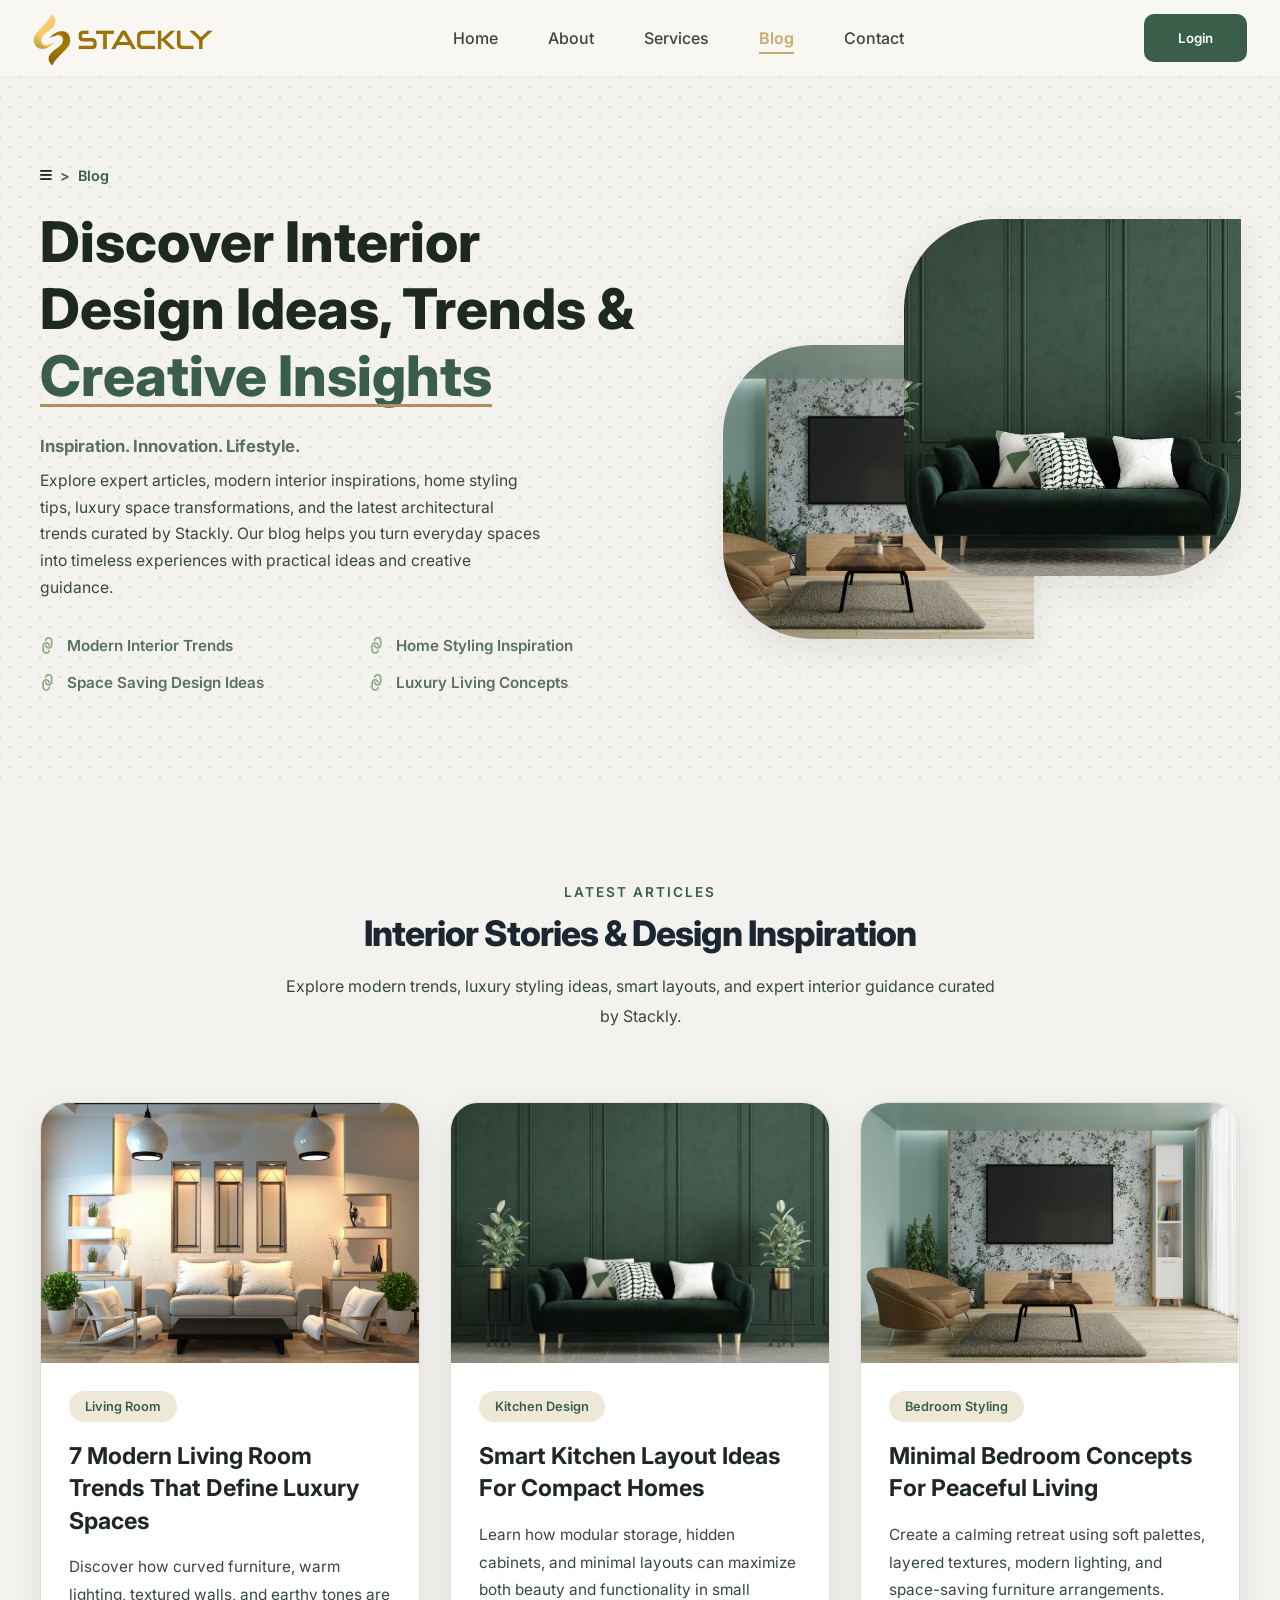
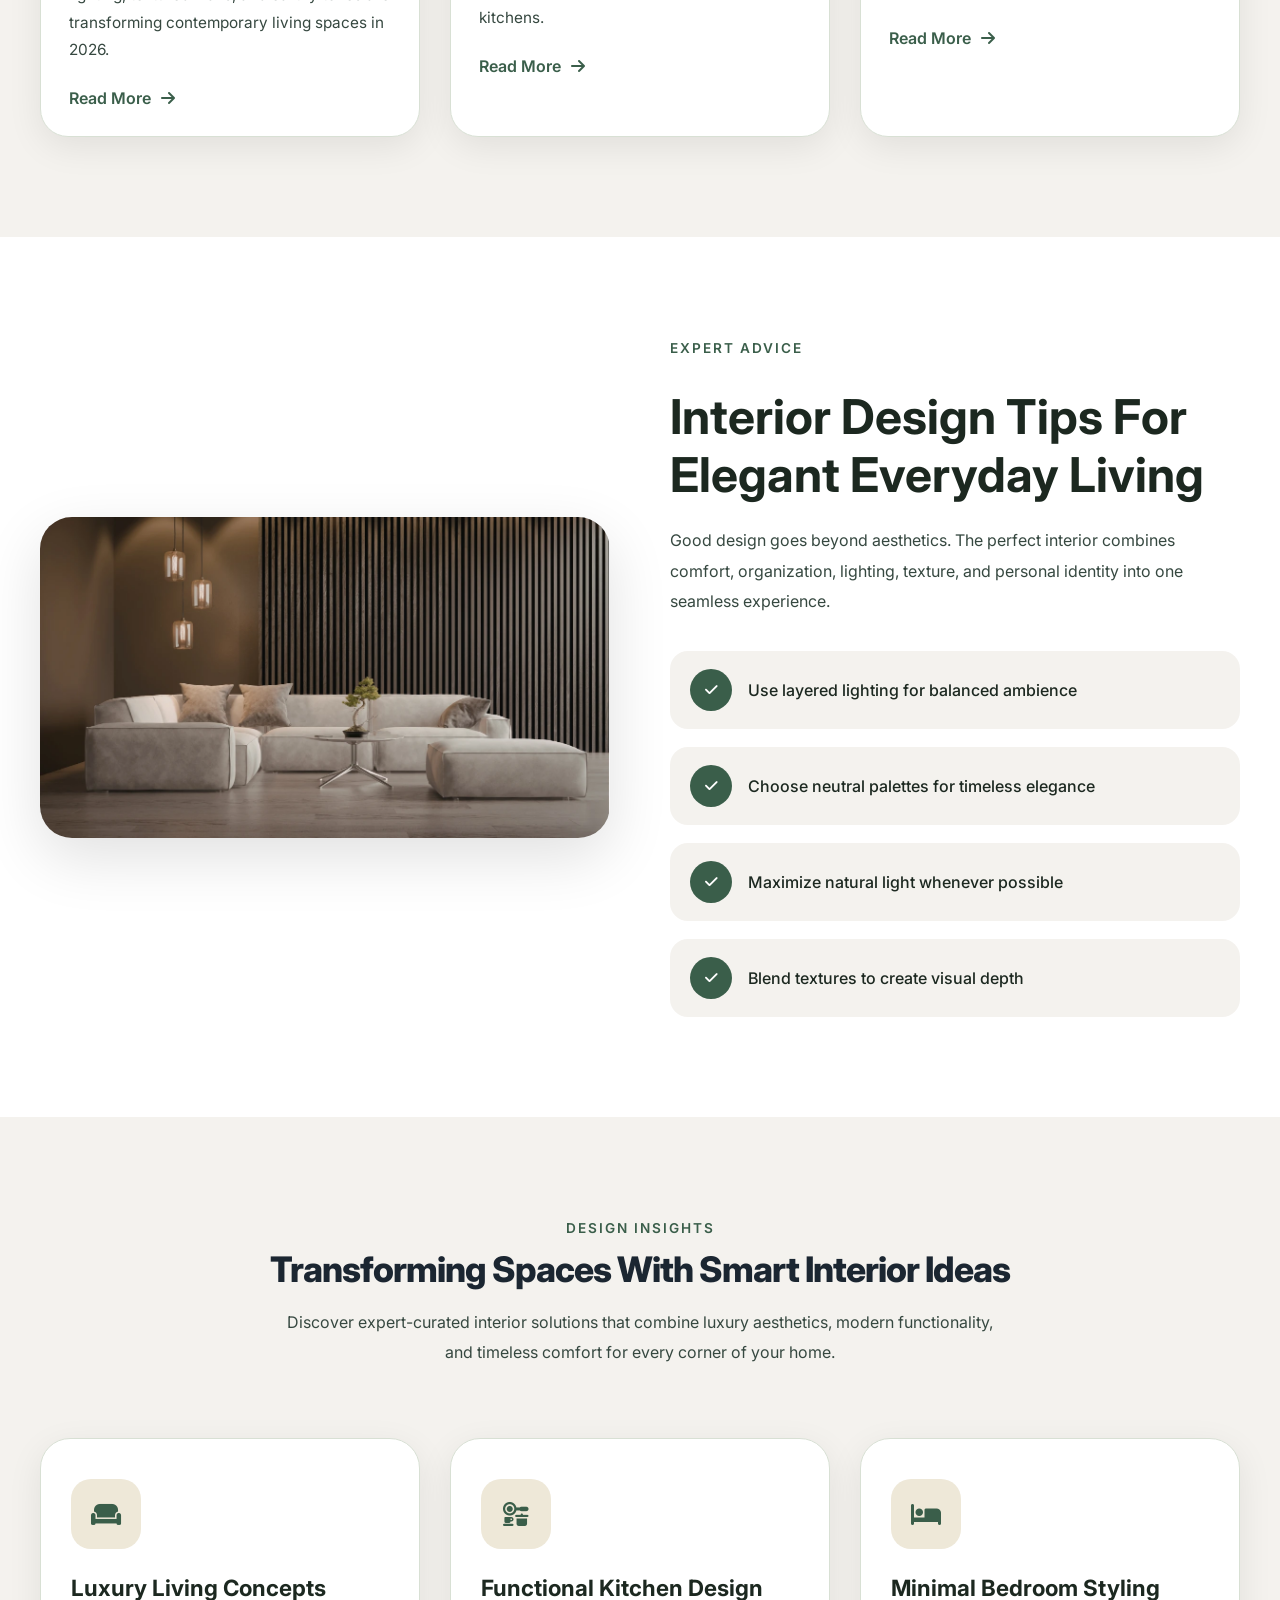
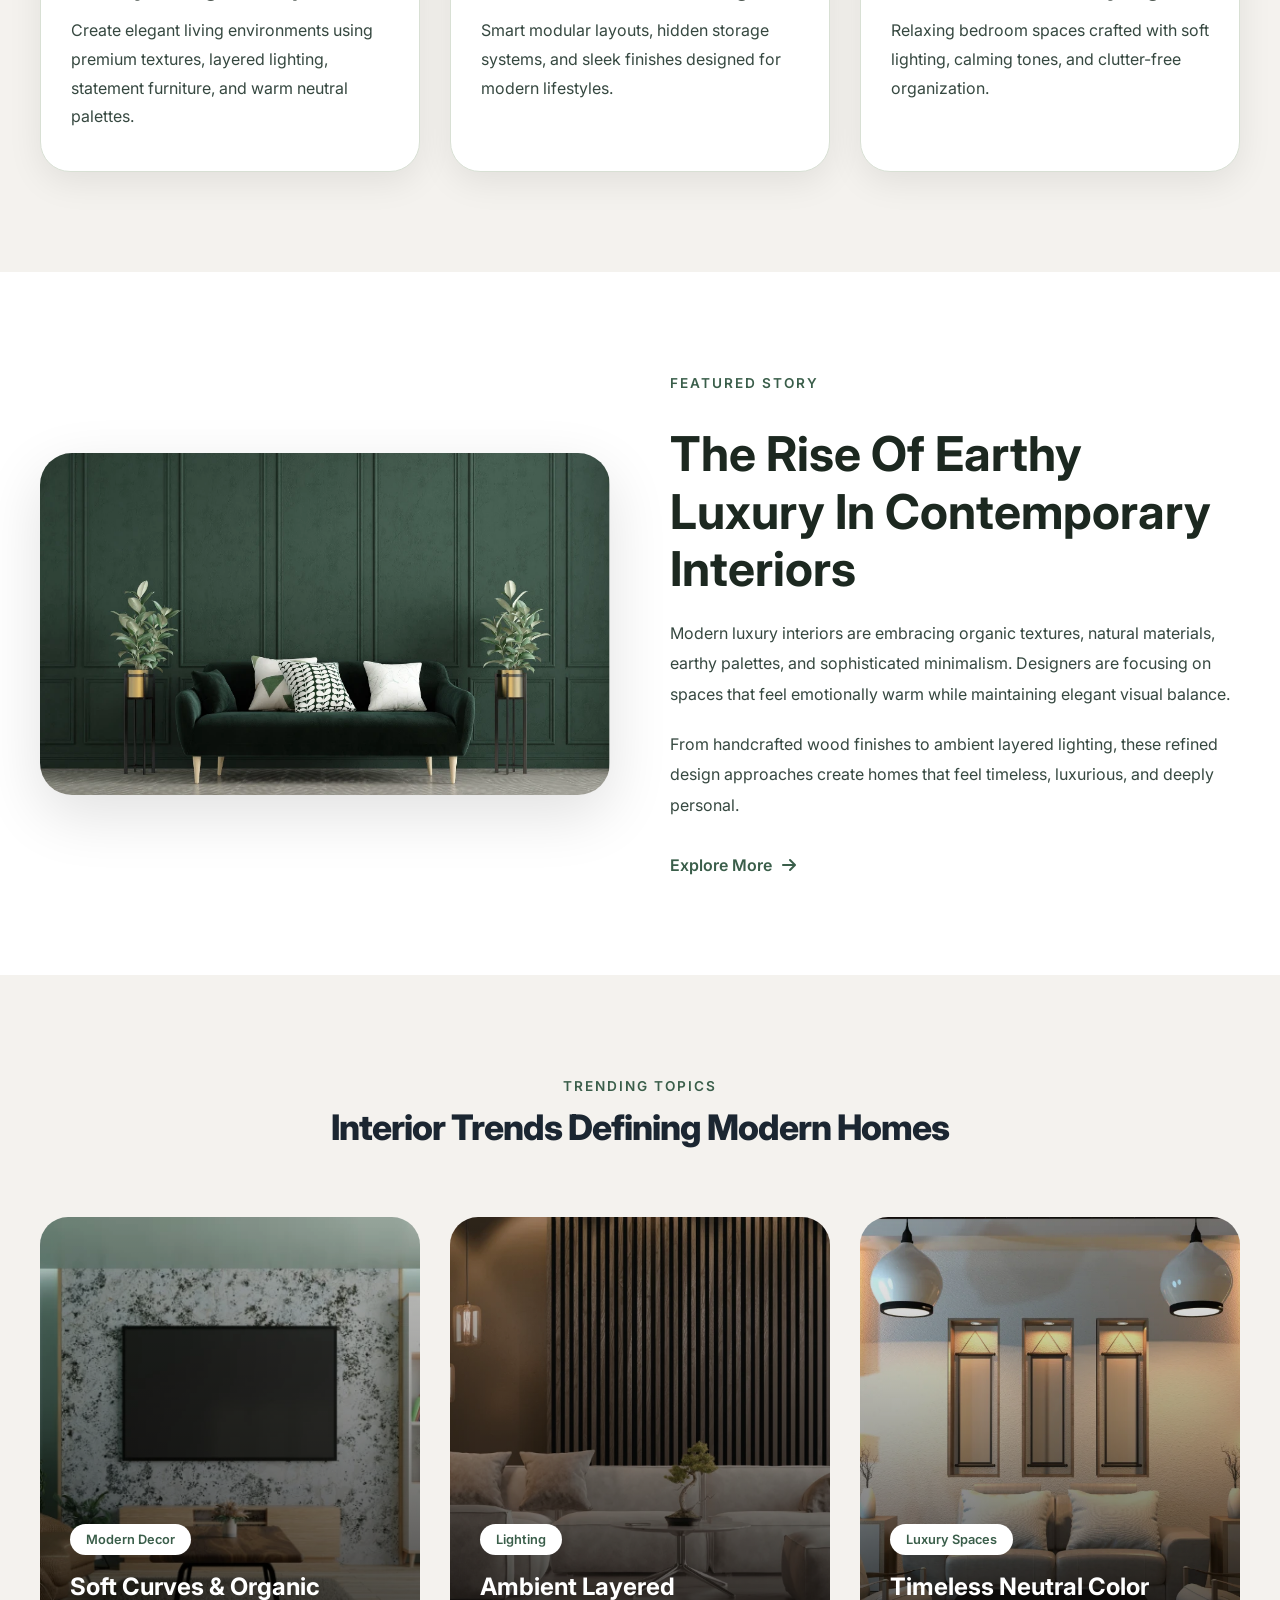
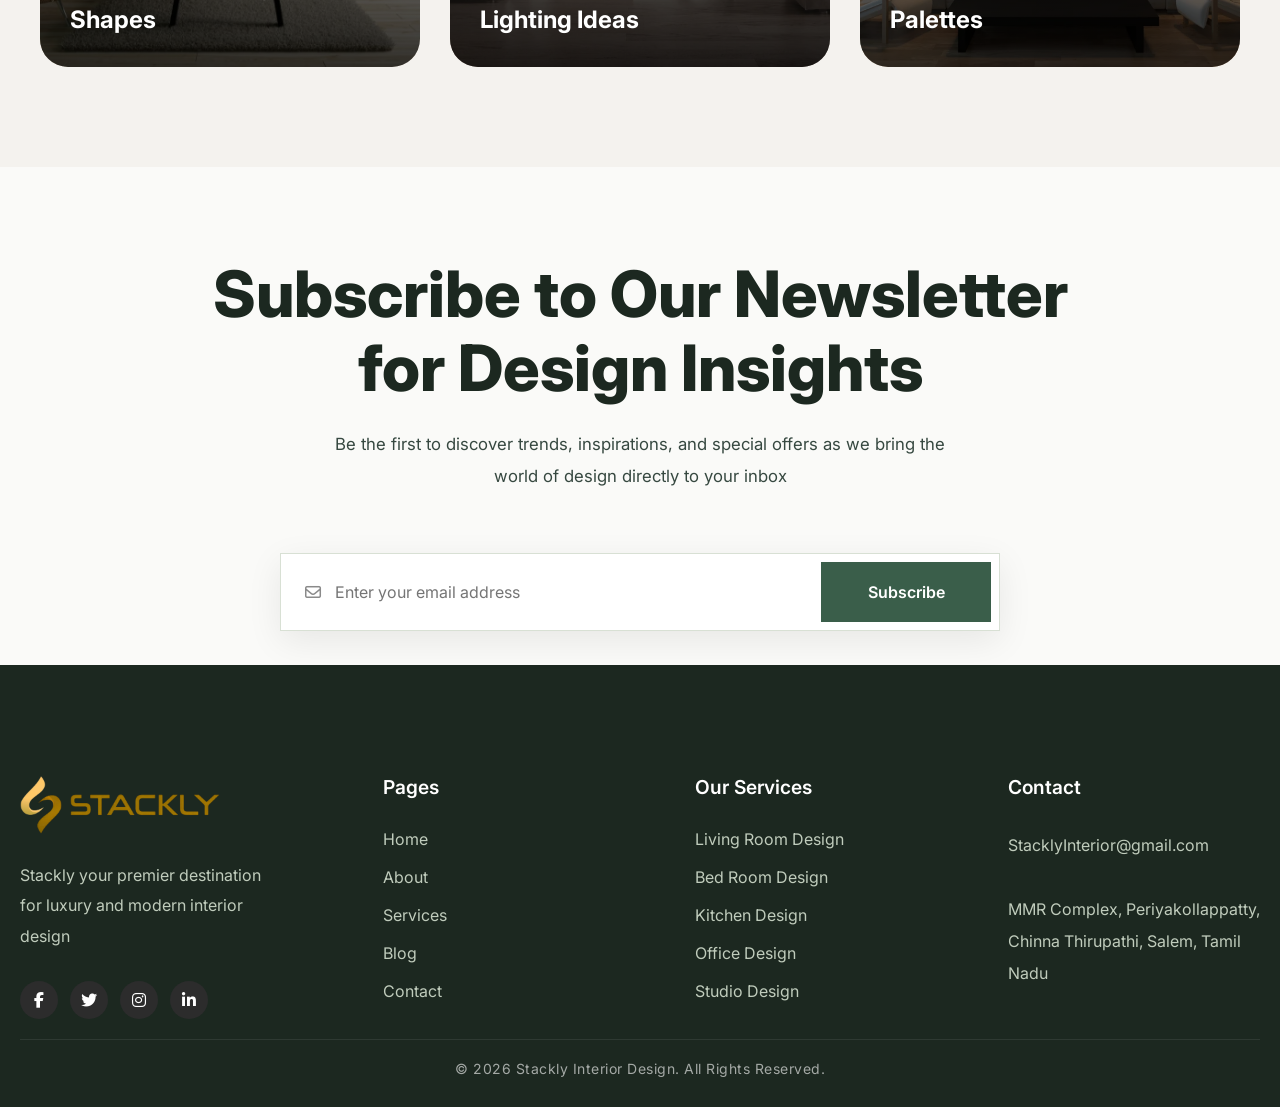
<file: blog.html>
<!DOCTYPE html>
<html lang="en">

<head>
    <meta charset="UTF-8" />
    <meta name="viewport" content="width=device-width, initial-scale=1.0" />
    <title>Stackly Interior Design</title>

    <!-- GOOGLE FONT -->
    <link rel="preconnect" href="https://fonts.googleapis.com">
    <link rel="preconnect" href="https://fonts.gstatic.com" crossorigin>
    <link href="https://fonts.googleapis.com/css2?family=Inter:wght@300;400;500;600;700;800&display=swap"
        rel="stylesheet">
        <link rel="stylesheet"
href="https://cdnjs.cloudflare.com/ajax/libs/font-awesome/6.5.1/css/all.min.css"/>

    <!-- FONT AWESOME -->
    <link rel="stylesheet" href="https://cdnjs.cloudflare.com/ajax/libs/font-awesome/6.5.2/css/all.min.css" />

    <!-- Style sheet -->
    <link rel="stylesheet" href="./style.css">
    <link rel="stylesheet" href="about.css">
    <link rel="stylesheet" href="./blog.css">

</head>

<body>

    <!-- =========================================================
       MOBILE MENU
  ========================================================== -->

    <div class="mobile-menu" id="mobileMenu">

        <i class="fa-solid fa-xmark close-menu" id="closeMenu"></i>

        <a href="./index.html">Home</a>
        <a href="./about.html">About</a>
        <a href="./service.html">Services</a>
        <a href="./blog.html">Blog</a>
        <a href="./contact.html">Contact</a>
        <a href="./login.html" class="signup-btn">
            Login
        </a>

    </div>

    <!-- =========================================================
       HEADER
  ========================================================== -->

    <header>

        <div class="container">

            <nav>

                <h1 class="logo">
                    <a href="./index.html">

                    <img src="./src/src-imgs/logo.webp" alt="">
                </a>
                </h1>

                <ul class="nav-links">

                    <li><a href="./index.html">Home</a></li>
                    <li><a href="./about.html">About</a></li>
                    <li><a href="./service.html">Services</a></li>
                    <li><a href="./blog.html">Blog</a></li>
                    <li><a href="./contact.html">Contact</a></li>

                </ul>
                <a href="./login.html">
                    <button class="signup-btn desktop-btn">
                        Login
                    </button>
                </a>

                <div class="hamburger" id="hamburger">
                    <i class="fa-solid fa-bars"></i>
                </div>

            </nav>

        </div>

    </header>

    <section class="priority-section">
    <div class="priority-container">

        <!-- Content side -->
        <div class="content-side about-slide-left">

            <div class="breadcrumb reveal">
                <i class="fa-solid fa-bars menu-icon"></i>
                <span class="separator">&gt;</span>
                <a href="./blog.html" class="breadcrumb-link">Blog</a>
            </div>

            <h1 class="main-heading reveal">
                Discover Interior Design Ideas, Trends & <span class="highlight-text">Creative Insights</span>
            </h1>

            <h3 class="sub-heading reveal">
                Inspiration. Innovation. Lifestyle.
            </h3>

            <p class="description reveal">
                Explore expert articles, modern interior inspirations, home styling tips,
                luxury space transformations, and the latest architectural trends curated by Stackly.
                Our blog helps you turn everyday spaces into timeless experiences with practical
                ideas and creative guidance.
            </p>

            <div class="services-links-grid">

                <a href="./404.html" class="service-link reveal">
                    <i class="fa-solid fa-link link-icon"></i>
                    Modern Interior Trends
                </a>

                <a href="./404.html" class="service-link reveal">
                    <i class="fa-solid fa-link link-icon"></i>
                    Home Styling Inspiration
                </a>

                <a href="./404.html" class="service-link reveal">
                    <i class="fa-solid fa-link link-icon"></i>
                    Space Saving Design Ideas
                </a>

                <a href="./404.html" class="service-link reveal">
                    <i class="fa-solid fa-link link-icon"></i>
                    Luxury Living Concepts
                </a>

            </div>

        </div>

        <!-- Graphics side -->
        <div class="graphics-side about-slide-right">

            <div class="images-composition-container">

                <div class="img-frame frame-back about-float-slow">
                    <img src="./src/src-imgs/Untitled design (2)-compressed.webp"
                        alt="Modern interior blog inspiration">
                </div>

                <div class="img-frame frame-front about-float-fast">
                    <img src="./src/src-imgs/Untitled design (5)-compressed.webp"
                        alt="Luxury home decor and architecture">
                </div>

            </div>

        </div>

    </div>
</section>

<!-- =========================================
     FEATURED BLOG SECTION
========================================= -->

<section class="featured-blog-section">

    <div class="container">

        <div class="section-header reveal">
            <span class="section-label">Latest Articles</span>
            <h2 class="section-title">
                Interior Stories & Design Inspiration
            </h2>
            <p class="section-desc">
                Explore modern trends, luxury styling ideas, smart layouts,
                and expert interior guidance curated by Stackly.
            </p>
        </div>

        <div class="blog-grid">

            <!-- BLOG CARD -->
            <article class="blog-card reveal">

                <div class="blog-image">
                    <img src="./src/src-imgs/Untitled design (7)-compressed.webp"
                        alt="Modern Living Room">
                </div>

                <div class="blog-content">

                    <span class="blog-category">
                        Living Room
                    </span>

                    <h3 class="blog-title">
                        7 Modern Living Room Trends That Define Luxury Spaces
                    </h3>

                    <p class="blog-text">
                        Discover how curved furniture, warm lighting,
                        textured walls, and earthy tones are transforming
                        contemporary living spaces in 2026.
                    </p>

                    <a href="./404.html" class="blog-btn">
                        Read More
                        <i class="fa-solid fa-arrow-right"></i>
                    </a>

                </div>

            </article>

            <!-- BLOG CARD -->
            <article class="blog-card reveal">

                <div class="blog-image">
                    <img src="./src/src-imgs/Untitled design (5)-compressed.webp"
                        alt="Kitchen Interior">
                </div>

                <div class="blog-content">

                    <span class="blog-category">
                        Kitchen Design
                    </span>

                    <h3 class="blog-title">
                        Smart Kitchen Layout Ideas For Compact Homes
                    </h3>

                    <p class="blog-text">
                        Learn how modular storage, hidden cabinets,
                        and minimal layouts can maximize both beauty
                        and functionality in small kitchens.
                    </p>

                    <a href="./404.html" class="blog-btn">
                        Read More
                        <i class="fa-solid fa-arrow-right"></i>
                    </a>

                </div>

            </article>

            <!-- BLOG CARD -->
            <article class="blog-card reveal">

                <div class="blog-image">
                    <img src="./src/src-imgs/Untitled design (2)-compressed.webp"
                        alt="Bedroom Interior">
                </div>

                <div class="blog-content">

                    <span class="blog-category">
                        Bedroom Styling
                    </span>

                    <h3 class="blog-title">
                        Minimal Bedroom Concepts For Peaceful Living
                    </h3>

                    <p class="blog-text">
                        Create a calming retreat using soft palettes,
                        layered textures, modern lighting, and space-saving
                        furniture arrangements.
                    </p>

                    <a href="./404.html" class="blog-btn">
                        Read More
                        <i class="fa-solid fa-arrow-right"></i>
                    </a>

                </div>

            </article>

        </div>

    </div>

</section>

<!-- =========================================
     DESIGN TIPS SECTION
========================================= -->

<section class="design-tips-section">

    <div class="container">

        <div class="tips-wrapper">

            <div class="tips-image reveal">
                <img src="./src/src-imgs/Untitled design (6)-compressed.webp"
                    alt="Interior Design Tips">
            </div>

            <div class="tips-content reveal">

                <span class="section-label">
                    Expert Advice
                </span>

                <h2 class="tips-title">
                    Interior Design Tips For Elegant Everyday Living
                </h2>

                <p class="tips-text">
                    Good design goes beyond aesthetics. The perfect interior
                    combines comfort, organization, lighting, texture,
                    and personal identity into one seamless experience.
                </p>

                <div class="tips-list">

                    <div class="tip-item">
                        <i class="fa-solid fa-check"></i>
                        <span>Use layered lighting for balanced ambience</span>
                    </div>

                    <div class="tip-item">
                        <i class="fa-solid fa-check"></i>
                        <span>Choose neutral palettes for timeless elegance</span>
                    </div>

                    <div class="tip-item">
                        <i class="fa-solid fa-check"></i>
                        <span>Maximize natural light whenever possible</span>
                    </div>

                    <div class="tip-item">
                        <i class="fa-solid fa-check"></i>
                        <span>Blend textures to create visual depth</span>
                    </div>

                </div>

            </div>

        </div>

    </div>

</section>

<!-- =========================================
     INTERIOR INSIGHTS SECTION
========================================= -->

<section class="interior-insights-section">

    <div class="container">

        <div class="section-header reveal">
            <span class="section-label">Design Insights</span>

            <h2 class="section-title">
                Transforming Spaces With Smart Interior Ideas
            </h2>

            <p class="section-desc">
                Discover expert-curated interior solutions that combine
                luxury aesthetics, modern functionality, and timeless comfort
                for every corner of your home.
            </p>
        </div>

        <div class="insights-grid">

            <!-- CARD -->
            <div class="insight-card reveal">

                <div class="insight-icon">
                    <i class="fa-solid fa-couch"></i>
                </div>

                <h3>
                    Luxury Living Concepts
                </h3>

                <p>
                    Create elegant living environments using premium textures,
                    layered lighting, statement furniture, and warm neutral palettes.
                </p>

            </div>

            <!-- CARD -->
            <div class="insight-card reveal">

                <div class="insight-icon">
                    <i class="fa-solid fa-kitchen-set"></i>
                </div>

                <h3>
                    Functional Kitchen Design
                </h3>

                <p>
                    Smart modular layouts, hidden storage systems,
                    and sleek finishes designed for modern lifestyles.
                </p>

            </div>

            <!-- CARD -->
            <div class="insight-card reveal">

                <div class="insight-icon">
                    <i class="fa-solid fa-bed"></i>
                </div>

                <h3>
                    Minimal Bedroom Styling
                </h3>

                <p>
                    Relaxing bedroom spaces crafted with soft lighting,
                    calming tones, and clutter-free organization.
                </p>

            </div>

        </div>

    </div>

</section>

<!-- =========================================
     FEATURE ARTICLE SECTION
========================================= -->

<section class="feature-article-section">

    <div class="container">

        <div class="feature-wrapper">

            <!-- IMAGE -->
            <div class="feature-image reveal">

                <img src="./src/src-imgs/Untitled design (5)-compressed.webp"
                    alt="Modern Interior">

            </div>

            <!-- CONTENT -->
            <div class="feature-content reveal">

                <span class="section-label">
                    Featured Story
                </span>

                <h2 class="feature-title">
                    The Rise Of Earthy Luxury In Contemporary Interiors
                </h2>

                <p class="feature-text">
                    Modern luxury interiors are embracing organic textures,
                    natural materials, earthy palettes, and sophisticated
                    minimalism. Designers are focusing on spaces that feel
                    emotionally warm while maintaining elegant visual balance.
                </p>

                <p class="feature-text">
                    From handcrafted wood finishes to ambient layered lighting,
                    these refined design approaches create homes that feel
                    timeless, luxurious, and deeply personal.
                </p>

                <a href="./404.html" class="feature-btn">
                    Explore More
                    <i class="fa-solid fa-arrow-right"></i>
                </a>

            </div>

        </div>

    </div>

</section>

<!-- =========================================
     TREND SECTION
========================================= -->

<section class="trend-section">

    <div class="container">

        <div class="section-header reveal">

            <span class="section-label">
                Trending Topics
            </span>

            <h2 class="section-title">
                Interior Trends Defining Modern Homes
            </h2>

        </div>

        <div class="trend-grid">

            <!-- TREND -->
            <div class="trend-card reveal">

                <img src="./src/src-imgs/Untitled design (2)-compressed.webp"
                    alt="Interior Trend">

                <div class="trend-content">

                    <span>Modern Decor</span>

                    <h3>
                        Soft Curves & Organic Shapes
                    </h3>

                </div>

            </div>

            <!-- TREND -->
            <div class="trend-card reveal">

                <img src="./src/src-imgs/Untitled design (6)-compressed.webp"
                    alt="Interior Trend">

                <div class="trend-content">

                    <span>Lighting</span>

                    <h3>
                        Ambient Layered Lighting Ideas
                    </h3>

                </div>

            </div>

            <!-- TREND -->
            <div class="trend-card reveal">

                <img src="./src/src-imgs/Untitled design (7)-compressed.webp"
                    alt="Interior Trend">

                <div class="trend-content">

                    <span>Luxury Spaces</span>

                    <h3>
                        Timeless Neutral Color Palettes
                    </h3>

                </div>

            </div>

        </div>

    </div>

</section>

    <section class="newsletter">

        <div class="container">

            <div class="newsletter-content">

                <h1>
                    Subscribe to Our Newsletter <br>
                    for Design Insights
                </h1>

                <p>
                    Be the first to discover trends, inspirations, and special offers
                    as we bring the world of design directly to your inbox
                </p>

            </div>

            <!-- SUBSCRIBE BOX -->

            <div class="subscribe-wrapper">

                <div class="input-box">

                    <i class="fa-regular fa-envelope"></i>

                    <input type="email" id="newsletterEmail" placeholder="Enter your email address">

                </div>

                <button class="subscribe-btn" id="subscribeBtn">
                    Subscribe
                </button>

            </div>

            <!-- ERROR / SUCCESS MESSAGE -->

            <p class="email-message" id="emailMessage"></p>

        </div>

    </section>
    <!-- =====================================================
       FOOTER
  ===================================================== -->
    <footer>

        <div class="container">

            <div class="footer-wrapper">

                <!-- COLUMN 1 -->

                <div class="footer-column">

                    <h1 class="footer-logo">
                        <a href="./index.html">
                            <img src="./src/src-imgs/logo.webp" alt="">
                        </a>
                    </h1>

                    <p class="footer-about">
                        Stackly your premier destination for luxury and modern interior design
                    </p>

                    <div class="social-icons">

                        <a href="./404.html">
                            <i class="fa-brands fa-facebook-f"></i>
                        </a>

                        <a href="./404.html">
                            <i class="fa-brands fa-twitter"></i>
                        </a>

                        <a href="./404.html">
                            <i class="fa-brands fa-instagram"></i>
                        </a>

                        <a href="./404.html">
                            <i class="fa-brands fa-linkedin-in"></i>
                        </a>

                    </div>

                </div>

                <!-- COLUMN 2 -->

                <div class="footer-column">

                    <h3>Pages</h3>

                    <div class="footer-links">

                        <a href="./index.html">Home</a>
                        <a href="./about.html">About</a>
                        <a href="./service.html">Services</a>
                        <a href="./blog.html">Blog</a>
                        <a href="./contact.html">Contact</a>

                    </div>

                </div>

                <!-- COLUMN 3 -->

                <div class="footer-column">

                    <h3>Our Services</h3>

                    <div class="footer-links">

                        <a href="./404.html">Living Room Design</a>
                        <a href="./404.html">Bed Room Design</a>
                        <a href="./404.html">Kitchen Design</a>
                        <a href="./404.html">Office Design</a>
                        <a href="./404.html">Studio Design</a>

                    </div>

                </div>

                <!-- COLUMN 4 -->

                <div class="footer-column">

                    <h3>Contact</h3>

                    <div class="footer-contact">

                        <p>StacklyInterior@gmail.com</p>

                        <br>

                        <p>
                            MMR Complex, Periyakollappatty,
                            <br>
                             Chinna Thirupathi, Salem, Tamil Nadu 
                        </p>

                    </div>

                </div>

            </div>
            <div class="footer-bottom">
            <p>
                © 2026 Stackly Interior Design. All Rights Reserved.
            </p>
        </div>
        </div>

    </footer>

    <!-- =========================================================
       JAVASCRIPT
  ========================================================== -->

    <script src="./mobileMenu.js"></script>
    <script src="./animation.js"></script>
    <script src="./newsletterEmail.js"></script>
    <script src="./nav.js"></script>
    <script src="./about.js"></script>
</body>

</html>
</file>
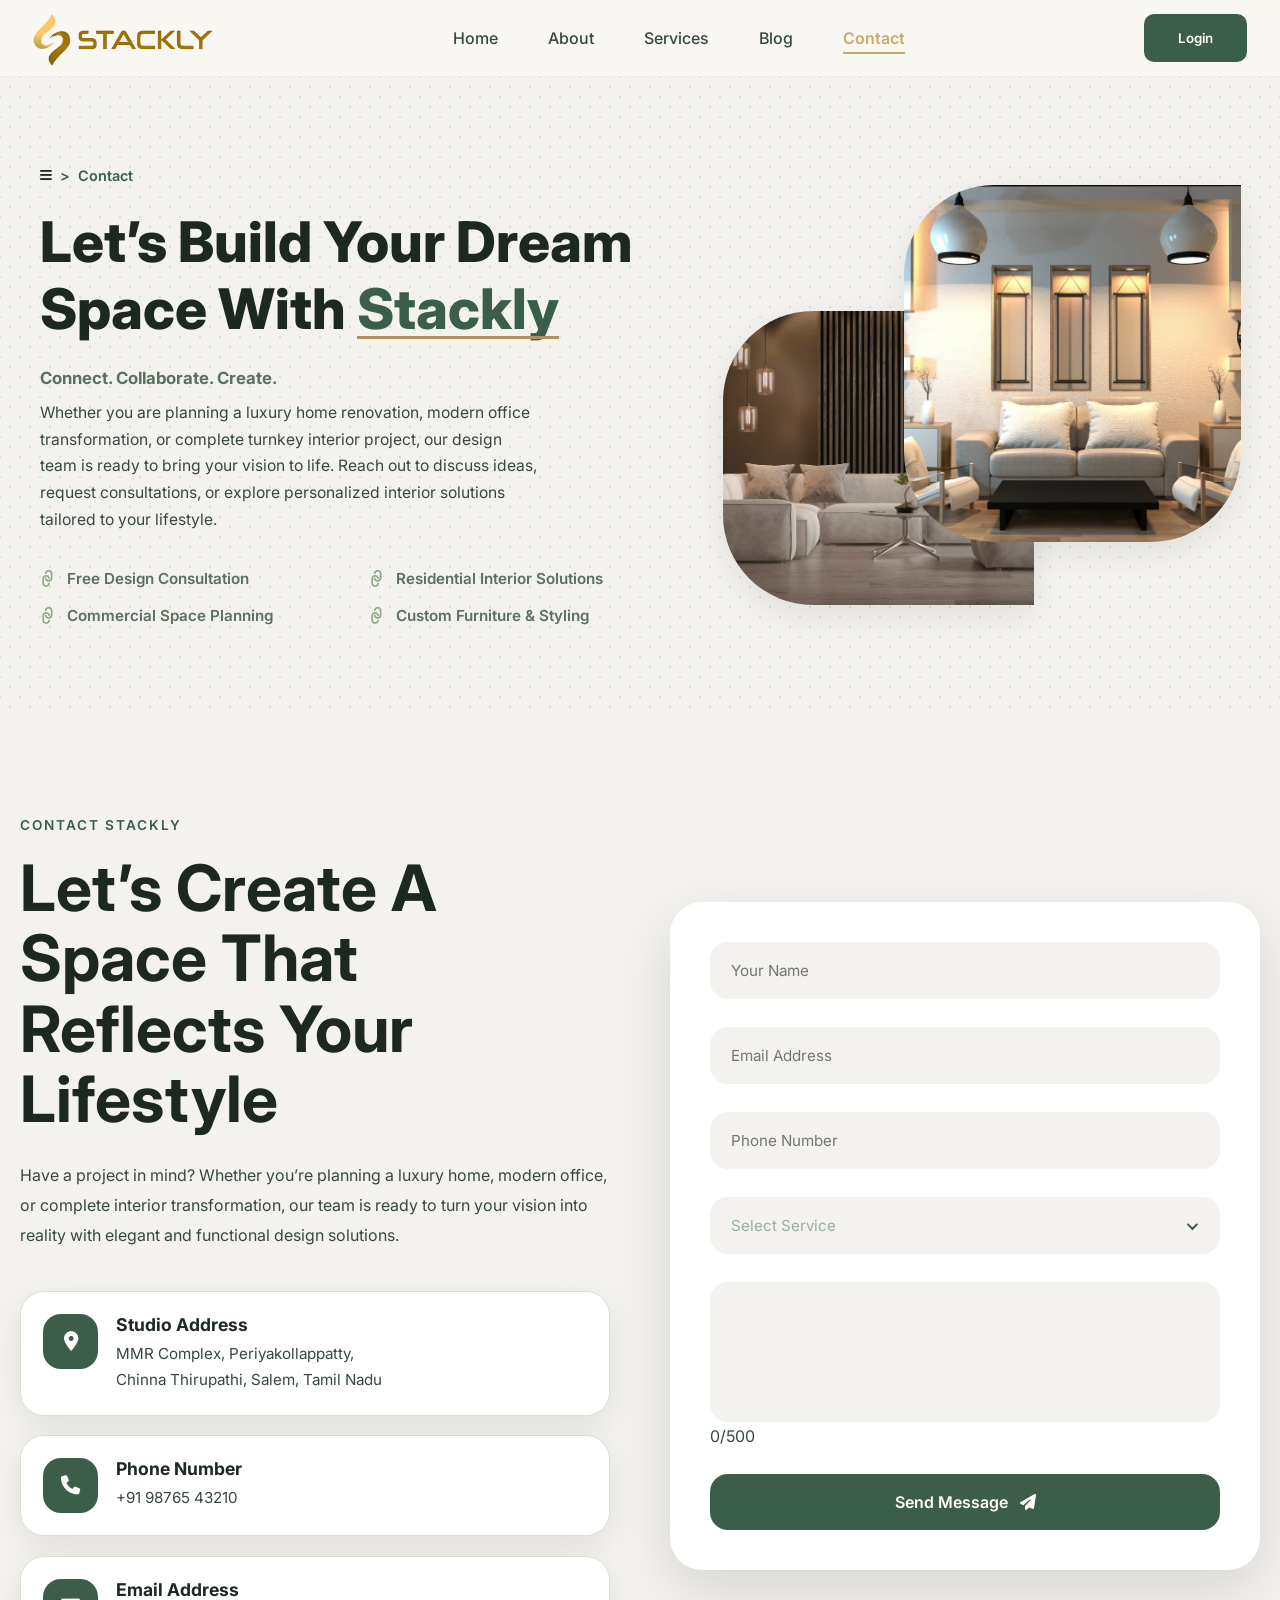
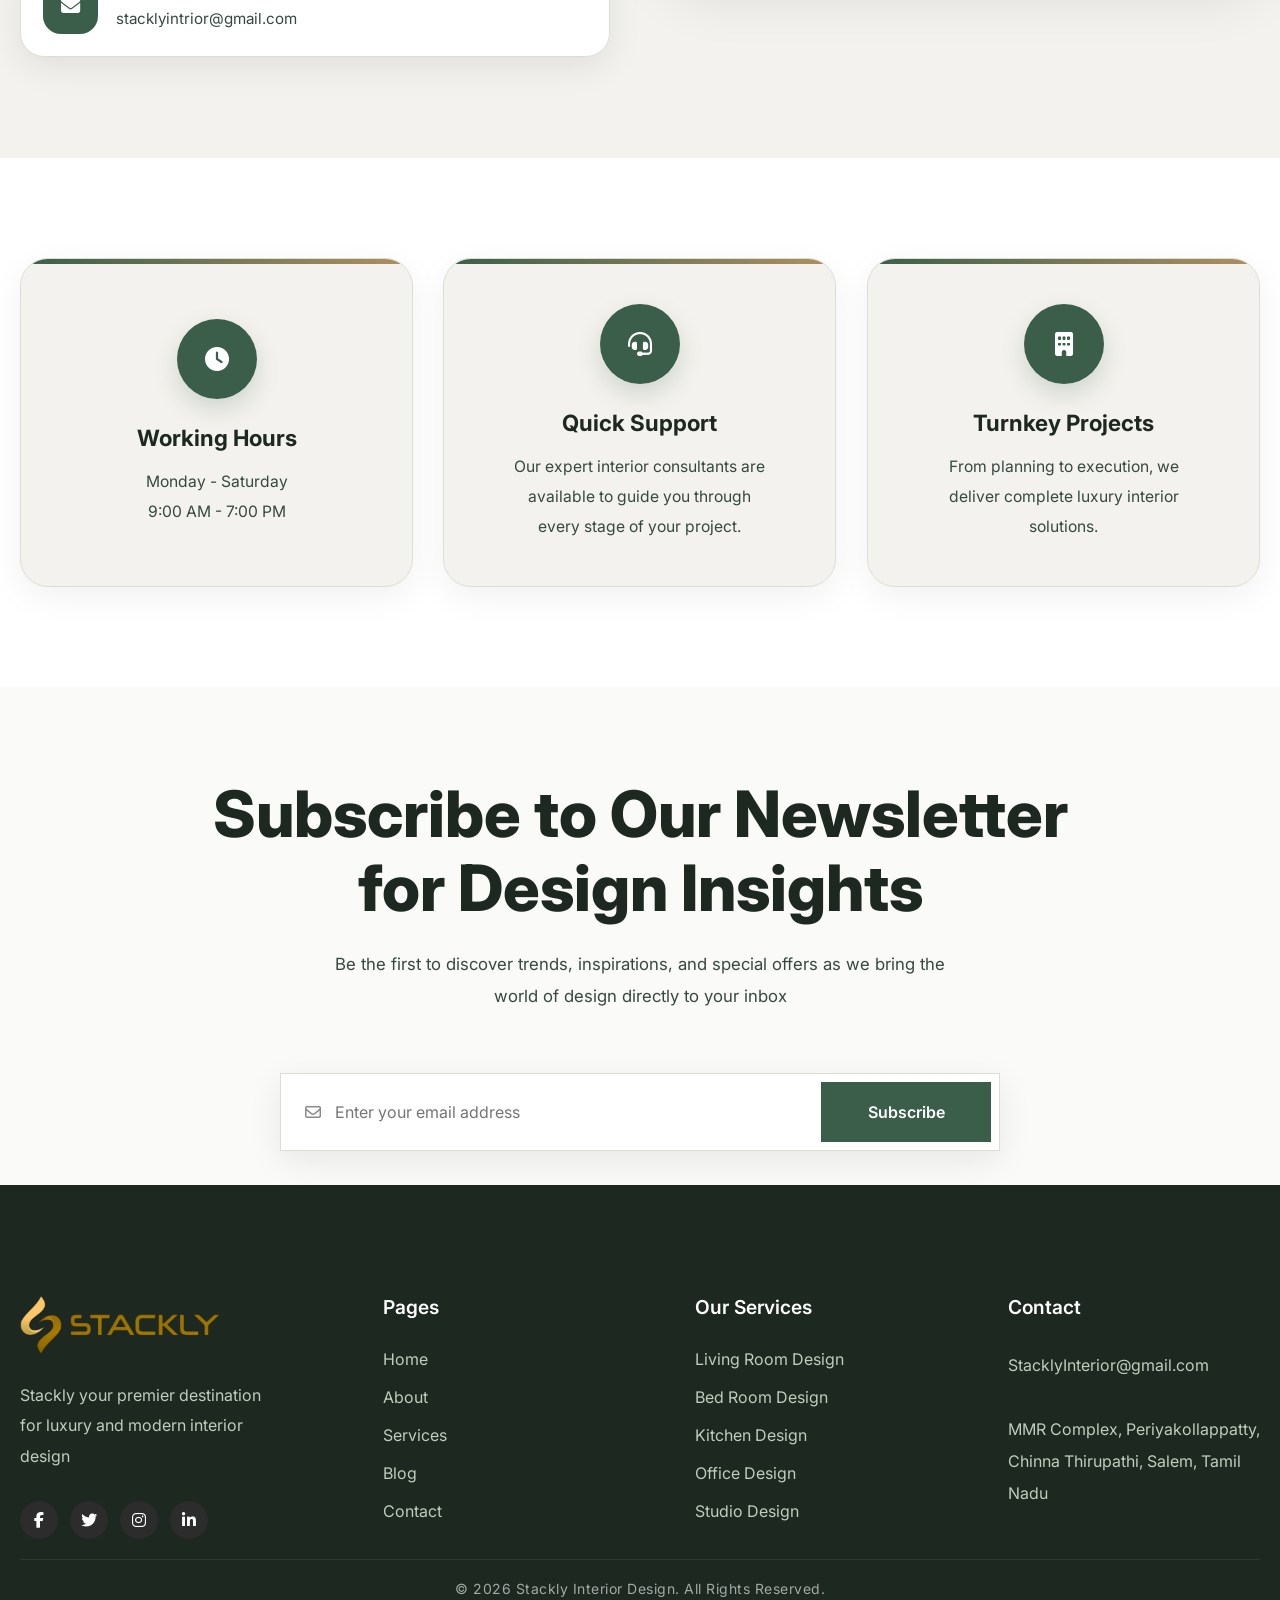
<file: contact.html>
<!DOCTYPE html>
<html lang="en">

<head>
    <meta charset="UTF-8" />
    <meta name="viewport" content="width=device-width, initial-scale=1.0" />
    <title>Stackly Interior Design</title>

    <!-- GOOGLE FONT -->
    <link rel="preconnect" href="https://fonts.googleapis.com">
    <link rel="preconnect" href="https://fonts.gstatic.com" crossorigin>
    <link href="https://fonts.googleapis.com/css2?family=Inter:wght@300;400;500;600;700;800&display=swap"
        rel="stylesheet">

    <!-- FONT AWESOME -->
    <link rel="stylesheet" href="https://cdnjs.cloudflare.com/ajax/libs/font-awesome/6.5.2/css/all.min.css" />
   
    <!-- Style sheet -->
    <link rel="stylesheet" href="./style.css">
    <link rel="stylesheet" href="./about.css">
    <link rel="stylesheet" href="./contact.css">

</head>

<body>

    <!-- =========================================================
       MOBILE MENU
  ========================================================== -->

    <div class="mobile-menu" id="mobileMenu">

        <i class="fa-solid fa-xmark close-menu" id="closeMenu"></i>

        <a href="./index.html">Home</a>
        <a href="./about.html">About</a>
        <a href="./service.html">Services</a>
        <a href="./blog.html">Blog</a>
        <a href="./contact.html">Contact</a>
        <a  href= "./login.html"class="signup-btn">
            Login
        </a>

    </div>

    <!-- =========================================================
       HEADER
  ========================================================== -->

    <header>

        <div class="container">

            <nav>

               <h1 class="logo">
                    <a href="./index.html">

                    <img src="./src/src-imgs/logo.webp" alt="">
                </a>
                </h1>

                <ul class="nav-links">

                    <li><a href="./index.html">Home</a></li>
                    <li><a href="./about.html">About</a></li>
                    <li><a href="./service.html">Services</a></li>
                    <li><a href="./blog.html">Blog</a></li>
                    <li><a href="./contact.html">Contact</a></li>

                </ul>
                <a href="./login.html">

                    <button class="signup-btn desktop-btn">
                        Login
                    </button>
                </a>

                <div class="hamburger" id="hamburger">
                    <i class="fa-solid fa-bars"></i>
                </div>

            </nav>

        </div>

    </header>
    <section class="priority-section">

    <div class="priority-container">

        <!-- CONTENT SIDE -->
        <div class="content-side about-slide-left">

            <div class="breadcrumb reveal">
                <i class="fa-solid fa-bars menu-icon"></i>
                <span class="separator">&gt;</span>

                <a href="./contact.html" class="breadcrumb-link">
                    Contact
                </a>
            </div>

            <h1 class="main-heading reveal">
                Let’s Build Your Dream Space With <span class="highlight-text">Stackly</span>
            </h1>

            <h3 class="sub-heading reveal">
                Connect. Collaborate. Create.
            </h3>

            <p class="description reveal">
                Whether you are planning a luxury home renovation, modern office transformation,
                or complete turnkey interior project, our design team is ready to bring your
                vision to life. Reach out to discuss ideas, request consultations,
                or explore personalized interior solutions tailored to your lifestyle.
            </p>

            <div class="services-links-grid">

                <a href="./404.html" class="service-link reveal">
                    <i class="fa-solid fa-link link-icon"></i>
                    Free Design Consultation
                </a>

                <a href="./404.html" class="service-link reveal">
                    <i class="fa-solid fa-link link-icon"></i>
                    Residential Interior Solutions
                </a>

                <a href="./404.html" class="service-link reveal">
                    <i class="fa-solid fa-link link-icon"></i>
                    Commercial Space Planning
                </a>

                <a href="./404.html" class="service-link reveal">
                    <i class="fa-solid fa-link link-icon"></i>
                    Custom Furniture & Styling
                </a>

            </div>

        </div>

        <!-- IMAGE SIDE -->
        <div class="graphics-side about-slide-right">

            <div class="images-composition-container">

                <div class="img-frame frame-back about-float-slow">
                    <img src="./src/src-imgs/Untitled design (6)-compressed.webp"
                        alt="Interior consultation and planning">
                </div>

                <div class="img-frame frame-front about-float-fast">
                    <img src="./src/src-imgs/Untitled design (7)-compressed.webp"
                        alt="Luxury modern interior design">
                </div>

            </div>

        </div>

    </div>

</section>


<!-- =========================================
     CONTACT HERO SECTION
========================================= -->

<section class="contact-hero-section">

    <div class="contact-container">

        <!-- LEFT CONTENT -->
        <div class="contact-content reveal">

            <span class="contact-label">
                Contact Stackly
            </span>

            <h1 class="contact-title">
                Let’s Create A Space That Reflects Your Lifestyle
            </h1>

            <p class="contact-description">
                Have a project in mind? Whether you’re planning a luxury home,
                modern office, or complete interior transformation,
                our team is ready to turn your vision into reality with
                elegant and functional design solutions.
            </p>

            <!-- CONTACT INFO -->
            <div class="contact-info-wrapper">

                <div class="contact-info-card reveal">
                    <i class="fa-solid fa-location-dot"></i>

                    <div>
                        <h3>Studio Address</h3>
                                <p>
                            MMR Complex, Periyakollappatty,
                            <br>
                             Chinna Thirupathi, Salem, Tamil Nadu 
                        </p>                    </div>
                </div>

                <div class="contact-info-card reveal">
                    <i class="fa-solid fa-phone"></i>

                    <div>
                        <h3>Phone Number</h3>
                        <p>+91 98765 43210</p>
                    </div>
                </div>

                <div class="contact-info-card reveal">
                    <i class="fa-solid fa-envelope"></i>

                    <div>
                        <h3>Email Address</h3>
                        <p>stacklyintrior@gmail.com</p>
                    </div>
                </div>

            </div>

        </div>

        <!-- RIGHT FORM -->
        <div class="contact-form-wrapper reveal">

           <form class="contact-form">

    <!-- NAME -->
    <div class="form-group">
        <input type="text" id="name" placeholder="Your Name">

        <small class="error-message"></small>
    </div>

    <!-- EMAIL -->
    <div class="form-group">
        <input type="email" id="email" placeholder="Email Address">

        <small class="error-message"></small>
    </div>

    <!-- PHONE -->
    <div class="form-group">
        <input type="text" id="phone" placeholder="Phone Number">

        <small class="error-message"></small>
    </div>

    <!-- SERVICE -->
   <div class="form-group">

    <div class="css-dropdown">

        <details class="dropdown-wrapper">

            <!-- TRIGGER -->
            <summary class="dropdown-trigger">
                <span class="trigger-text">
                    Select Service
                </span>

                <div class="dropdown-arrow"></div>
            </summary>

            <!-- OPTIONS -->
            <div class="dropdown-options">

                <label class="option-item">
                    <input type="radio" name="service" value="Living Room Interior">
                    <span class="option-text">
                        Living Room Interior
                    </span>
                </label>

                <label class="option-item">
                    <input type="radio" name="service" value="Bedroom Design">
                    <span class="option-text">
                        Bedroom Design
                    </span>
                </label>

                <label class="option-item">
                    <input type="radio" name="service" value="Office Space">
                    <span class="option-text">
                        Office Space
                    </span>
                </label>

                <label class="option-item">
                    <input type="radio" name="service" value="Kitchen Interior">
                    <span class="option-text">
                        Kitchen Interior
                    </span>
                </label>

            </div>

        </details>

    </div>

    <small class="error-message"></small>

</div>

    <!-- MESSAGE -->
    <div class="form-group">

    <textarea 
        id="message" 
        rows="5"
        maxlength="500"
        placeholder="Tell us about your project...">
    </textarea>

    <div class="text-count">
        <span id="charCount">0</span>/500
    </div>

    <small class="error-message"></small>

</div>

    <!-- BUTTON -->
    <button type="submit" class="contact-btn">
        Send Message
        <i class="fa-solid fa-paper-plane"></i>
    </button>

</form>
        </div>

    </div>

</section>

<!-- =========================================
     MAP / SHOWCASE SECTION
========================================= -->
<!-- =========================================
     CONTACT SHOWCASE SECTION
========================================= -->

<section class="contact-showcase-section">

    <div class="showcase-grid">

        <!-- CARD -->
        <div class="showcase-card reveal">

            <div class="showcase-icon">
                <i class="fa-solid fa-clock"></i>
            </div>

            <h3>Working Hours</h3>

            <p>
                Monday - Saturday <br>
                9:00 AM - 7:00 PM
            </p>

        </div>

        <!-- CARD -->
        <div class="showcase-card reveal">

            <div class="showcase-icon">
                <i class="fa-solid fa-headset"></i>
            </div>

            <h3>Quick Support</h3>

            <p>
                Our expert interior consultants are available
                to guide you through every stage of your project.
            </p>

        </div>

        <!-- CARD -->
        <div class="showcase-card reveal">

            <div class="showcase-icon">
                <i class="fa-solid fa-building"></i>
            </div>

            <h3>Turnkey Projects</h3>

            <p>
                From planning to execution,
                we deliver complete luxury interior solutions.
            </p>

        </div>

    </div>

</section>

    <section class="newsletter">

        <div class="container">

            <div class="newsletter-content">

                <h1>
                    Subscribe to Our Newsletter <br>
                    for Design Insights
                </h1>

                <p>
                    Be the first to discover trends, inspirations, and special offers
                    as we bring the world of design directly to your inbox
                </p>

            </div>

            <!-- SUBSCRIBE BOX -->

            <div class="subscribe-wrapper">

                <div class="input-box">

                    <i class="fa-regular fa-envelope"></i>

                    <input type="email" id="newsletterEmail" placeholder="Enter your email address">

                </div>

                <button class="subscribe-btn" id="subscribeBtn">
                    Subscribe
                </button>

            </div>

            <!-- ERROR / SUCCESS MESSAGE -->

            <p class="email-message" id="emailMessage"></p>

        </div>

    </section>
    <!-- =====================================================
       FOOTER
  ===================================================== -->
 <footer>

        <div class="container">

            <div class="footer-wrapper">

                <!-- COLUMN 1 -->

                <div class="footer-column">

                    <h1 class="footer-logo">
                        <a href="./index.html">
                            <img src="./src/src-imgs/logo.webp" alt="">
                        </a>
                    </h1>

                    <p class="footer-about">
                        Stackly your premier destination for luxury and modern interior design
                    </p>

                    <div class="social-icons">

                        <a href="./404.html">
                            <i class="fa-brands fa-facebook-f"></i>
                        </a>

                        <a href="./404.html">
                            <i class="fa-brands fa-twitter"></i>
                        </a>

                        <a href="./404.html">
                            <i class="fa-brands fa-instagram"></i>
                        </a>

                        <a href="./404.html">
                            <i class="fa-brands fa-linkedin-in"></i>
                        </a>

                    </div>

                </div>

                <!-- COLUMN 2 -->

                <div class="footer-column">

                    <h3>Pages</h3>

                    <div class="footer-links">

                        <a href="./index.html">Home</a>
                        <a href="./about.html">About</a>
                        <a href="./service.html">Services</a>
                        <a href="./blog.html">Blog</a>
                        <a href="./contact.html">Contact</a>

                    </div>

                </div>

                <!-- COLUMN 3 -->

                <div class="footer-column">

                    <h3>Our Services</h3>

                    <div class="footer-links">

                        <a href="./404.html">Living Room Design</a>
                        <a href="./404.html">Bed Room Design</a>
                        <a href="./404.html">Kitchen Design</a>
                        <a href="./404.html">Office Design</a>
                        <a href="./404.html">Studio Design</a>

                    </div>

                </div>

                <!-- COLUMN 4 -->

                <div class="footer-column">

                    <h3>Contact</h3>

                    <div class="footer-contact">

                        <p>StacklyInterior@gmail.com</p>

                        <br>

                       <p>
                            MMR Complex, Periyakollappatty,
                            <br>
                             Chinna Thirupathi, Salem, Tamil Nadu 
                        </p>


                    </div>

                </div>

            </div>
            <div class="footer-bottom">
            <p>
                © 2026 Stackly Interior Design. All Rights Reserved.
            </p>
        </div>
        </div>

    </footer>

    <!-- =========================================================
       JAVASCRIPT
  ========================================================== -->
        <script src="./contact.js"></script>
    <script src="./mobileMenu.js"></script>
    <script src="./animation.js"></script>
    <script src="./newsletterEmail.js"></script>
    <script src="./nav.js"></script>
    <script src="./about.js"></script>
    <script>
        document.addEventListener("DOMContentLoaded", () => {

    const radios =
        document.querySelectorAll(
            '.option-item input[type="radio"]'
        );

    const triggerText =
        document.querySelector(".trigger-text");

    const dropdown =
        document.querySelector(".dropdown-wrapper");

    radios.forEach(radio => {

        radio.addEventListener("change", () => {

            triggerText.textContent =
                radio.value;

            triggerText.style.color =
                "#1C2820";

            dropdown.removeAttribute("open");

        });

    });

});
    </script>
</body>
</html>
</file>
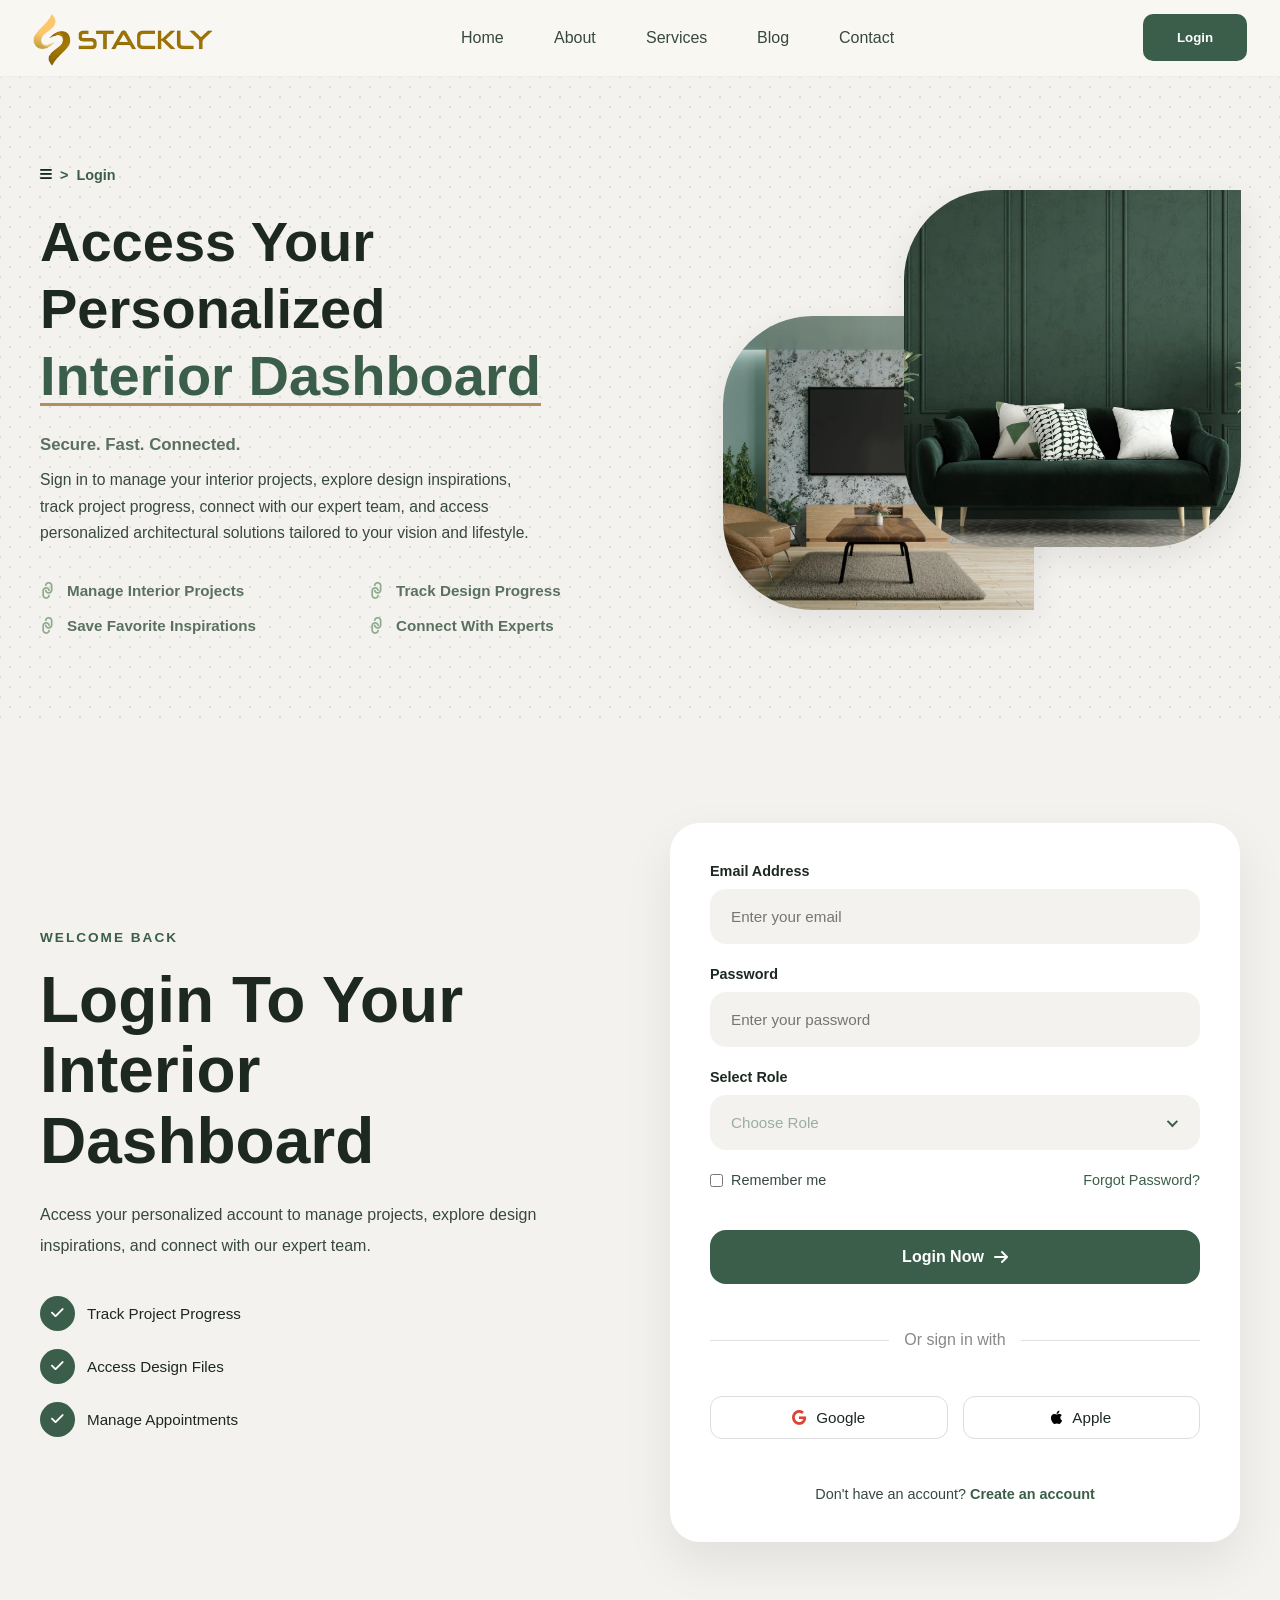
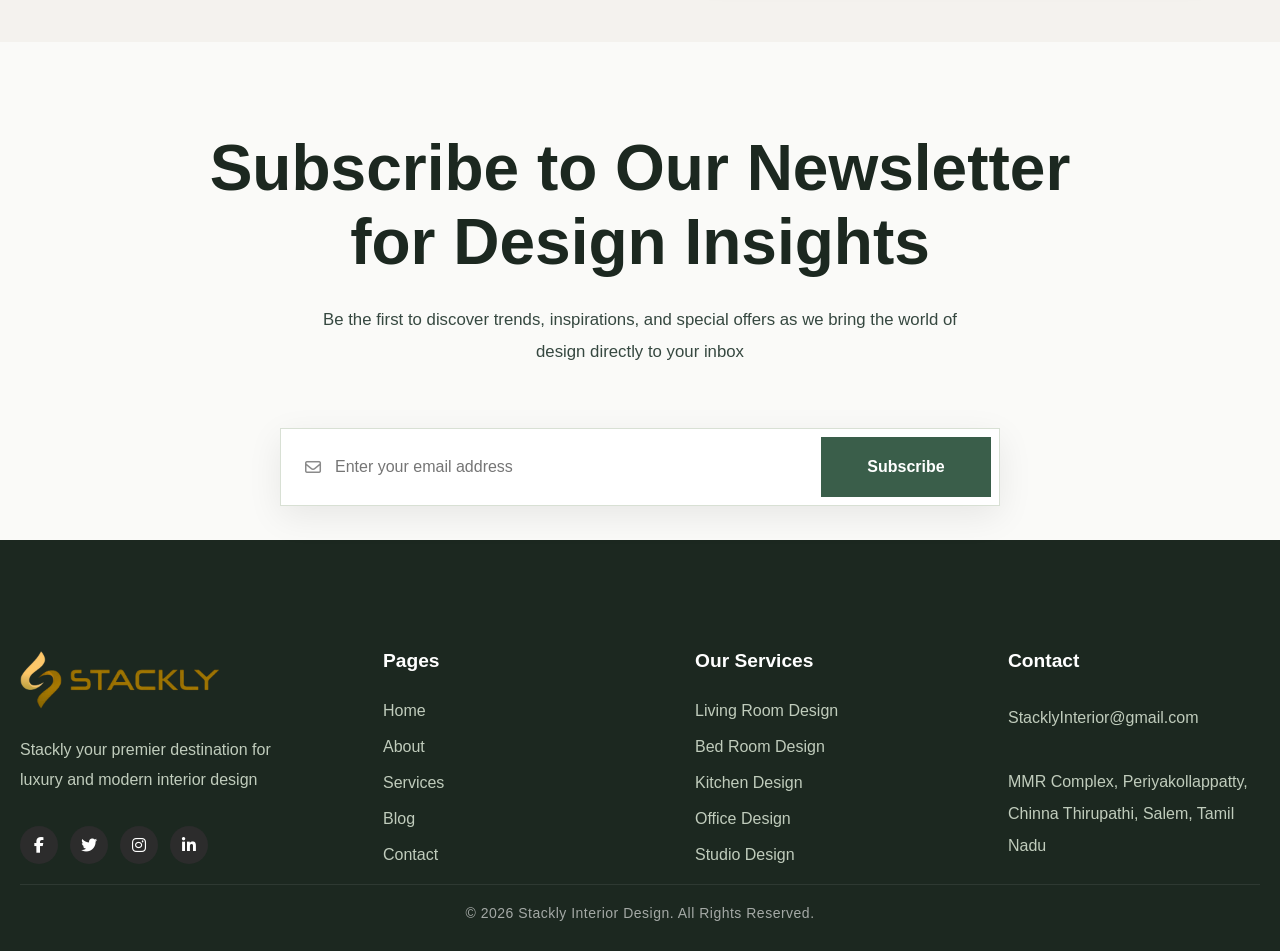
<file: login.html>
<!DOCTYPE html>
<html lang="en">

<head>
    <meta charset="UTF-8" />
    <meta name="viewport" content="width=device-width, initial-scale=1.0" />
    <title>Stackly Interior Design</title>

    <!-- GOOGLE FONT -->
    <link rel="preconnect" href="https://fonts.googleapis.com">
    <link rel="preconnect" href="https://fonts.gstatic.com" crossorigin>
    <link href="https://fonts.googleapis.com/css2?family=Inter:wght@300;400;500;600;700;800&display=swap"
        rel="stylesheet">

    <!-- FONT AWESOME -->
    <link rel="stylesheet" href="https://cdnjs.cloudflare.com/ajax/libs/font-awesome/6.5.2/css/all.min.css" />

    <!-- Style sheet -->
    <link rel="stylesheet" href="./style.css">
    <link rel="stylesheet" href="./about.css">
    <link rel="stylesheet" href="./login.css">

</head>

<body>

    <!-- =========================================================
       MOBILE MENU
  ========================================================== -->

    <div class="mobile-menu" id="mobileMenu">

        <i class="fa-solid fa-xmark close-menu" id="closeMenu"></i>

        <a href="./index.html">Home</a>
        <a href="./about.html">About</a>
        <a href="./service.html">Services</a>
        <a href="./blog.html">Blog</a>
        <a href="./contact.html">Contact</a>
        <a href="./login.html">
            <button class="signup-btn">
                Login
            </button>
        </a>

    </div>

    <!-- =========================================================
       HEADER
  ========================================================== -->

    <header>

        <div class="container">

            <nav>

                <a href="./index.html" class="logo">
                    <img src="./src/src-imgs/logo.webp" alt="">
                </a>

                <ul class="nav-links">

                    <li><a href="./index.html">Home</a></li>
                    <li><a href="./about.html">About</a></li>
                    <li><a href="./service.html">Services</a></li>
                    <li><a href="./blog.html">Blog</a></li>
                    <li><a href="./contact.html">Contact</a></li>

                </ul>
                <a href="./login.html">

                    <button class="signup-btn desktop-btn">
                        Login
                    </button>
                </a>

                <div class="hamburger" id="hamburger">
                    <i class="fa-solid fa-bars"></i>
                </div>

            </nav>

        </div>

    </header>

    <section class="priority-section">
        <div class="priority-container">

            <!-- Content side -->
            <div class="content-side about-slide-left">

                <div class="breadcrumb reveal">
                    <i class="fa-solid fa-bars menu-icon"></i>
                    <span class="separator">&gt;</span>
                    <a href="./login.html" class="breadcrumb-link">Login</a>
                </div>

                <h1 class="main-heading reveal">
                    Access Your Personalized <span class="highlight-text">Interior Dashboard</span>
                </h1>

                <h3 class="sub-heading reveal">
                    Secure. Fast. Connected.
                </h3>

                <p class="description reveal">
                    Sign in to manage your interior projects, explore design inspirations,
                    track project progress, connect with our expert team, and access
                    personalized architectural solutions tailored to your vision and lifestyle.
                </p>

                <div class="services-links-grid">

                    <a href="./404.html" class="service-link reveal">
                        <i class="fa-solid fa-link link-icon"></i>
                        Manage Interior Projects
                    </a>

                    <a href="./404.html" class="service-link reveal">
                        <i class="fa-solid fa-link link-icon"></i>
                        Track Design Progress
                    </a>

                    <a href="./404.html" class="service-link reveal">
                        <i class="fa-solid fa-link link-icon"></i>
                        Save Favorite Inspirations
                    </a>

                    <a href="./404.html" class="service-link reveal">
                        <i class="fa-solid fa-link link-icon"></i>
                        Connect With Experts
                    </a>

                </div>

            </div>

            <!-- Graphics side -->
            <div class="graphics-side about-slide-right">

                <div class="images-composition-container">

                    <div class="img-frame frame-back about-float-slow">
                        <img src="./src/src-imgs/Untitled design (2)-compressed.webp"
                            alt="Modern workspace and dashboard">
                    </div>

                    <div class="img-frame frame-front about-float-fast">
                        <img src="./src/src-imgs/Untitled design (5)-compressed.webp"
                            alt="Luxury login and user experience design">
                    </div>

                </div>

            </div>

        </div>
    </section>



    <!-- =========================================
     LOGIN SECTION
========================================= -->

    <section class="login-section">

        <div class="login-container">

            <!-- LEFT CONTENT -->
            <div class="login-content reveal">

                <span class="login-label">
                    Welcome Back
                </span>

                <h2 class="login-title">
                    Login To Your Interior Dashboard
                </h2>

                <p class="login-description">
                    Access your personalized account to manage projects,
                    explore design inspirations, and connect with our expert team.
                </p>

                <div class="login-features">

                    <div class="login-feature">
                        <i class="fa-solid fa-check"></i>
                        <span>Track Project Progress</span>
                    </div>

                    <div class="login-feature">
                        <i class="fa-solid fa-check"></i>
                        <span>Access Design Files</span>
                    </div>

                    <div class="login-feature">
                        <i class="fa-solid fa-check"></i>
                        <span>Manage Appointments</span>
                    </div>

                </div>

            </div>

            <!-- LOGIN FORM -->
            <div class="login-form-wrapper reveal">

                <form class="login-form">

                    <div class="form-group">
                        <label for="login-email">Email Address</label>
                        <input type="email" id="login-email" placeholder="Enter your email" required>
                    </div>

                    <div class="form-group">
                        <label for="login-password">Password</label>
                        <input type="password" id="login-password" placeholder="Enter your password" required>
                    </div>

                    <div class="form-group">
                        <label for="login-role">Select Role</label>
                        <select id="login-role" required>
                            <option value="">Choose Role</option>
                            <option value="admin">Admin</option>
                            <option value="user">User</option>
                        </select>
                    </div>

                    <!-- NEW: REMEMBER ME & FORGOT PASSWORD -->
                    <div class="form-utilities">
                        <label class="remember-me">
                            <input type="checkbox" name="remember">
                            <span>Remember me</span>
                        </label>
                        <a href="./404.html" class="forgot-password-link">Forgot Password?</a>
                    </div>

                    <button type="submit" class="login-btn">
                        Login Now
                        <i class="fa-solid fa-arrow-right"></i>
                    </button>

                    <!-- NEW: SOCIAL LOGIN DIVIDER -->
                    <div class="login-divider">
                        <span>Or sign in with</span>
                    </div>

                    <!-- NEW: SOCIAL LOGIN BUTTONS -->
                    <div class="social-login-providers">

                        <a href="./404.html" class="social-btn google-btn">
                            <i class="fa-brands fa-google"></i>
                            Google
                        </a>

                        <a href="./404.html" class="social-btn apple-btn">
                            <i class="fa-brands fa-apple"></i>
                            Apple
                        </a>

                    </div>
                    <!-- NEW: SIGN UP REDIRECT -->
                    <div class="login-footer">
                        <p>Don't have an account? <a href="./signin.html" class="signup-link">Create an account</a></p>
                    </div>

                </form>

            </div>

        </div>

    </section>
    <section class="newsletter">

        <div class="container">

            <div class="newsletter-content">

                <h1>
                    Subscribe to Our Newsletter <br>
                    for Design Insights
                </h1>

                <p>
                    Be the first to discover trends, inspirations, and special offers
                    as we bring the world of design directly to your inbox
                </p>

            </div>

            <!-- SUBSCRIBE BOX -->

            <div class="subscribe-wrapper">

                <div class="input-box">

                    <i class="fa-regular fa-envelope"></i>

                    <input type="email" id="newsletterEmail" placeholder="Enter your email address">

                </div>

                <button class="subscribe-btn" id="subscribeBtn">
                    Subscribe
                </button>

            </div>

            <!-- ERROR / SUCCESS MESSAGE -->

            <p class="email-message" id="emailMessage"></p>

        </div>

    </section>
    <!-- =====================================================
       FOOTER
  ===================================================== -->
    <footer>

        <div class="container">

            <div class="footer-wrapper">

                <!-- COLUMN 1 -->

                <div class="footer-column">

                    <h1 class="footer-logo">
                        <a href="./index.html">
                            <img src="./src/src-imgs/logo.webp" alt="">
                        </a>
                    </h1>

                    <p class="footer-about">
                        Stackly your premier destination for luxury and modern interior design
                    </p>

                    <div class="social-icons">

                        <a href="./404.html">
                            <i class="fa-brands fa-facebook-f"></i>
                        </a>

                        <a href="./404.html">
                            <i class="fa-brands fa-twitter"></i>
                        </a>

                        <a href="./404.html">
                            <i class="fa-brands fa-instagram"></i>
                        </a>

                        <a href="./404.html">
                            <i class="fa-brands fa-linkedin-in"></i>
                        </a>

                    </div>

                </div>

                <!-- COLUMN 2 -->

                <div class="footer-column">

                    <h3>Pages</h3>

                    <div class="footer-links">

                        <a href="./index.html">Home</a>
                        <a href="./about.html">About</a>
                        <a href="./service.html">Services</a>
                        <a href="./blog.html">Blog</a>
                        <a href="./contact.html">Contact</a>

                    </div>

                </div>

                <!-- COLUMN 3 -->

                <div class="footer-column">

                    <h3>Our Services</h3>

                    <div class="footer-links">

                        <a href="./404.html">Living Room Design</a>
                        <a href="./404.html">Bed Room Design</a>
                        <a href="./404.html">Kitchen Design</a>
                        <a href="./404.html">Office Design</a>
                        <a href="./404.html">Studio Design</a>

                    </div>

                </div>

                <!-- COLUMN 4 -->

                <div class="footer-column">

                    <h3>Contact</h3>

                    <div class="footer-contact">

                        <p>StacklyInterior@gmail.com</p>

                        <br>

                        <p>
                            MMR Complex, Periyakollappatty,
                            <br>
                             Chinna Thirupathi, Salem, Tamil Nadu 
                        </p>
                    </div>

                </div>

            </div>
            <div class="footer-bottom">
            <p>
                © 2026 Stackly Interior Design. All Rights Reserved.
            </p>
        </div>
        </div>

    </footer>

    <!-- =========================================================
       JAVASCRIPT
  ========================================================== -->

    <script src="./mobileMenu.js"></script>
    <script src="./animation.js"></script>
    <script src="./newsletterEmail.js"></script>
    <script src="./about.js"></script>
    <script src="./login.js"></script>
</body>

</html>
</file>
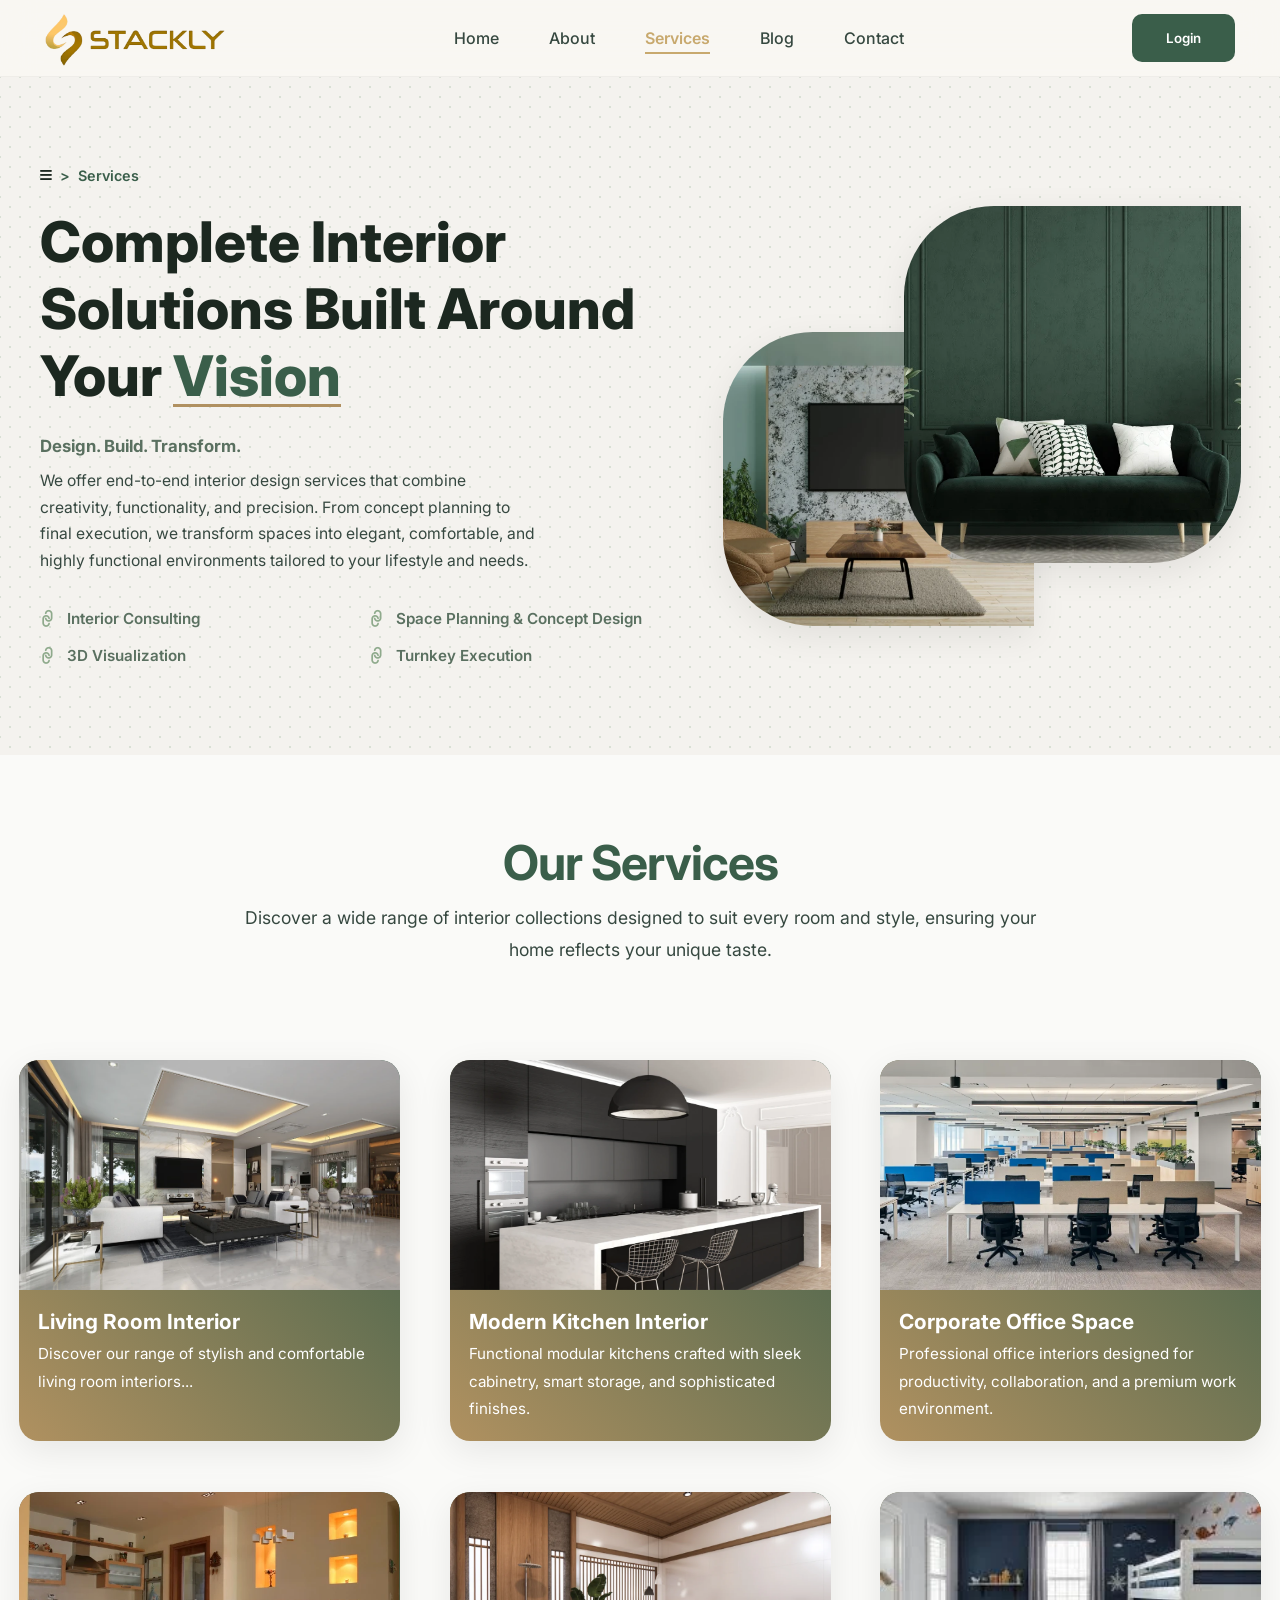
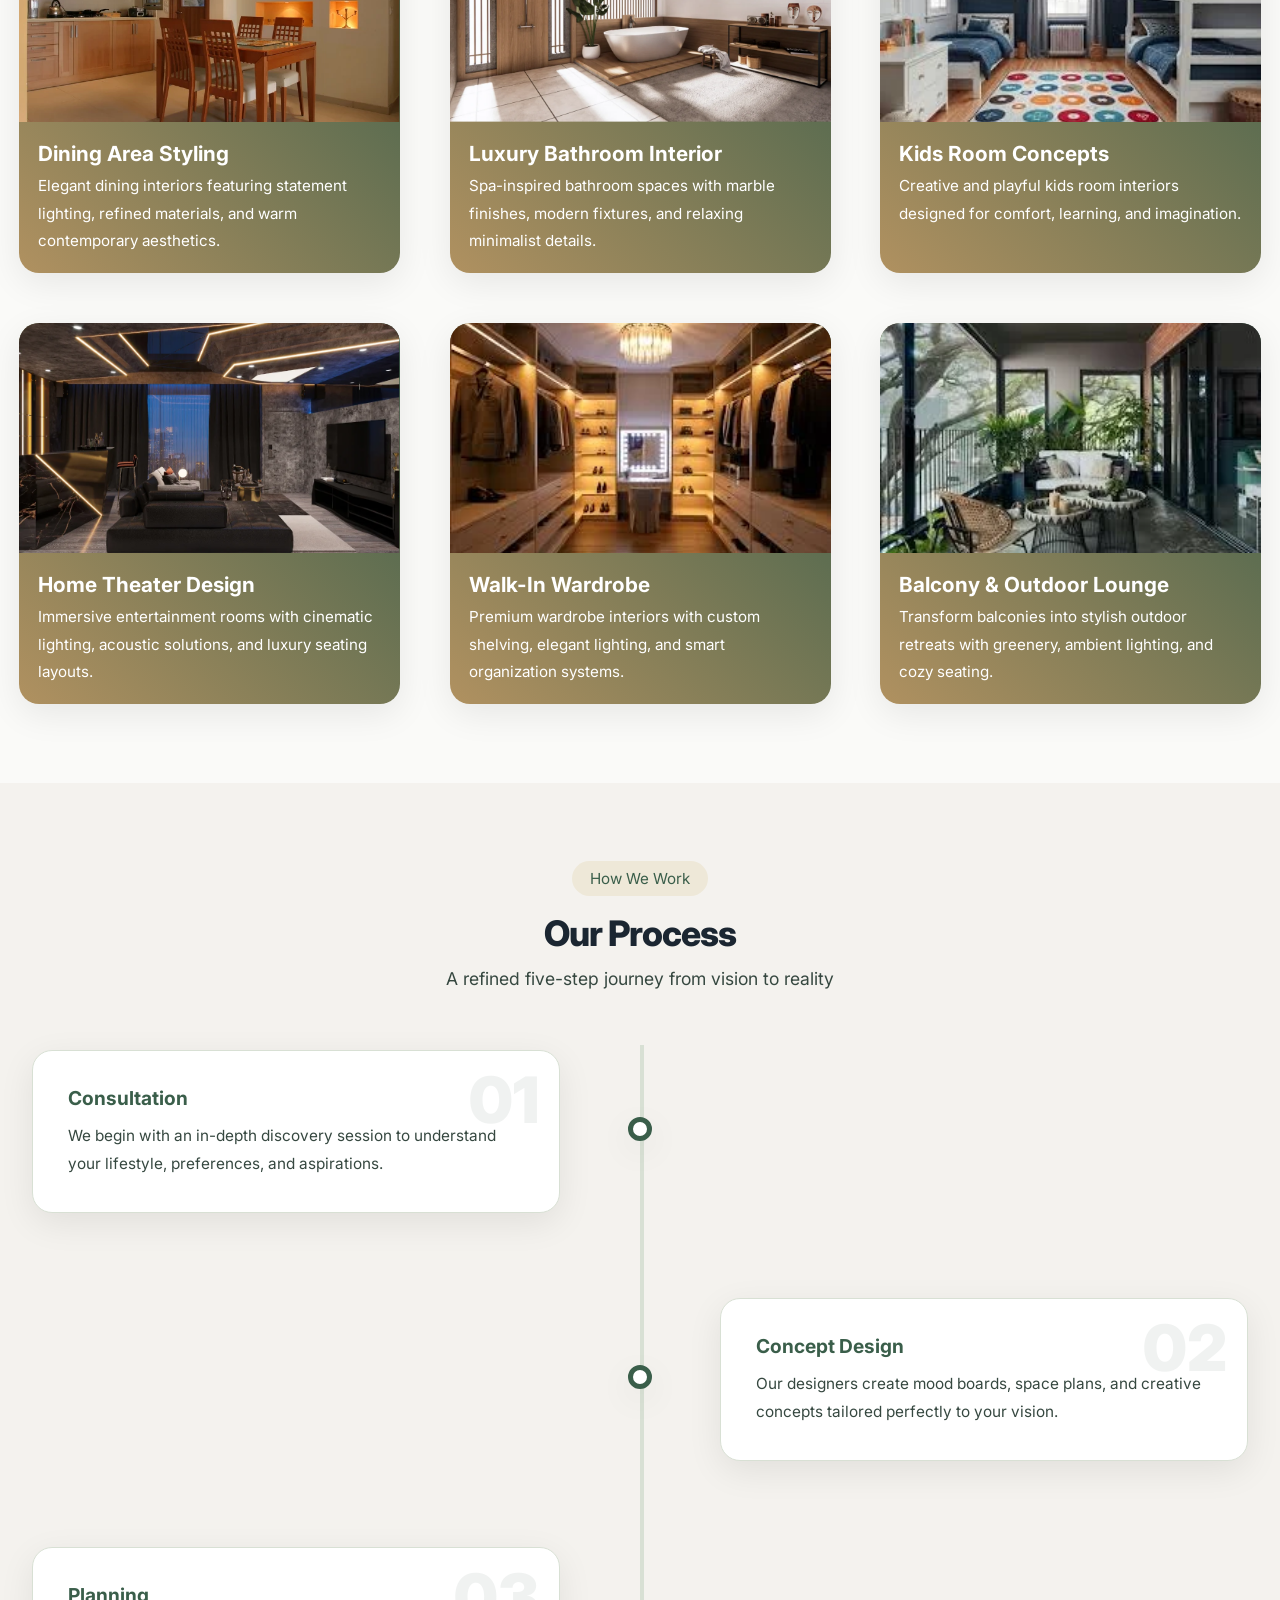
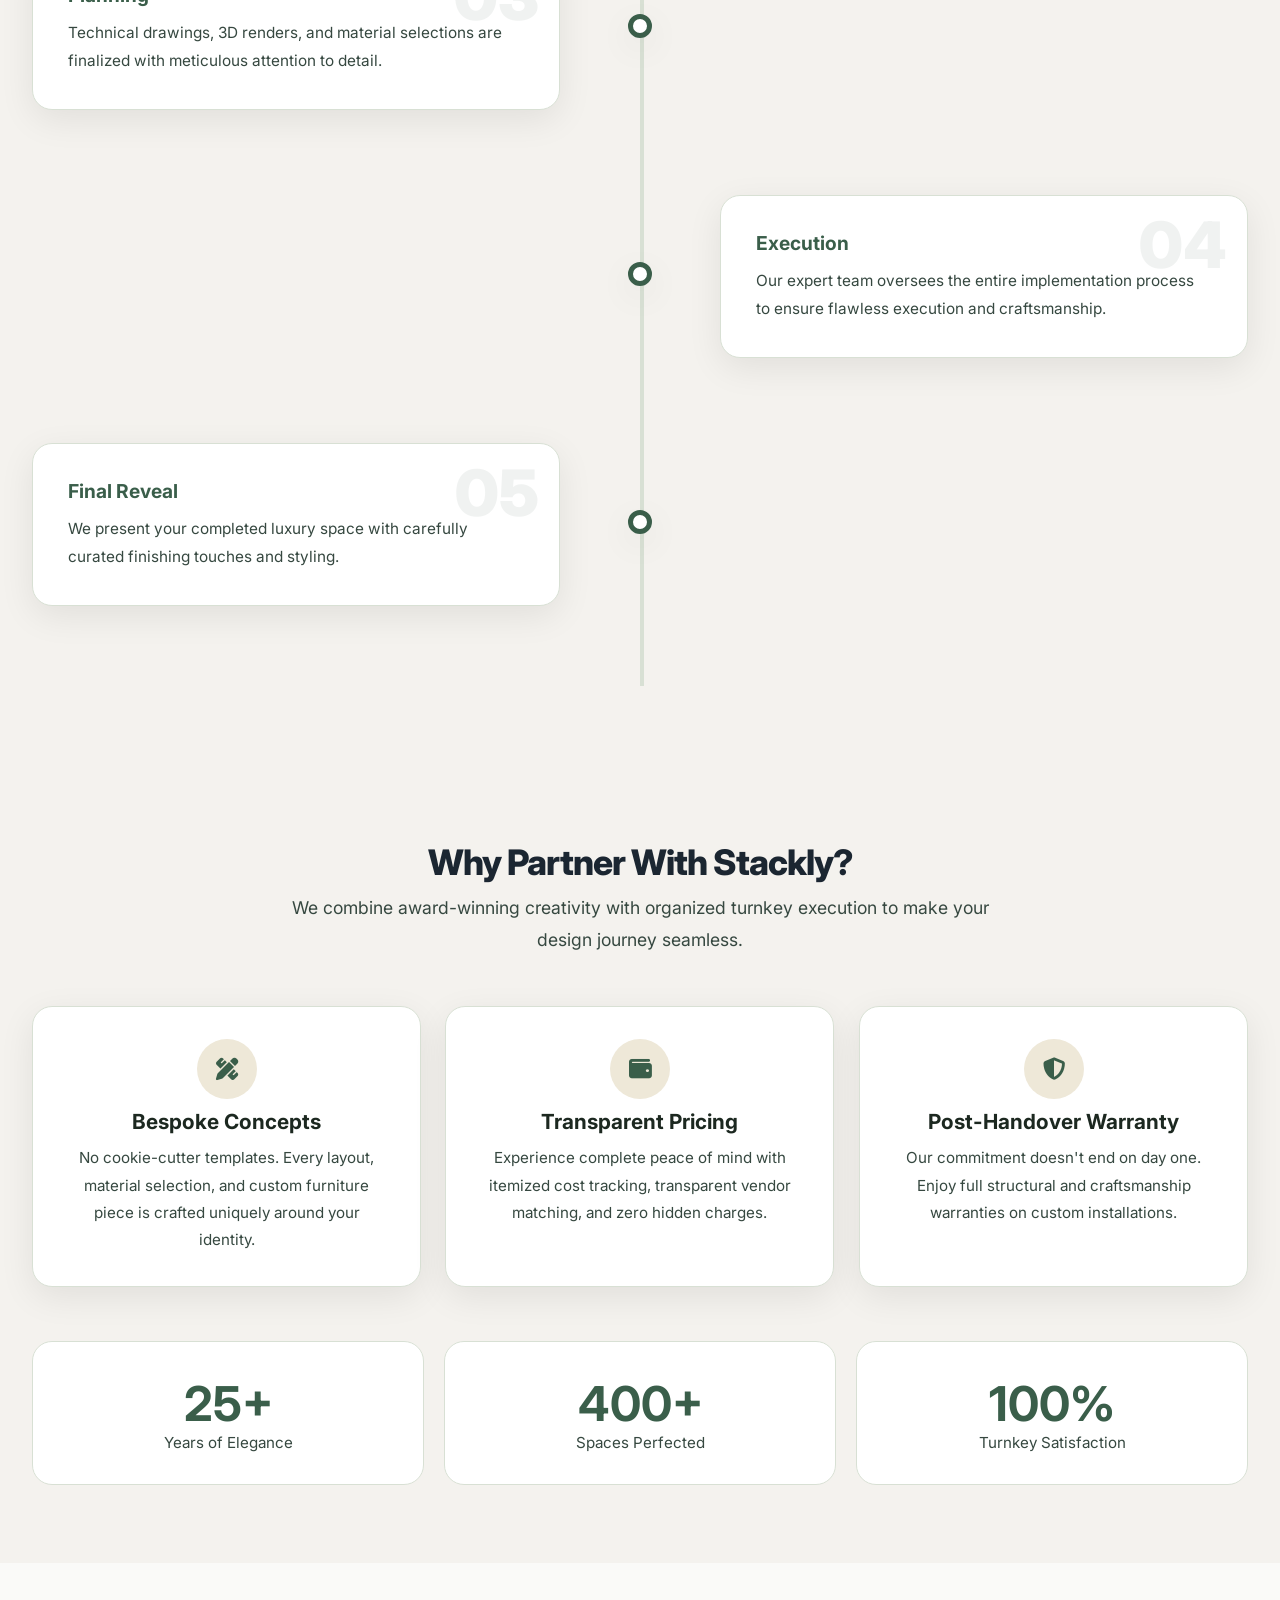
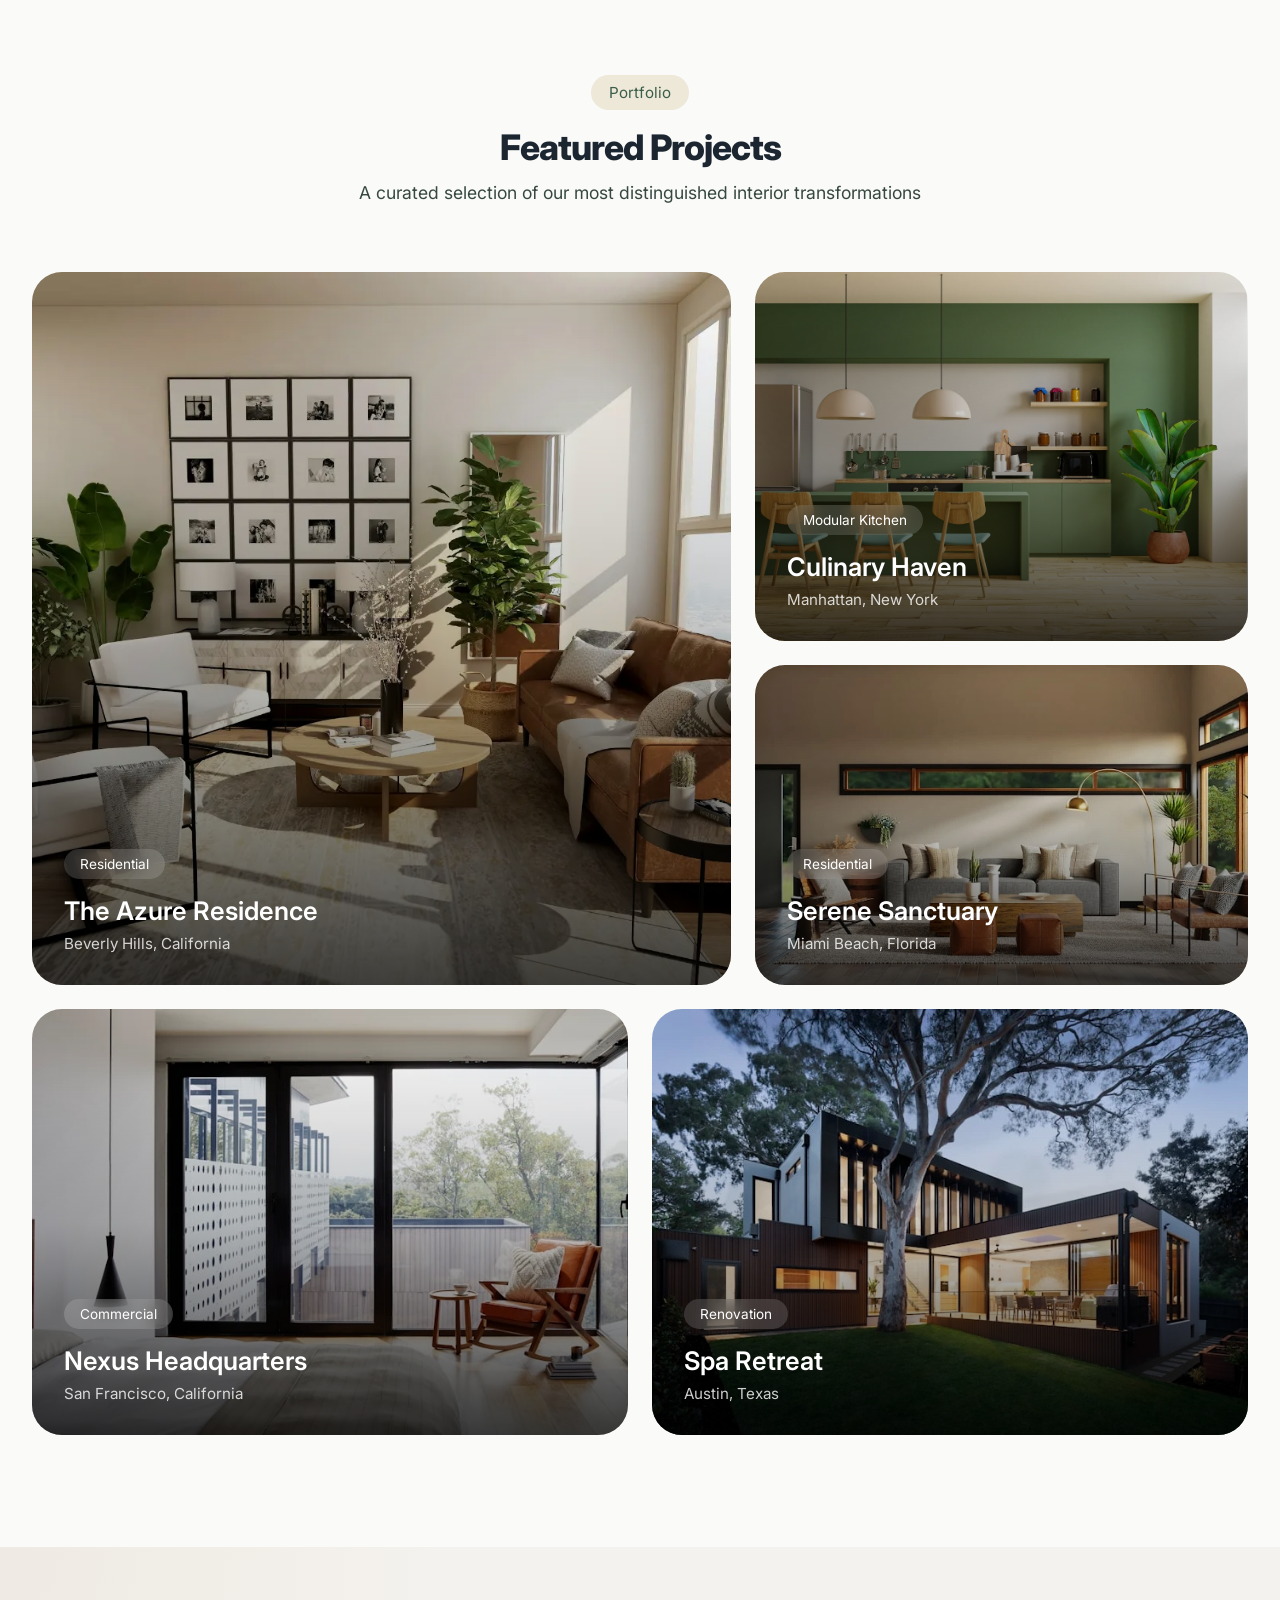
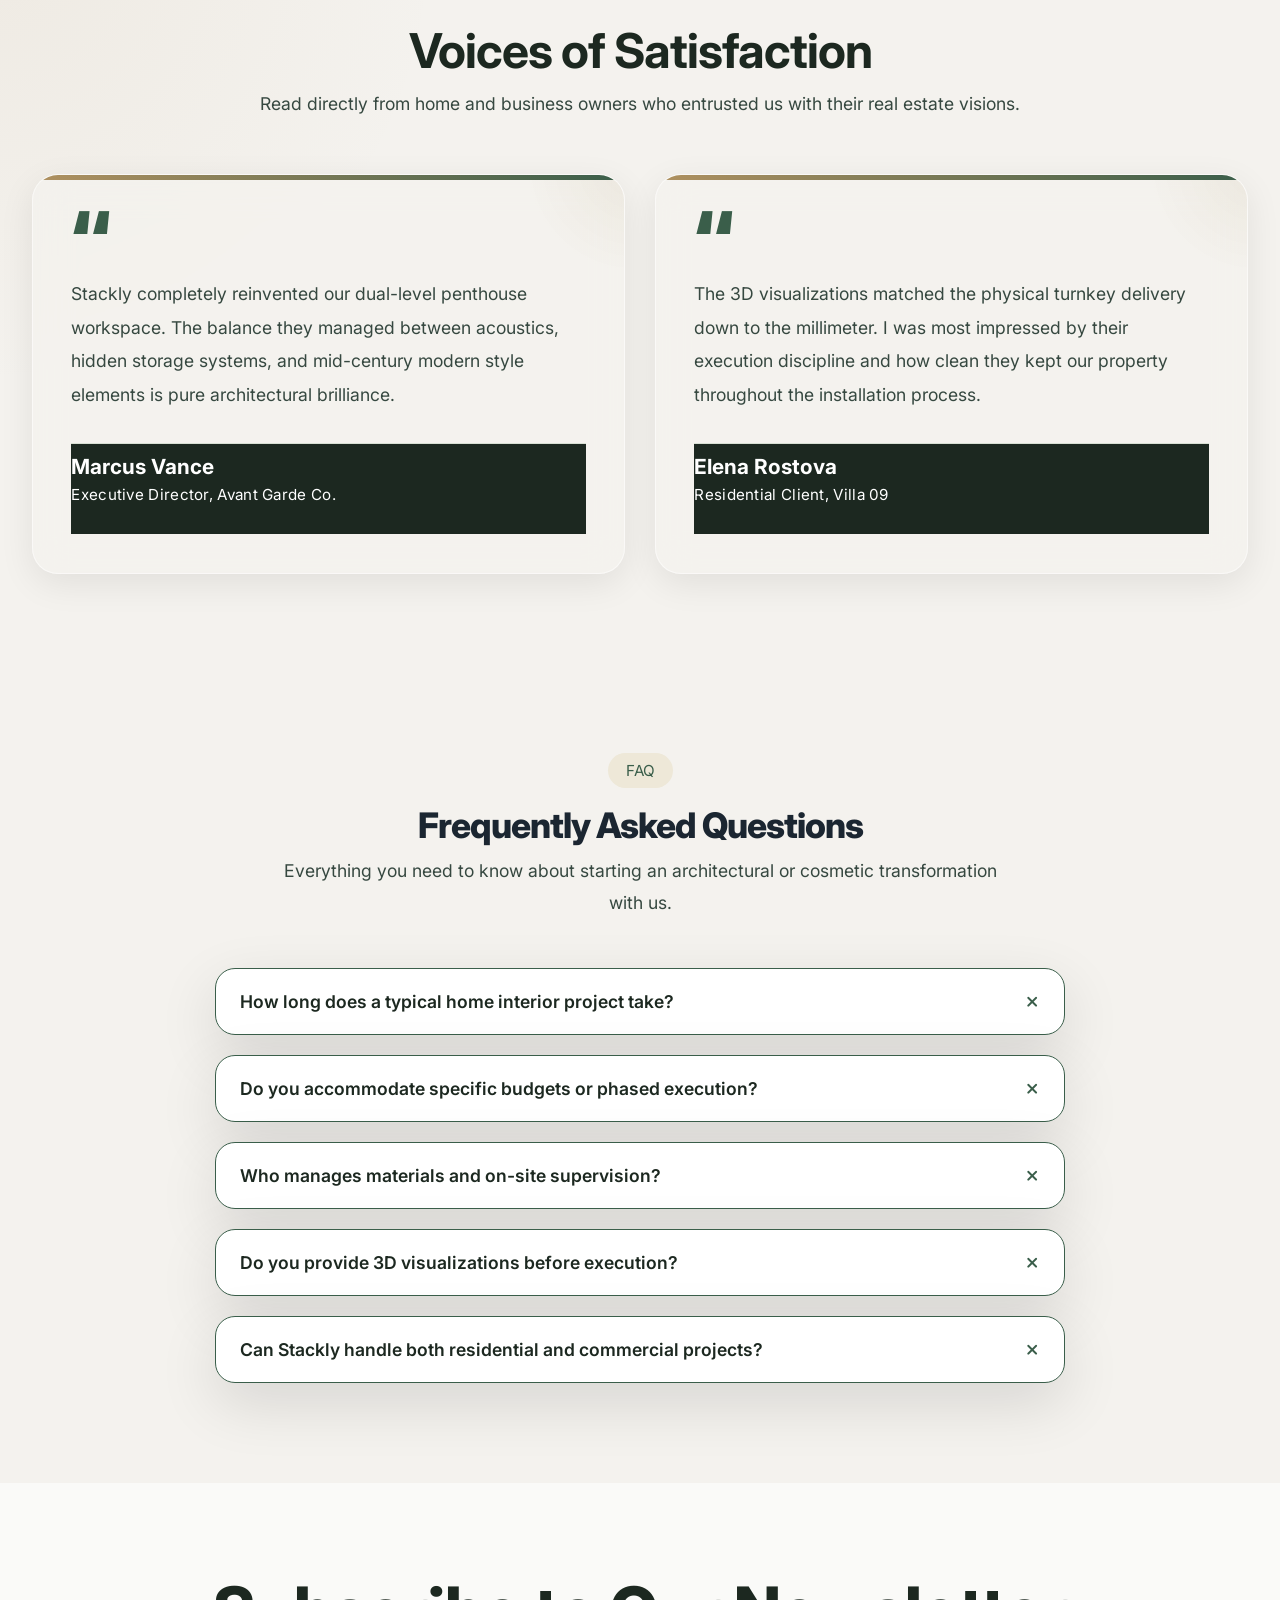
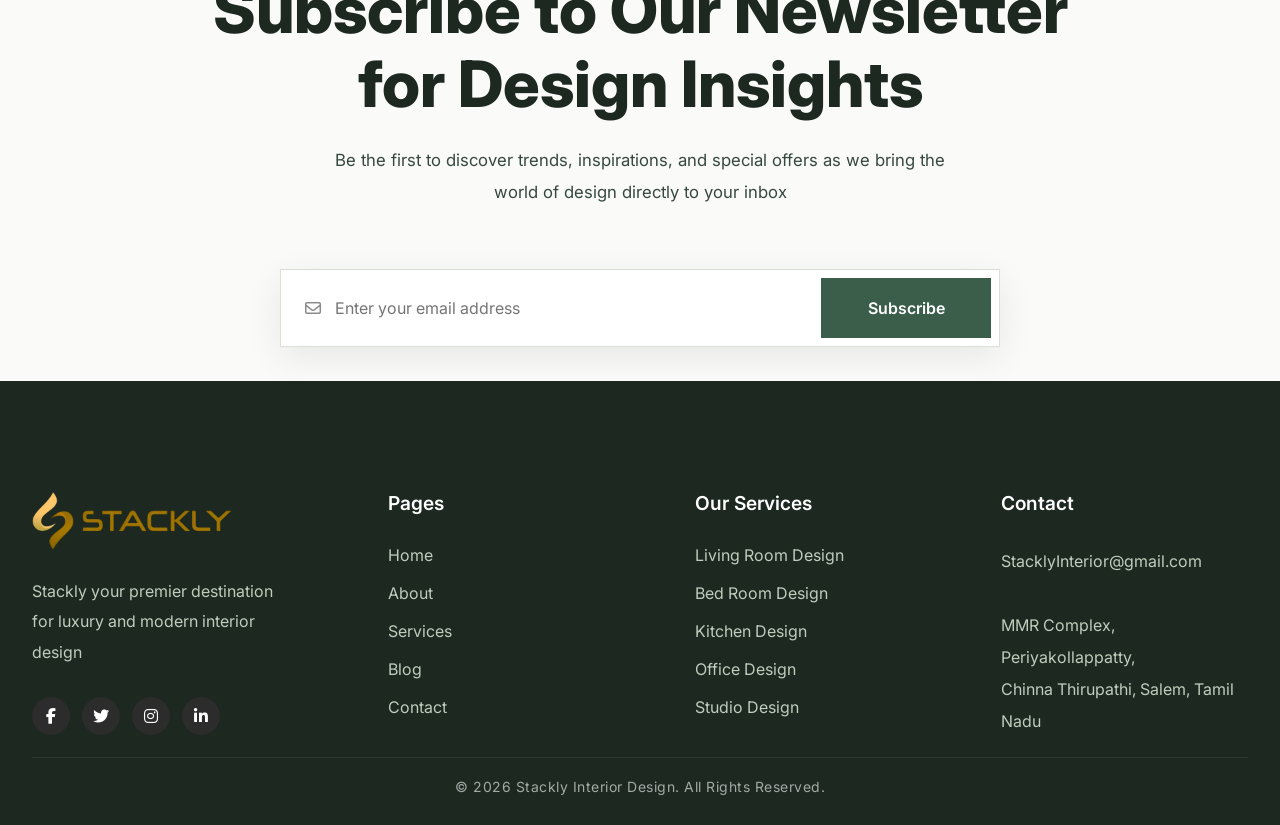
<file: service.html>
<!DOCTYPE html>
<html lang="en">

<head>
    <meta charset="UTF-8" />
    <meta name="viewport" content="width=device-width, initial-scale=1.0" />
    <title>Stackly Interior Design</title>

    <!-- GOOGLE FONT -->
    <link rel="preconnect" href="https://fonts.googleapis.com">
    <link rel="preconnect" href="https://fonts.gstatic.com" crossorigin>
    <link href="https://fonts.googleapis.com/css2?family=Inter:wght@300;400;500;600;700;800&display=swap"
        rel="stylesheet">
        <link rel="stylesheet"
href="https://cdnjs.cloudflare.com/ajax/libs/font-awesome/6.5.1/css/all.min.css"/>

    <!-- FONT AWESOME -->
    <link rel="stylesheet" href="https://cdnjs.cloudflare.com/ajax/libs/font-awesome/6.5.2/css/all.min.css" />

    <!-- Style sheet -->
    <link rel="stylesheet" href="./style.css">
    <link rel="stylesheet" href="service.css">
    <link rel="stylesheet" href="about.css">
</head>

<body>

    <!-- =========================================================
       MOBILE MENU
  ========================================================== -->

    <div class="mobile-menu" id="mobileMenu">

        <i class="fa-solid fa-xmark close-menu" id="closeMenu"></i>

        <a href="./index.html">Home</a>
        <a href="./about.html">About</a>
        <a href="./service.html">Services</a>
        <a href="./blog.html">Blog</a>
        <a href="./contact.html">Contact</a>
        <a href="./login.html" class="signup-btn">
            Login
        </a>

    </div>

    <!-- =========================================================
       HEADER
  ========================================================== -->

    <header>

        <div class="container">

            <nav>

                <h1 class="logo">
                    <a href="./index.html">

                    <img src="./src/src-imgs/logo.webp" alt="">
                </a>
                </h1>

                <ul class="nav-links">

                    <li><a href="./index.html">Home</a></li>
                    <li><a href="./about.html">About</a></li>
                    <li><a href="./service.html">Services</a></li>
                    <li><a href="./blog.html">Blog</a></li>
                    <li><a href="./contact.html">Contact</a></li>

                </ul>
                <a href="./login.html">

                    <button class="signup-btn desktop-btn">
                        Login
                    </button>
                </a>

                <div class="hamburger" id="hamburger">
                    <i class="fa-solid fa-bars"></i>
                </div>

            </nav>

        </div>

    </header>

    <section class="priority-section">
        <div class="priority-container">

            <!-- Content side -->
            <div class="content-side about-slide-left">

                <div class="breadcrumb reveal">
                    <i class="fa-solid fa-bars menu-icon"></i>
                    <span class="separator">&gt;</span>
                    <a href="./service.html" class="breadcrumb-link">Services</a>
                </div>

                <h1 class="main-heading reveal">
                    Complete Interior Solutions Built Around Your <span class="highlight-text">Vision</span>
                </h1>

                <h3 class="sub-heading reveal">Design. Build. Transform.</h3>

                <p class="description reveal">
                    We offer end-to-end interior design services that combine creativity,
                    functionality, and precision. From concept planning to final execution,
                    we transform spaces into elegant, comfortable, and highly functional environments
                    tailored to your lifestyle and needs.
                </p>

                <div class="services-links-grid">
                    <a href="./404.html" class="service-link reveal">
                        <i class="fa-solid fa-link link-icon"></i> Interior Consulting
                    </a>

                    <a href="./404.html" class="service-link reveal">
                        <i class="fa-solid fa-link link-icon"></i> Space Planning & Concept Design
                    </a>

                    <a href="./404.html" class="service-link reveal">
                        <i class="fa-solid fa-link link-icon"></i> 3D Visualization
                    </a>

                    <a href="./404.html" class="service-link reveal">
                        <i class="fa-solid fa-link link-icon"></i> Turnkey Execution
                    </a>
                </div>

            </div>

            <!-- Graphics side -->
            <div class="graphics-side about-slide-right">
                <div class="images-composition-container">

                    <div class="img-frame frame-back about-float-slow">
                        <img src="./src/src-imgs/Untitled design (2)-compressed.webp"
                            alt="Modern interior living space design">
                    </div>

                    <div class="img-frame frame-front about-float-fast">
                        <img src="./src/src-imgs/Untitled design (5)-compressed.webp"
                            alt="Luxury interior chair and lighting design">
                    </div>

                </div>
            </div>

        </div>
    </section>

  <section class="services-container">

    <div class="service-title reveal">
        <h1 class="service-head">Our Services</h1>
        <p>
            Discover a wide range of interior collections designed to suit every room and style,
            ensuring your home reflects your unique taste.
        </p>
    </div>

    <div class="service-card-container">

        <div class="service-card reveal">
            <div class="service-card-image">
                <img src="./src/src-imgs/Untitled design (14)-compressed.webp" alt="Living Room Interior">
            </div>
            <div class="card-text">
                <h3>Living Room Interior</h3>
                <p>Discover our range of stylish and comfortable living room interiors...</p>
            </div>
        </div>
        
        <div class="service-card reveal">
            <div class="service-card-image">
                <img src="./src/src-imgs/Untitled design (3)-compressed.webp" alt="Living Room Interior">
            </div>
            <div class="card-text">
    <h3>Modern Kitchen Interior</h3>
    <p>Functional modular kitchens crafted with sleek cabinetry, smart storage, and sophisticated finishes.</p>
</div>

        </div>
        <div class="service-card reveal">
            <div class="service-card-image">
                <img src="./src/src-imgs/62db3c671745e98cb27690dff96f8033d2bb7f35-2048x1010-compressed.webp" alt="Living Room Interior">
            </div>
            <div class="card-text">
    <h3>Corporate Office Space</h3>
    <p>Professional office interiors designed for productivity, collaboration, and a premium work environment.</p>
</div>
        </div>

        <div class="service-card reveal">
            <div class="service-card-image">
                <img src="./src/src-imgs/Untitled design (11)-compressed.webp" alt="Living Room Interior">
            </div>
           <div class="card-text">
    <h3>Dining Area Styling</h3>
    <p>Elegant dining interiors featuring statement lighting, refined materials, and warm contemporary aesthetics.</p>
</div>

        </div>

        <div class="service-card reveal">
            <div class="service-card-image">
                <img src="./src/src-imgs/Untitled design (19)-compressed.webp" alt="Living Room Interior">
            </div>
           <div class="card-text">
    <h3>Luxury Bathroom Interior</h3>
    <p>Spa-inspired bathroom spaces with marble finishes, modern fixtures, and relaxing minimalist details.</p>
</div>
        </div>

        <div class="service-card reveal">
            <div class="service-card-image">
                <img src="./src/src-imgs/download-compressed.webp" alt="Living Room Interior">
            </div>
          <div class="card-text">
    <h3>Kids Room Concepts</h3>
    <p>Creative and playful kids room interiors designed for comfort, learning, and imagination.</p>
</div>
        </div>


        <div class="service-card reveal">
            <div class="service-card-image">
                <img src="./src/src-imgs/Untitled design (17)-compressed.webp" alt="Living Room Interior">
            </div>
          <div class="card-text">
    <h3>Home Theater Design</h3>
    <p>Immersive entertainment rooms with cinematic lighting, acoustic solutions, and luxury seating layouts.</p>
</div>

        </div>


        <div class="service-card reveal">
            <div class="service-card-image">
                <img src="./src/src-imgs/download (1)-compressed.webp" alt="Living Room Interior">
            </div>
           <div class="card-text">
    <h3>Walk-In Wardrobe</h3>
    <p>Premium wardrobe interiors with custom shelving, elegant lighting, and smart organization systems.</p>
</div>
        </div>

        <div class="service-card reveal">
            <div class="service-card-image">
                <img src="./src/src-imgs/download (2)-compressed.webp" alt="Living Room Interior">
            </div>
           <div class="card-text">
    <h3>Balcony & Outdoor Lounge</h3>
    <p>Transform balconies into stylish outdoor retreats with greenery, ambient lighting, and cozy seating.</p>
</div>
        </div>

    </div>

</section>
<!-- =========================================================
     PROCESS SECTION
========================================================= -->

<section class="process reveal" id="process">

    <div class="container">

        <!-- HEADER -->
        <div class="section-header reveal">

            <span class="section-label reveal">
                How We Work
            </span>

            <h2 class="section-title reveal">
                Our Process
            </h2>

            <p class="section-desc reveal">
                A refined five-step journey from vision to reality
            </p>

        </div>

        <!-- TIMELINE -->
        <div class="timeline">

            <!-- CENTER LINE -->
            <div class="timeline-line reveal">
                <div class="timeline-progress" id="timelineProgress"></div>
            </div>

            <!-- STEP 1 -->
            <div class="timeline-step reveal">

                <div class="step-content step-left reveal">

                    <div class="step-card glass reveal">

                        <div class="step-number reveal">01</div>

                        <h3 class="step-title reveal">
                            Consultation
                        </h3>

                        <p class="step-desc reveal">
                            We begin with an in-depth discovery session to understand your lifestyle,
                            preferences, and aspirations.
                        </p>

                    </div>

                </div>

                <div class="step-marker reveal">
                    <div class="marker-dot reveal"></div>
                </div>

                <div class="step-spacer"></div>

            </div>

            <!-- STEP 2 -->
            <div class="timeline-step reveal">

                <div class="step-spacer"></div>

                <div class="step-marker reveal">
                    <div class="marker-dot reveal"></div>
                </div>

                <div class="step-content step-right reveal">

                    <div class="step-card glass reveal">

                        <div class="step-number reveal">02</div>

                        <h3 class="step-title reveal">
                            Concept Design
                        </h3>

                        <p class="step-desc reveal">
                            Our designers create mood boards, space plans, and creative concepts
                            tailored perfectly to your vision.
                        </p>

                    </div>

                </div>

            </div>

            <!-- STEP 3 -->
            <div class="timeline-step reveal">

                <div class="step-content step-left reveal">

                    <div class="step-card glass reveal">

                        <div class="step-number reveal">03</div>

                        <h3 class="step-title reveal">
                            Planning
                        </h3>

                        <p class="step-desc reveal">
                            Technical drawings, 3D renders, and material selections are finalized
                            with meticulous attention to detail.
                        </p>

                    </div>

                </div>

                <div class="step-marker reveal">
                    <div class="marker-dot reveal"></div>
                </div>

                <div class="step-spacer"></div>

            </div>

            <!-- STEP 4 -->
            <div class="timeline-step reveal">

                <div class="step-spacer"></div>

                <div class="step-marker reveal">
                    <div class="marker-dot reveal"></div>
                </div>

                <div class="step-content step-right reveal">

                    <div class="step-card glass reveal">

                        <div class="step-number reveal">04</div>

                        <h3 class="step-title reveal">
                            Execution
                        </h3>

                        <p class="step-desc reveal">
                            Our expert team oversees the entire implementation process to ensure
                            flawless execution and craftsmanship.
                        </p>

                    </div>

                </div>

            </div>

            <!-- STEP 5 -->
            <div class="timeline-step reveal">

                <div class="step-content step-left reveal">

                    <div class="step-card glass reveal">

                        <div class="step-number reveal">05</div>

                        <h3 class="step-title reveal">
                            Final Reveal
                        </h3>

                        <p class="step-desc reveal">
                            We present your completed luxury space with carefully curated finishing
                            touches and styling.
                        </p>

                    </div>

                </div>

                <div class="step-marker reveal">
                    <div class="marker-dot reveal"></div>
                </div>

                <div class="step-spacer"></div>

            </div>

        </div>

    </div>

</section>
<section class="why-choose-us reveal">
    <div class="container">
        
        <div class="section-header text-center reveal">
            <h2 class="reveal">Why Partner With Stackly?</h2>
            <p class="reveal">We combine award-winning creativity with organized turnkey execution to make your design journey seamless.</p>
        </div>

        <div class="features-grid">
            
            <div class="feature-card reveal">
                <div class="feature-icon-wrap">
                    <i class="fa-solid fa-pencil-ruler"></i>
                </div>
                <h3>Bespoke Concepts</h3>
                <p>No cookie-cutter templates. Every layout, material selection, and custom furniture piece is crafted uniquely around your identity.</p>
            </div>

            <div class="feature-card reveal">
                <div class="feature-icon-wrap">
                    <i class="fa-solid fa-wallet"></i>
                </div>
                <h3>Transparent Pricing</h3>
                <p>Experience complete peace of mind with itemized cost tracking, transparent vendor matching, and zero hidden charges.</p>
            </div>

            <div class="feature-card reveal">
                <div class="feature-icon-wrap">
                    <i class="fa-solid fa-shield-halved"></i>
                </div>
                <h3>Post-Handover Warranty</h3>
                <p>Our commitment doesn't end on day one. Enjoy full structural and craftsmanship warranties on custom installations.</p>
            </div>

        </div>

        <div class="stats-badge-row reveal">
            <div class="stat-badge reveal">
                <h2>25+</h2>
                <p>Years of Elegance</p>
            </div>
            <div class="stat-badge reveal">
                <h2>400+</h2>
                <p>Spaces Perfected</p>
            </div>
            <div class="stat-badge reveal">
                <h2>100%</h2>
                <p>Turnkey Satisfaction</p>
            </div>
        </div>

    </div>
</section>
 <section class="projects" id="projects">
        <div class="container">
            <div class="section-header" data-reveal>
                <span class="section-label">Portfolio</span>
                <h2 class="section-title">Featured Projects</h2>
                <p class="section-desc">A curated selection of our most distinguished interior transformations</p>
            </div>
            <div class="projects-grid">
                <!-- Project 1 - Large -->
                <div class="project-card project-large" data-reveal data-delay="0">
                    <div class="project-image-wrapper">
                        <img src="./src/src-imgs/photo-1600210492486-724fe5c67fb0-compressed (1).webp" alt="Modern Living Room" class="project-image" loading="lazy">
                        <div class="project-overlay">
                            <div class="project-content">
                                <span class="project-category">Residential</span>
                                <h3 class="project-title">The Azure Residence</h3>
                                <p class="project-location">Beverly Hills, California</p>
                            </div>
                        </div>
                    </div>
                </div>
                <!-- Project 2 - Small -->
                <div class="project-card project-small" data-reveal data-delay="100">
                    <div class="project-image-wrapper">
                        <img src="./src/src-imgs/Untitled design (1)-compressed.webp" alt="Luxury Kitchen" class="project-image" loading="lazy">
                        <div class="project-overlay">
                            <div class="project-content">
                                <span class="project-category">Modular Kitchen</span>
                                <h3 class="project-title">Culinary Haven</h3>
                                <p class="project-location">Manhattan, New York</p>
                            </div>
                        </div>
                    </div>
                </div>
                <!-- Project 3 - Small -->
                <div class="project-card project-small" data-reveal data-delay="200">
                    <div class="project-image-wrapper">
                        <img src="./src/src-imgs/photo-1618221195710-dd6b41faaea6-compressed (1).webp" alt="Minimalist Bedroom" class="project-image" loading="lazy">
                        <div class="project-overlay">
                            <div class="project-content">
                                <span class="project-category">Residential</span>
                                <h3 class="project-title">Serene Sanctuary</h3>
                                <p class="project-location">Miami Beach, Florida</p>
                            </div>
                        </div>
                    </div>
                </div>
                <!-- Project 4 - Medium -->
                <div class="project-card project-medium" data-reveal data-delay="0">
                    <div class="project-image-wrapper">
                        <img src="./src/src-imgs/photo-1600573472591-ee6b68d14c68-compressed.webp" alt="Office Interior" class="project-image" loading="lazy">
                        <div class="project-overlay">
                            <div class="project-content">
                                <span class="project-category">Commercial</span>
                                <h3 class="project-title">Nexus Headquarters</h3>
                                <p class="project-location">San Francisco, California</p>
                            </div>
                        </div>
                    </div>
                </div>
                <!-- Project 5 - Medium -->
                <div class="project-card project-medium" data-reveal data-delay="100">
                    <div class="project-image-wrapper">
                        <img src="./src/src-imgs/photo-1600585154340-be6161a56a0c-compressed.webp" alt="Luxury Bathroom" class="project-image" loading="lazy">
                        <div class="project-overlay">
                            <div class="project-content">
                                <span class="project-category">Renovation</span>
                                <h3 class="project-title">Spa Retreat</h3>
                                <p class="project-location">Austin, Texas</p>
                            </div>
                        </div>
                    </div>
                </div>
            </div>
        </div>
    </section>
<section class="stackly-testimonial reveal">
    <div class="stackly-container">

        <div class="stackly-header text-center reveal">
            <h2 class="stackly-title reveal">Voices of Satisfaction</h2>
            <p class="stackly-subtitle reveal">
                Read directly from home and business owners who entrusted us with their real estate visions.
            </p>
        </div>

        <div class="stackly-testimonial-grid">

            <blockquote class="stackly-testimonial-card reveal">

                <div class="stackly-quote">“</div>

                <p class="stackly-text">
                    Stackly completely reinvented our dual-level penthouse workspace. The balance they managed between acoustics, hidden storage systems, and mid-century modern style elements is pure architectural brilliance.
                </p>

                <footer class="stackly-user">
                    <cite class="stackly-name">Marcus Vance</cite>
                    <span class="stackly-role">Executive Director, Avant Garde Co.</span>
                </footer>

            </blockquote>

            <blockquote class="stackly-testimonial-card reveal">

                <div class="stackly-quote">“</div>

                <p class="stackly-text">
                    The 3D visualizations matched the physical turnkey delivery down to the millimeter. I was most impressed by their execution discipline and how clean they kept our property throughout the installation process.
                </p>

                <footer class="stackly-user">
                    <cite class="stackly-name">Elena Rostova</cite>
                    <span class="stackly-role">Residential Client, Villa 09</span>
                </footer>

            </blockquote>

        </div>

    </div>
</section>
<section class="faq-section reveal">

    <div class="container">

        <div class="section-header text-center">

            <span class="section-label">
                FAQ
            </span>

            <h2>
                Frequently Asked Questions
            </h2>

            <p>
                Everything you need to know about starting an architectural
                or cosmetic transformation with us.
            </p>

        </div>

        <div class="faq-accordion-container">

            <div class="faq-item reveal">

                <button class="faq-header" aria-expanded="false" aria-controls="faq-content-1" id="faq-header-1">
                    <span>
                        How long does a typical home interior project take?
                    </span>
                    <i class="fa-solid fa-plus faq-toggle-icon"></i>
                </button>

                <div class="faq-content" id="faq-content-1" aria-labelledby="faq-header-1" role="region">
                    <p>
                        Standard design planning through complete turnkey
                        handover takes roughly 45 to 60 business days
                        depending on structural modifications and custom
                        furniture execution.
                    </p>
                </div>

            </div>

            <div class="faq-item reveal">

                <button class="faq-header" aria-expanded="false" aria-controls="faq-content-2" id="faq-header-2">
                    <span>
                        Do you accommodate specific budgets or phased execution?
                    </span>
                    <i class="fa-solid fa-plus faq-toggle-icon"></i>
                </button>

                <div class="faq-content" id="faq-content-2" aria-labelledby="faq-header-2" role="region">
                    <p>
                        Yes. We create modular execution plans that allow
                        projects to be completed phase by phase while
                        maintaining design consistency and quality.
                    </p>
                </div>

            </div>

            <div class="faq-item reveal">

                <button class="faq-header" aria-expanded="false" aria-controls="faq-content-3" id="faq-header-3">
                    <span>
                        Who manages materials and on-site supervision?
                    </span>
                    <i class="fa-solid fa-plus faq-toggle-icon"></i>
                </button>

                <div class="faq-content" id="faq-content-3" aria-labelledby="faq-header-3" role="region">
                    <p>
                        Our turnkey management team handles material sourcing,
                        vendor coordination, quality inspections, and weekly
                        progress tracking throughout the project lifecycle.
                    </p>
                </div>

            </div>

            <div class="faq-item reveal">

                <button class="faq-header" aria-expanded="false" aria-controls="faq-content-4" id="faq-header-4">
                    <span>
                        Do you provide 3D visualizations before execution?
                    </span>
                    <i class="fa-solid fa-plus faq-toggle-icon"></i>
                </button>

                <div class="faq-content" id="faq-content-4" aria-labelledby="faq-header-4" role="region">
                    <p>
                        Absolutely. We provide high-quality 3D renders and
                        space planning previews so you can visualize the
                        final outcome before implementation begins.
                    </p>
                </div>

            </div>

            <div class="faq-item reveal">

                <button class="faq-header" aria-expanded="false" aria-controls="faq-content-5" id="faq-header-5">
                    <span>
                        Can Stackly handle both residential and commercial projects?
                    </span>
                    <i class="fa-solid fa-plus faq-toggle-icon"></i>
                </button>

                <div class="faq-content" id="faq-content-5" aria-labelledby="faq-header-5" role="region">
                    <p>
                        Yes. We specialize in luxury residential interiors,
                        corporate offices, retail spaces, hospitality layouts,
                        and complete turnkey commercial environments.
                    </p>
                </div>

            </div>

        </div>

    </div>

</section>

    <section class="newsletter">

        <div class="container">

            <div class="newsletter-content">

                <h1>
                    Subscribe to Our Newsletter <br>
                    for Design Insights
                </h1>

                <p>
                    Be the first to discover trends, inspirations, and special offers
                    as we bring the world of design directly to your inbox
                </p>

            </div>

            <!-- SUBSCRIBE BOX -->

            <div class="subscribe-wrapper">

                <div class="input-box">

                    <i class="fa-regular fa-envelope"></i>

                    <input type="email" id="newsletterEmail" placeholder="Enter your email address">

                </div>

                <button class="subscribe-btn" id="subscribeBtn">
                    Subscribe
                </button>

            </div>

            <!-- ERROR / SUCCESS MESSAGE -->

            <p class="email-message" id="emailMessage"></p>

        </div>

    </section>
    <!-- =====================================================
       FOOTER
  ===================================================== -->
    <footer>

        <div class="container">

            <div class="footer-wrapper">

                <!-- COLUMN 1 -->

                <div class="footer-column">

                    <h1 class="footer-logo">
                        <a href="./index.html">
                            <img src="./src/src-imgs/logo.webp" alt="">
                        </a>
                    </h1>

                    <p class="footer-about">
                        Stackly your premier destination for luxury and modern interior design
                    </p>

                    <div class="social-icons">

                        <a href="./404.html">
                            <i class="fa-brands fa-facebook-f"></i>
                        </a>

                        <a href="./404.html">
                            <i class="fa-brands fa-twitter"></i>
                        </a>

                        <a href="./404.html">
                            <i class="fa-brands fa-instagram"></i>
                        </a>

                        <a href="./404.html">
                            <i class="fa-brands fa-linkedin-in"></i>
                        </a>

                    </div>

                </div>

                <!-- COLUMN 2 -->

                <div class="footer-column">

                    <h3>Pages</h3>

                    <div class="footer-links">

                        <a href="./index.html">Home</a>
                        <a href="./about.html">About</a>
                        <a href="./service.html">Services</a>
                        <a href="./blog.html">Blog</a>
                        <a href="./contact.html">Contact</a>

                    </div>

                </div>

                <!-- COLUMN 3 -->

                <div class="footer-column">

                    <h3>Our Services</h3>

                    <div class="footer-links">

                        <a href="./404.html">Living Room Design</a>
                        <a href="./404.html">Bed Room Design</a>
                        <a href="./404.html">Kitchen Design</a>
                        <a href="./404.html">Office Design</a>
                        <a href="./404.html">Studio Design</a>

                    </div>

                </div>

                <!-- COLUMN 4 -->

                <div class="footer-column">

                    <h3>Contact</h3>

                    <div class="footer-contact">

                        <p>StacklyInterior@gmail.com</p>

                        <br>

                        <p>
                            MMR Complex, Periyakollappatty,
                            <br>
                             Chinna Thirupathi, Salem, Tamil Nadu 
                        </p>

                    </div>

                </div>

            </div>
            <div class="footer-bottom">
            <p>
                © 2026 Stackly Interior Design. All Rights Reserved.
            </p>
        </div>
        </div>

    </footer>

    <!-- =========================================================
       JAVASCRIPT
  ========================================================== -->

    <script src="./mobileMenu.js"></script>
    <script src="./animation.js"></script>
    <script src="./newsletterEmail.js"></script>
    <script src="./about.js"></script>
    <script src="./service.js"></script>
    <script src="./faq.js"></script>
    <script src="./nav.js"></script>
</body>

</html>
</file>
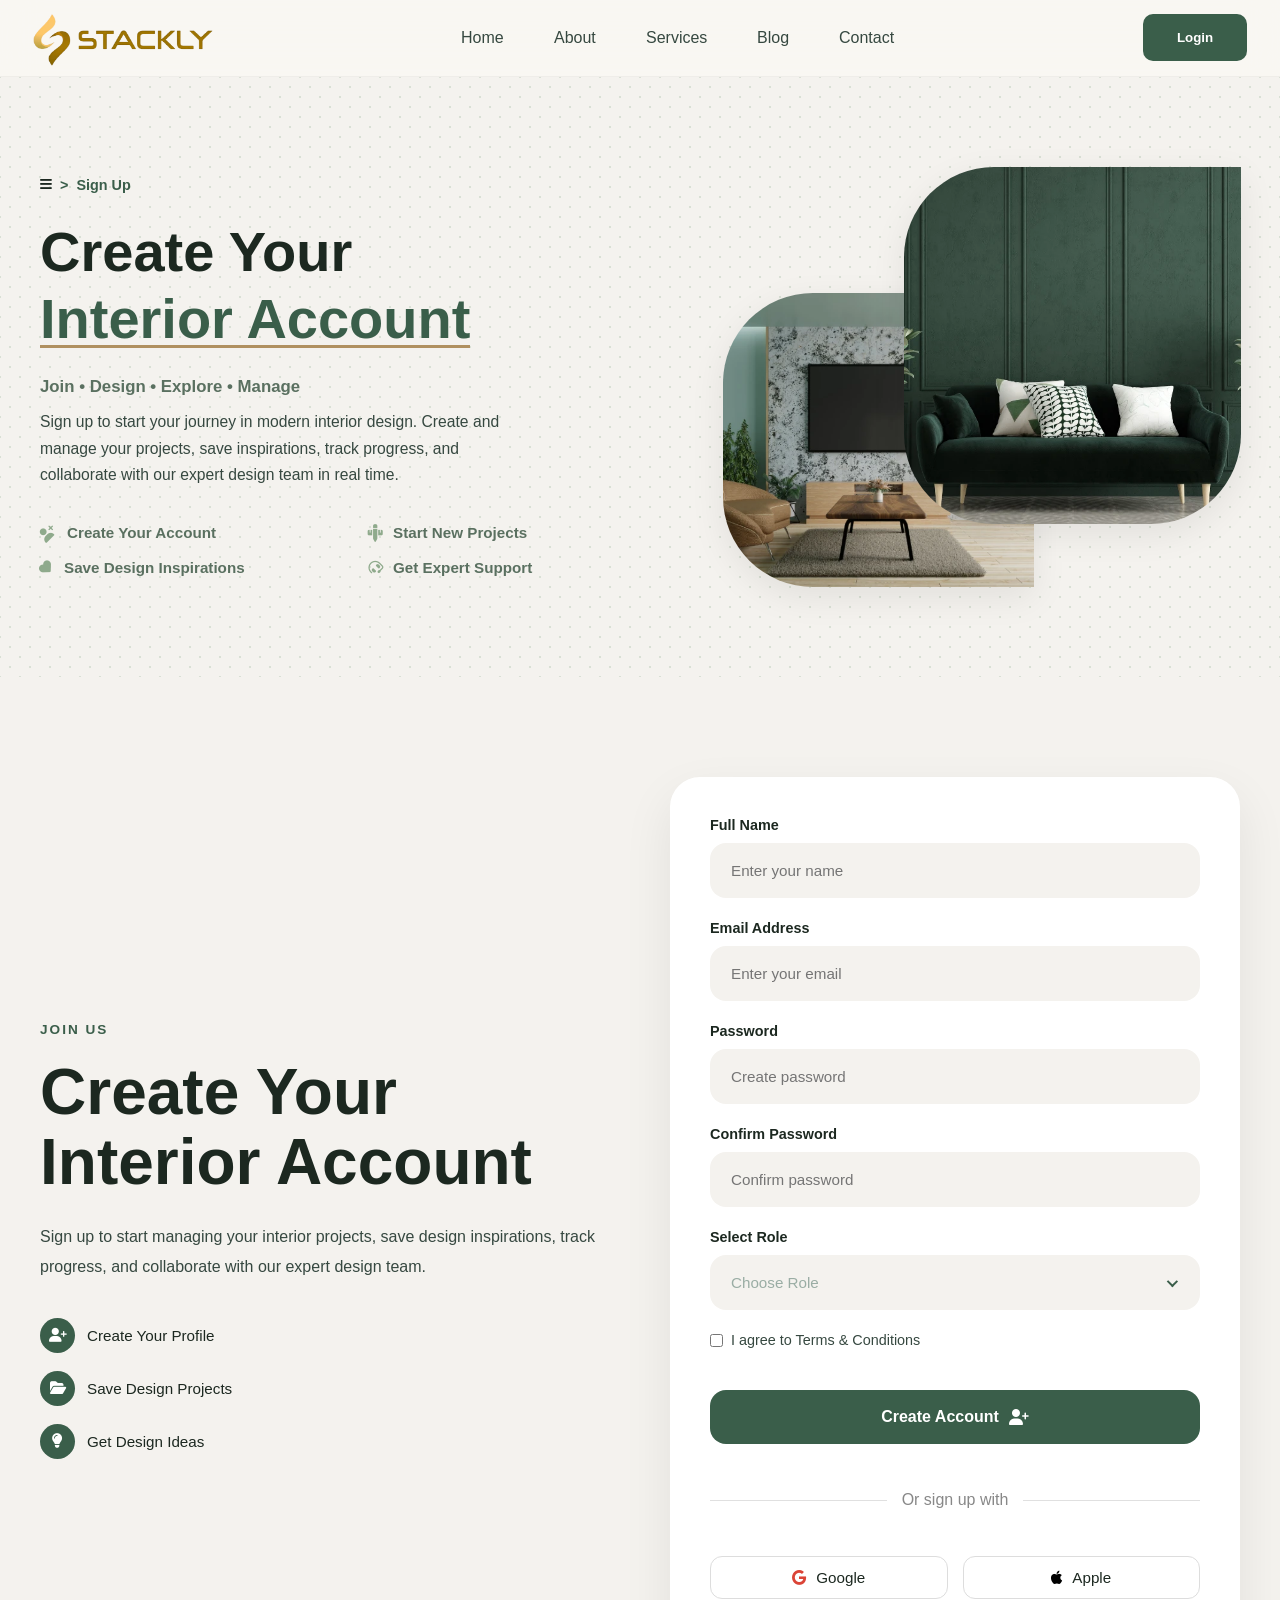
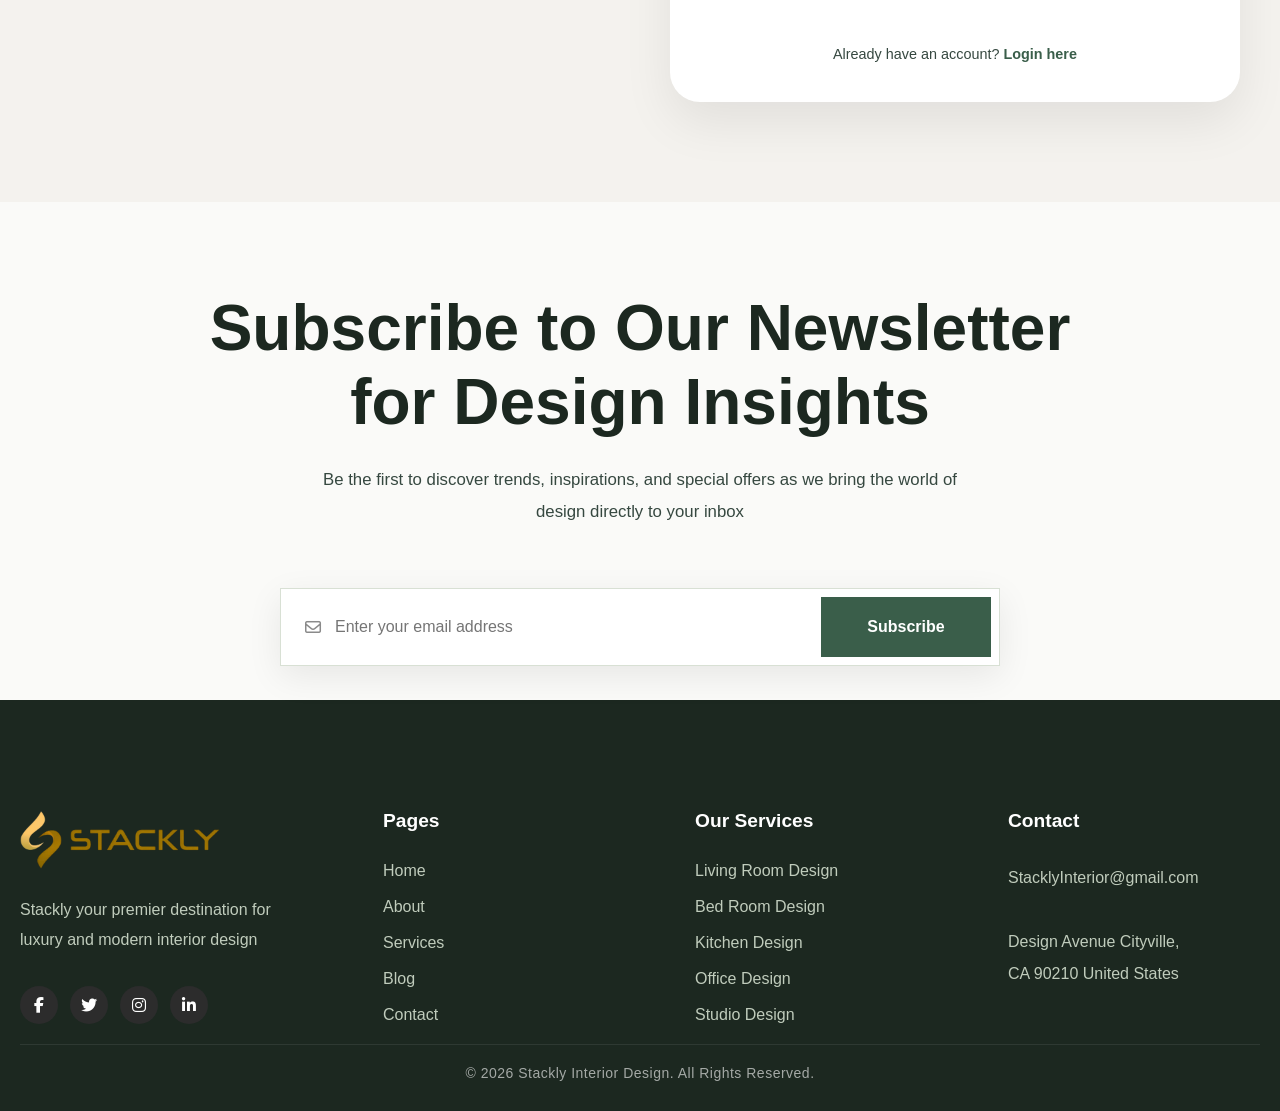
<file: signin.html>
<!DOCTYPE html>
<html lang="en">

<head>
    <meta charset="UTF-8" />
    <meta name="viewport" content="width=device-width, initial-scale=1.0" />
    <title>Stackly Interior Design</title>

    <!-- GOOGLE FONT -->
    <link rel="preconnect" href="https://fonts.googleapis.com">
    <link rel="preconnect" href="https://fonts.gstatic.com" crossorigin>
    <link href="https://fonts.googleapis.com/css2?family=Inter:wght@300;400;500;600;700;800&display=swap"
        rel="stylesheet">

    <!-- FONT AWESOME -->
    <link rel="stylesheet" href="https://cdnjs.cloudflare.com/ajax/libs/font-awesome/6.5.2/css/all.min.css" />
   
    <!-- Style sheet -->
    <link rel="stylesheet" href="./style.css">
    <link rel="stylesheet" href="./about.css">
    <link rel="stylesheet" href="./login.css">

</head>

<body>

    <!-- =========================================================
       MOBILE MENU
  ========================================================== -->

    <div class="mobile-menu" id="mobileMenu">

        <i class="fa-solid fa-xmark close-menu" id="closeMenu"></i>

        <a href="./index.html">Home</a>
        <a href="./about.html">About</a>
        <a href="./service.html">Services</a>
        <a href="./blog.html">Blog</a>
        <a href="./contact.html">Contact</a>
        <a href="./login.html" class="signup-btn">
            Login
        </a>

    </div>

    <!-- =========================================================
       HEADER
  ========================================================== -->

    <header>

        <div class="container">

            <nav>

                <h1 class="logo">
                    <img src="./src/src-imgs/logo.webp" alt="">
                </h1>

                <ul class="nav-links">

                    <li><a href="./index.html">Home</a></li>
                    <li><a href="./about.html">About</a></li>
                    <li><a href="./service.html">Services</a></li>
                    <li><a href="./blog.html">Blog</a></li>
                    <li><a href="./contact.html">Contact</a></li>

                </ul>
                <a href="./login.html">

                    <button class="signup-btn desktop-btn">
                        Login
                    </button>
                </a>

                <div class="hamburger" id="hamburger">
                    <i class="fa-solid fa-bars"></i>
                </div>

            </nav>

        </div>

    </header>
<section class="priority-section">
    <div class="priority-container">

        <!-- Content side -->
        <div class="content-side about-slide-left">

            <div class="breadcrumb reveal">
                <i class="fa-solid fa-bars menu-icon"></i>
                <span class="separator">&gt;</span>
                <a href="./signin.html" class="breadcrumb-link">Sign Up</a>
            </div>

            <h1 class="main-heading reveal">
                Create Your <span class="highlight-text">Interior Account</span>
            </h1>

            <h3 class="sub-heading reveal">
                Join • Design • Explore • Manage
            </h3>

            <p class="description reveal">
                Sign up to start your journey in modern interior design.
                Create and manage your projects, save inspirations, track progress,
                and collaborate with our expert design team in real time.
            </p>

            <div class="services-links-grid">

                <a href="./404.html" class="service-link reveal">
                    <i class="fa-solid fa-user-plus link-icon"></i>
                    Create Your Account
                </a>

                <a href="./404.html" class="service-link reveal">
                    <i class="fa-solid fa-pen-ruler link-icon"></i>
                    Start New Projects
                </a>

                <a href="./404.html" class="service-link reveal">
                    <i class="fa-solid fa-heart link-icon"></i>
                    Save Design Inspirations
                </a>

                <a href="./contact.html" class="service-link reveal">
                    <i class="fa-solid fa-headset link-icon"></i>
                    Get Expert Support
                </a>

            </div>

        </div>

        <!-- Graphics side -->
        <div class="graphics-side about-slide-right">

            <div class="images-composition-container">

                <div class="img-frame frame-back about-float-slow">
                    <img src="./src/src-imgs/Untitled design (2)-compressed.webp"
                        alt="Interior design signup workspace">
                </div>

                <div class="img-frame frame-front about-float-fast">
                    <img src="./src/src-imgs/Untitled design (5)-compressed.webp"
                        alt="Modern signup and account creation UI">
                </div>

            </div>

        </div>

    </div>
</section>


<!-- =========================================
     LOGIN SECTION
========================================= -->
<section class="login-section">

    <div class="login-container">

        <!-- LEFT CONTENT -->
        <div class="login-content reveal">

            <span class="login-label">
                Join Us
            </span>

            <h2 class="login-title">
                Create Your Interior Account
            </h2>

            <p class="login-description">
                Sign up to start managing your interior projects,
                save design inspirations, track progress, and collaborate
                with our expert design team.
            </p>

            <div class="login-features">

                <div class="login-feature">
                    <i class="fa-solid fa-user-plus"></i>
                    <span>Create Your Profile</span>
                </div>

                <div class="login-feature">
                    <i class="fa-solid fa-folder-open"></i>
                    <span>Save Design Projects</span>
                </div>

                <div class="login-feature">
                    <i class="fa-solid fa-lightbulb"></i>
                    <span>Get Design Ideas</span>
                </div>

            </div>

        </div>

        <!-- SIGN UP FORM -->
        <div class="login-form-wrapper reveal">

            <form class="login-form">

                <!-- NAME -->
                <div class="form-group">
                    <label for="signup-name">Full Name</label>
                    <input type="text" id="signup-name" placeholder="Enter your name" required>
                </div>

                <!-- EMAIL -->
                <div class="form-group">
                    <label for="signup-email">Email Address</label>
                    <input type="email" id="signup-email" placeholder="Enter your email" required>
                </div>

                <!-- PASSWORD -->
                <div class="form-group">
                    <label for="signup-password">Password</label>
                    <input type="password" id="signup-password" placeholder="Create password" required>
                </div>

                <!-- CONFIRM PASSWORD -->
                <div class="form-group">
                    <label for="signup-confirm-password">Confirm Password</label>
                    <input type="password" id="signup-confirm-password" placeholder="Confirm password" required>
                </div>

                <!-- ROLE -->
                <div class="form-group">
                    <label for="signup-role">Select Role</label>
                    <select id="signup-role" required>
                        <option value="">Choose Role</option>
                        <option value="admin">Admin</option>
                        <option value="user">User</option>
                    </select>
                </div>

                <!-- TERMS -->
                <div class="form-utilities">
                    <label class="remember-me">
                        <input type="checkbox" required>
                        <span>I agree to Terms & Conditions</span>
                    </label>
                </div>

                <!-- SIGN UP BUTTON -->
                <button type="submit" class="login-btn">
                    Create Account
                    <i class="fa-solid fa-user-plus"></i>
                </button>

                <!-- DIVIDER -->
                <div class="login-divider">
                    <span>Or sign up with</span>
                </div>

                <!-- SOCIAL LOGIN -->
                <div class="social-login-providers">
                    <button type="button" class="social-btn google-btn">
                        <i class="fa-brands fa-google"></i> Google
                    </button>

                    <button type="button" class="social-btn apple-btn">
                        <i class="fa-brands fa-apple"></i> Apple
                    </button>
                </div>

                <!-- LOGIN REDIRECT -->
                <div class="login-footer">
                    <p>
                        Already have an account?
                        <a href="./login.html" class="signup-link">Login here</a>
                    </p>
                </div>

            </form>

        </div>

    </div>

</section>
    <section class="newsletter">

        <div class="container">

            <div class="newsletter-content">

                <h1>
                    Subscribe to Our Newsletter <br>
                    for Design Insights
                </h1>

                <p>
                    Be the first to discover trends, inspirations, and special offers
                    as we bring the world of design directly to your inbox
                </p>

            </div>

            <!-- SUBSCRIBE BOX -->

            <div class="subscribe-wrapper">

                <div class="input-box">

                    <i class="fa-regular fa-envelope"></i>

                    <input type="email" id="newsletterEmail" placeholder="Enter your email address">

                </div>

                <button class="subscribe-btn" id="subscribeBtn">
                    Subscribe
                </button>

            </div>

            <!-- ERROR / SUCCESS MESSAGE -->

            <p class="email-message" id="emailMessage"></p>

        </div>

    </section>
    <!-- =====================================================
       FOOTER
  ===================================================== -->
 <footer>

        <div class="container">

            <div class="footer-wrapper">

                <!-- COLUMN 1 -->

                <div class="footer-column">

                    <h1 class="footer-logo">
                        <a href="./index.html">
                            <img src="./src/src-imgs/logo.webp" alt="">
                        </a>
                    </h1>

                    <p class="footer-about">
                        Stackly your premier destination for luxury and modern interior design
                    </p>

                    <div class="social-icons">

                        <a href="./404.html">
                            <i class="fa-brands fa-facebook-f"></i>
                        </a>

                        <a href="./404.html">
                            <i class="fa-brands fa-twitter"></i>
                        </a>

                        <a href="./404.html">
                            <i class="fa-brands fa-instagram"></i>
                        </a>

                        <a href="./404.html">
                            <i class="fa-brands fa-linkedin-in"></i>
                        </a>

                    </div>

                </div>

                <!-- COLUMN 2 -->

                <div class="footer-column">

                    <h3>Pages</h3>

                    <div class="footer-links">

                        <a href="./index.html">Home</a>
                        <a href="./about.html">About</a>
                        <a href="./service.html">Services</a>
                        <a href="./blog.html">Blog</a>
                        <a href="./contact.html">Contact</a>

                    </div>

                </div>

                <!-- COLUMN 3 -->

                <div class="footer-column">

                    <h3>Our Services</h3>

                    <div class="footer-links">

                        <a href="./404.html">Living Room Design</a>
                        <a href="./404.html">Bed Room Design</a>
                        <a href="./404.html">Kitchen Design</a>
                        <a href="./404.html">Office Design</a>
                        <a href="./404.html">Studio Design</a>

                    </div>

                </div>

                <!-- COLUMN 4 -->

                <div class="footer-column">

                    <h3>Contact</h3>

                    <div class="footer-contact">

                        <p>StacklyInterior@gmail.com</p>

                        <br>

                        <p>
                            Design Avenue Cityville,
                            <br>
                            CA 90210 United States
                        </p>

                    </div>

                </div>

            </div>
            <div class="footer-bottom">
            <p>
                © 2026 Stackly Interior Design. All Rights Reserved.
            </p>
        </div>
        </div>

    </footer>

    <!-- =========================================================
       JAVASCRIPT
  ========================================================== -->

    <script src="./mobileMenu.js"></script>
    <script src="./animation.js"></script>
    <script src="./newsletterEmail.js"></script>
    <script src="./about.js"></script>
    <script src="./signup.js"></script>
    <script src="./login.js"></script>
</body>
</html>
</file>
<file: style.css>
/* =========================================================
   PREMIUM ROOT VARIABLES
========================================================= */

/* =========================================================
   ULTRA PREMIUM LUXURY DESIGN SYSTEM
========================================================= */

.nav-links a.active {
    color: #c8a96e;
    font-weight: 600;
    position: relative;
}

.nav-links a.active::after {
    content: "";
    position: absolute;
    left: 0;
    bottom: -6px;
    width: 100%;
    height: 2px;
    background: #c8a96e;
}
:root {
    --bg: #F4F2EE;
    --bg-light: #FAFAF8;
    --bg-dark: #1C2820;
    --surface: #FAFAF8;
    --primary: #1C2820;
    --secondary: #5A7060;
    --text: #364840;
    --text-light: #C0CCBC;
    --accent: #3A5E4A;
    --accent-dark: #263E30;
    --accent-light: #8FAA8C;
    --gold: #B09060;
    --gold-soft: #EEE8D8;
    --border: #D8E0D4;
    --border-dark: #C0CCB8;
    --glass: rgba(244, 242, 238, .7);
    --glass-border: rgba(255, 255, 255, .5);
    --white: white;

    --radius: 20px;

    --shadow:
        0 10px 35px rgba(0, 0, 0, .08);

    --shadow-lg:
        0 20px 60px rgba(0, 0, 0, .12);

    --transition: .4s cubic-bezier(.4, 0, .2, 1);

    --container: 1300px;
}

/* =========================================================
   RESET
========================================================= */

* {
    margin: 0;
    padding: 0;
    box-sizing: border-box;
}

html {
    scroll-behavior: smooth;
}

/* =========================================================
   PREMIUM BODY
========================================================= */

body {
    font-family: "Inter", sans-serif;

    background:
        linear-gradient(to bottom,
            #FCFAF7,
            #F7F2EC);

    color: var(--primary);

    overflow-x: hidden;

    -webkit-font-smoothing: antialiased;
}

img {
    width: 100%;
    display: block;
    object-fit: cover;
}

a {
    text-decoration: none;
    color: inherit;
}

button {
    border: none;
    outline: none;
    cursor: pointer;
    font-family: inherit;
}

input {
    border: none;
    outline: none;
    font-family: inherit;
}

.container {
    width: 100%;
    max-width: var(--container);
    margin: auto;
    padding-inline: 20px;
}

/* =========================================================
   SCROLL ANIMATION
========================================================= */


/* =========================================================
   HEADER
========================================================= */
/* =========================================================
   PREMIUM HEADER
========================================================= */

header {
    position: sticky;
    top: 0;

    z-index: 1000;

    padding: 1%;

    background: rgba(248, 245, 240, .72);

    backdrop-filter: blur(18px);

    border-bottom: 1px solid rgba(0, 0, 0, .04);
}

nav {
    display: flex;
    align-items: center;
    justify-content: space-between;
}

.logo {

    width: 180px;
    height: 50px;
    object-fit: cover;
}



.nav-links {
    display: flex;
    align-items: center;
    gap: 50px;

    list-style: none;
}

.nav-links a {
    font-size: 1rem;
    font-weight: 500;

    position: relative;

    transition: var(--transition);
}

.nav-links a::after {
    content: "";

    position: absolute;
    left: 0;
    bottom: -6px;

    width: 0%;
    height: 2px;

    background: var(--accent);

    transition: var(--transition);
}

.nav-links a:hover::after {
    width: 100%;
}

/* =========================================================
   BUTTONS
========================================================= */

.signup-btn,
.hero-btn,
.subscribe-btn {

    background: var(--accent);
    color: white;

    transition: var(--transition);
}

.signup-btn {
    padding: 16px 34px;
    border-radius: 10px;
    font-weight: 600;
}

.hero-btn {
    width: max-content;

    padding: 22px 40px;

    border-radius: 10px;

    font-size: 1rem;
    font-weight: 600;
}

.subscribe-btn {
    min-width: 170px;
    height: 60px;

    font-size: 1rem;
    font-weight: 600;
}

.signup-btn:hover,
.hero-btn:hover,
.subscribe-btn:hover {
    background: #8F6845;

    transform: translateY(-5px);

    box-shadow: var(--shadow);
}

/* =========================================================
   HAMBURGER
========================================================= */

.hamburger {
    display: none;

    padding: 3%;

    background: var(--accent);

    border-radius: 10px;

    align-items: center;
    justify-content: center;

    color: var(--white);

    font-size: 1.3rem;

    cursor: pointer;
}

/* =========================================================
   HERO SECTION
========================================================= */

.hero {
    padding: 30px 0 60px 0;
    margin-top: 2%;
}

.hero-wrapper {
    display: grid;

    grid-template-columns: 1.1fr .9fr;

    gap: 40px;

    align-items: start;

    position: relative;
}

.hero-left {
    display: flex;
    flex-direction: column;
    justify-content: space-between;

    height: 100%;
}

.hero-title {
    font-size: clamp(3rem, 8vw, 6rem);
    color: var(--accent-dark);
    line-height: .95;

    font-weight: 600;

    letter-spacing: -4px;

    margin-bottom: 30px;
}

.hero-desc {
    max-width: 560px;

    font-size: 1.1rem;

    line-height: 1.9;

    color: var(--text);

    margin-bottom: 50px;
}

.stats {
    margin-top: 2%;

    display: flex;
    gap: 70px;
    flex-wrap: wrap;
}

.stat h2 {
    font-size: 4rem;
    font-weight: 600;

    color: var(--accent);
}

.stat p {
    margin-top: 8px;

    color: var(--text);

    font-size: 1rem;
}

/* =========================================================
   HERO IMAGES
========================================================= */

.hero-right {
    position: relative;
    min-height: 650px;
}

.top-image {
    width: 100%;
    height: 320px;

    overflow: hidden;

    border-radius: var(--radius);
}

.top-image img {
    height: 100%;
    transition: 1s ease;
}

.top-image:hover img {
    transform: scale(1.08);
}

.bottom-image {
    width: 88%;

    position: absolute;

    bottom: 0;
    left: -20px;

    overflow: hidden;

    border-radius: var(--radius);

    box-shadow: var(--shadow);
}

.bottom-image img {
    transition: 1s ease;
}

.bottom-image:hover img {
    transform: scale(1.07);
}

.square-box {
    position: absolute;

    width: 170px;
    height: 130px;

    border: 2px solid var(--accent);

    left: -30px;
    top: 45%;

    z-index: -1;
}

/* =========================================================
   MOBILE MENU
========================================================= */

.mobile-menu {
    position: fixed;
    inset: 0;

    width: 100%;
    height: 100vh;

    background: rgba(0, 0, 0, .96);

    display: flex;
    align-items: center;
    justify-content: center;
    flex-direction: column;

    gap: 35px;

    transform: translateX(100%);

    transition: .5s ease;

    z-index: 9999;
}

.mobile-menu.active {
    transform: translateX(0);
}

.mobile-menu a {
    color: var(--white);

    font-size: 2rem;
    font-weight: 600;
}

.close-menu {
    position: absolute;

    top: 25px;
    right: 25px;

    width: 50px;
    height: 50px;

    background: var(--white);

    color: #111;

    border-radius: 50%;

    display: flex;
    align-items: center;
    justify-content: center;

    font-size: 1.4rem;

    cursor: pointer;

    transition: .3s ease;
}

.close-menu:hover {
    transform: rotate(90deg) scale(1.1);
}

/* =========================================================
   ABOUT SECTION
========================================================= */

.about-container {
    min-height: 100vh;

    display: flex;
    align-items: center;
    justify-content: center;

    padding: 20px 10px;
}

.about-section {
    width: 100%;
    max-width: 1300px;

    display: grid;

    grid-template-columns: 1fr 1fr;

    gap: 70px;

    align-items: center;
}

.about-text h2 {
    font-size: clamp(2.5rem, 5vw, 4rem);

    font-weight: 700;

    line-height: 1.1;

    color:var(--accent);

    margin-bottom: 30px;

    position: relative;

    display: inline-block;
}

.about-text h2::after {
    content: "";

    position: absolute;

    left: 0;
    bottom: -10px;

    width: 60px;
    height: 4px;

    background: var(--accent);

    border-radius: 50px;
}

.about-text p {
    font-size: 1rem;

    line-height: 1.9;

    color: var(--text);

    margin-top: 24px;
}

/* =========================================================
   ABOUT IMAGES
========================================================= */

.about-images {
    display: grid;

    grid-template-columns: 1.1fr 1fr;
    grid-template-rows: 1fr 1fr;

    gap: 16px;

    height: 500px;
}

.img-wrap {
    position: relative;

    overflow: hidden;

    border-radius: 18px;
}

.img-wrap.tall {
    grid-row: 1 / 3;
}

.img-wrap img {
    width: 100%;
    height: 100%;

    object-fit: cover;

    transition: .6s ease;
}

.img-wrap:hover img {
    transform: scale(1.08);
}

.img-wrap::after {
    content: "";

    position: absolute;
    inset: 0;

    background: rgba(0, 0, 0, 0);

    transition: .4s ease;
}

.img-wrap:hover::after {
    background: rgba(0, 0, 0, .08);
}

/* =========================================================
   FEATURES SECTION
========================================================= */

.features {
    padding: 100px 0;
    overflow: hidden;
    position: relative;
}

/* =========================================================
   FEATURE ROW
========================================================= */

.feature {
    position: relative;
    margin-bottom: 50px;
}

.feature:last-child {
    margin-bottom: 0;
}

/* =========================================================
   CONTENT
========================================================= */

.feature__content {

    width: 100%;
    max-width: 1300px;

    margin: auto;
    padding: 70px 40px;

    display: flex;
    align-items: center;
    justify-content: space-between;

    gap: 70px;

    position: relative;
    z-index: 2;
}

/* RIGHT LAYOUT */

.feature--right .feature__content {
    flex-direction: row-reverse;
}





/* =========================================================
   IMAGE
========================================================= */

.feature__img-wrap {

    height: 420px;

    overflow: hidden;

    border-radius: 28px;

    box-shadow:
        0 25px 60px rgba(0, 0, 0, .16);

    position: relative;

    transition: .5s ease;
}

.feature__img-wrap:hover {
    transform: translateY(-8px);
}

.feature__img-wrap img {
    width: 100%;
    height: 100%;

    object-fit: cover;

    transition: 1s ease;
}

.feature__img-wrap:hover img {
    transform: scale(1.08);
}

/* =========================================================
   TEXT
========================================================= */

.feature__text {
    flex: 1;
    max-width: 560px;
}

/* EYEBROW */

.feature__eyebrow {

    display: inline-flex;
    align-items: center;
    gap: 10px;

    font-size: .75rem;
    font-weight: 600;

    text-transform: uppercase;
    letter-spacing: .15em;

    color: #B3875B;

    margin-bottom: 20px;
}

.feature__eyebrow::before {
    content: "";

    width: 28px;
    height: 1px;

    background: #B3875B;
}

/* TITLE */

.feature__title {

    font-size: clamp(2rem, 4vw, 3.5rem);

    line-height: 1.1;

    font-weight: 700;

    color: var(--accent);

    margin-bottom: 24px;
}

/* DESCRIPTION */

.feature__desc {

    font-size: 1rem;

    line-height: 2;

    color: #6B625B;

    margin-bottom: 30px;
}

/* =========================================================
   LINK
========================================================= */

.feature__link {

    display: inline-flex;
    align-items: center;
    gap: 10px;

    font-size: .9rem;
    font-weight: 600;

    color: #8C6847;

    position: relative;

    transition: .4s ease;
}

.feature__link::after {

    content: "";

    position: absolute;

    left: 0;
    bottom: -4px;

    width: 0%;
    height: 1px;

    background: #8C6847;

    transition: .4s ease;
}

.feature__link:hover::after {
    width: 100%;
}

.feature__link svg {
    transition: .4s ease;
}

.feature__link:hover svg {
    transform: translateX(5px);
}

/* =========================================================
   NUMBER
========================================================= */

.feature__num {

    position: absolute;
    top: 20px;

    font-size: 7rem;
    font-weight: 800;

    color: var(--secondary);

    z-index: 3;

    pointer-events: none;
}

.feature--left .feature__num {
    left: 40px;
}

.feature--right .feature__num {
    right: 40px;
}


/* =========================================================
   PREMIUM GLOBAL REVEAL ANIMATION
========================================================= */
/* =========================================================
   DESIGN SECTION REVEAL
========================================================= */

.design-section .image-wrapper,
.design-section .content-wrapper,
.design-section .title,
.design-section .description,
.design-section .accordion-item,
.design-section .btn-learn-more {

    opacity: 0;

    transform: translateY(40px);

    transition:
        opacity .55s cubic-bezier(.22, 1, .36, 1),
        transform .55s cubic-bezier(.22, 1, .36, 1);

    will-change:
        opacity,
        transform;
}

/* ACTIVE */

.design-section .image-wrapper.active,
.design-section .content-wrapper.active,
.design-section .title.active,
.design-section .description.active,
.design-section .accordion-item.active,
.design-section .btn-learn-more.active {

    opacity: 1;

    transform: translateY(0);
}

/* STAGGER DELAY */

.design-section .title {
    transition-delay: .05s;
}

.design-section .description {
    transition-delay: .12s;
}

.design-section .accordion-item:nth-child(1) {
    transition-delay: .18s;
}

.design-section .accordion-item:nth-child(2) {
    transition-delay: .25s;
}

.design-section .btn-learn-more {
    transition-delay: .3s;
}

/* PREMIUM HOVER */

.design-section .image-wrapper {

    overflow: hidden;

    border-radius: 28px;
}

.design-section .image-wrapper img {

    transition: transform .8s ease;
}

.design-section .image-wrapper:hover img {

    transform: scale(1.06);
}

.design-section .accordion-item {

    transition:
        transform .4s ease,
        background .4s ease,
        opacity .55s ease;
}

.design-section .accordion-item:hover {

    transform: translateY(-4px);
}

.reveal,
.hero-title,
.hero-desc,
.hero-btn,
.stat,
.top-image,
.bottom-image,
.about-text,
.about-images,
.img-wrap,
.feature,
.feature__img-wrap,
.feature__text,
.newsletter-content,
.subscribe-wrapper,
.footer-column,
.nav-links li,
.logo {

    opacity: 0;

    transform: translateY(40px);

    transition:
        opacity .55s cubic-bezier(.22, 1, .36, 1),
        transform .55s cubic-bezier(.22, 1, .36, 1);

    will-change:
        opacity,
        transform;
}

/* =========================================================
   ACTIVE STATE
========================================================= */

.reveal.active,
.hero-title.active,
.hero-desc.active,
.hero-btn.active,
.stat.active,
.top-image.active,
.bottom-image.active,
.about-text.active,
.about-images.active,
.img-wrap.active,
.feature.active,
.feature__img-wrap.active,
.feature__text.active,
.newsletter-content.active,
.subscribe-wrapper.active,
.footer-column.active,
.nav-links li.active,
.logo.active {

    opacity: 1;

    transform: translateY(0);
}

/* =========================================================
   LEFT SLIDE EFFECT
========================================================= */

.feature--left .feature__img-wrap,
.feature--left .feature__text {

    transform: translateX(-50px);
}

.feature--left .feature__img-wrap.active,
.feature--left .feature__text.active {

    transform: translateX(0);
}

/* =========================================================
   RIGHT SLIDE EFFECT
========================================================= */

.feature--right .feature__img-wrap,
.feature--right .feature__text {

    transform: translateX(50px);
}

.feature--right .feature__img-wrap.active,
.feature--right .feature__text.active {

    transform: translateX(0);
}

/* =========================================================
   HERO TITLE PREMIUM EFFECT
========================================================= */

.hero-title {

    transform:
        translateY(50px) scale(.96);
}

.hero-title.active {

    transform:
        translateY(0) scale(1);
}

/* =========================================================
   STAGGER DELAYS
========================================================= */

.hero-desc {
    transition-delay: .08s;
}

.hero-btn {
    transition-delay: .14s;
}

.stat:nth-child(1) {
    transition-delay: .08s;
}

.stat:nth-child(2) {
    transition-delay: .16s;
}

.stat:nth-child(3) {
    transition-delay: .24s;
}

.top-image {
    transition-delay: .1s;
}

.bottom-image {
    transition-delay: .18s;
}

.about-text {
    transition-delay: .08s;
}

.about-images {
    transition-delay: .18s;
}

.feature__text {
    transition-delay: .1s;
}

.feature__img-wrap {
    transition-delay: .18s;
}

.newsletter-content {
    transition-delay: .08s;
}

.subscribe-wrapper {
    transition-delay: .16s;
}

.footer-column:nth-child(1) {
    transition-delay: .08s;
}

.footer-column:nth-child(2) {
    transition-delay: .14s;
}

.footer-column:nth-child(3) {
    transition-delay: .2s;
}

.footer-column:nth-child(4) {
    transition-delay: .26s;
}

/* =========================================================
   PREMIUM FLOATING IMAGES
========================================================= */

.top-image.active,
.bottom-image.active,
.feature__img-wrap.active,
.img-wrap.active {

    animation:
        floating 5s ease-in-out infinite;
}

@keyframes floating {

    0% {
        transform: translateY(0px);
    }

    50% {
        transform: translateY(-8px);
    }

    100% {
        transform: translateY(0px);
    }

}

/* =========================================================
   MOBILE OPTIMIZATION
========================================================= */

/* =========================================================
   TABLET
========================================================= */

/* =========================================================
   CATEGORY + SERVICES REVEAL
========================================================= */

.category-card,
.service-item,
.section-header,
.section-footer,
.carousel-container {

    opacity: 0;

    transform: translateY(40px);

    transition:
        opacity .55s cubic-bezier(.22, 1, .36, 1),
        transform .55s cubic-bezier(.22, 1, .36, 1);

}

/* ACTIVE */

.category-card.active,
.service-item.active,
.section-header.active,
.section-footer.active,
.carousel-container.active {

    opacity: 1;

    transform: translateY(0);

}

/* STAGGER EFFECT */

.category-card:nth-child(1) {
    transition-delay: .05s;
}

.category-card:nth-child(2) {
    transition-delay: .1s;
}

.category-card:nth-child(3) {
    transition-delay: .15s;
}

.category-card:nth-child(4) {
    transition-delay: .2s;
}

.category-card:nth-child(5) {
    transition-delay: .25s;
}

.category-card:nth-child(6) {
    transition-delay: .3s;
}

.service-item:nth-child(1) {
    transition-delay: .05s;
}

.service-item:nth-child(2) {
    transition-delay: .12s;
}

.service-item:nth-child(3) {
    transition-delay: .18s;
}

/* HOVER EFFECT */

.category-card {

    transition:
        transform .4s ease,
        box-shadow .4s ease,
        opacity .55s ease;

}

.category-card:hover {

    transform:
        translateY(-10px);

    box-shadow:
        0 18px 40px rgba(0, 0, 0, .08);

}

.service-item {

    transition:
        transform .4s ease,
        background .4s ease,
        opacity .55s ease;

}

.service-item:hover {

    transform: translateY(-6px);

}

/* =========================================================
   CONTAINER
========================================================= */

.container {
    width: 100%;
    max-width: 1300px;
    margin: auto;
    padding-inline: 20px;
}

/* =========================================================
   CATEGORIES SECTION
========================================================= */

.categories-section {
    padding: 100px 0;
    overflow: hidden;
}

/* =========================================================
   SECTION HEADER
========================================================= */

.section-header {
    text-align: center;
    margin-bottom: 60px;
}

.section-header h2 {
    font-size: clamp(2.2rem, 5vw, 4rem);
    font-weight: 700;
    line-height: 1.1;
    color:var(--accent);
    margin-bottom: 18px;
}

.section-header p {
    max-width: 720px;
    margin: auto;
    font-size: 1rem;
    line-height: 1.9;
    color: var(--text);
}

/* =========================================================
   CAROUSEL LAYOUT
========================================================= */

.carousel-container {
    position: relative;
    width: 100%;
}

.carousel-track {
    display: flex;
    align-items: stretch;
    gap: 28px;

    overflow-x: auto;
    overflow-y: hidden;

    scroll-behavior: smooth;

    padding: 20px 5px 30px;

    scrollbar-width: none;

    -ms-overflow-style: none;
}

.carousel-track::-webkit-scrollbar {
    display: none;
}

/* =========================================================
   CATEGORY CARD
========================================================= */

.category-card {

    flex: 0 0 340px;

    background: var(--surface);

    border-radius: 32px;

    border: 1px solid var(--border);

    padding: 20px;

    box-shadow:
        0 10px 30px rgba(0, 0, 0, .05);

    transition:
        transform .35s ease,
        box-shadow .35s ease,
        border-color .35s ease;

    display: flex;
    flex-direction: column;
}

.category-card:hover {

    transform: translateY(-8px);

    border-color: var(--accent-light);

    box-shadow:
        0 20px 40px rgba(0, 0, 0, .08);

}

/* =========================================================
   IMAGE
========================================================= */

.card-image-wrapper {
    width: 100%;
    height: 230px;

    overflow: hidden;

    border-radius: 24px;

    margin-bottom: 22px;
}

.card-image-wrapper img {
    width: 100%;
    height: 100%;

    object-fit: cover;

    transition: transform .8s ease;
}

.category-card:hover img {
    transform: scale(1.08);
}

/* =========================================================
   CARD CONTENT
========================================================= */

.card-content {
    display: flex;
    flex-direction: column;
    flex: 1;
}

.card-content h3 {
    font-size: 1.35rem;
    font-weight: 700;
    line-height: 1.3;

    margin-bottom: 14px;

    color: var(--accent);
}

.card-content p {
    font-size: .96rem;
    line-height: 1.8;

    color: var(--text);

    opacity: .9;
}

/* =========================================================
   NAV BUTTONS
========================================================= */

.nav-btn {

    position: absolute;
    top: 50%;

    transform: translateY(-50%);

    width: 56px;
    height: 56px;

    border: none;

    border-radius: 18px;

    background: var(--accent);

    color: var(--white);

    display: flex;
    align-items: center;
    justify-content: center;

    font-size: 1rem;

    cursor: pointer;

    z-index: 20;

    transition:
        transform .3s ease,
        background .3s ease,
        box-shadow .3s ease;

    box-shadow:
        0 10px 25px rgba(0, 0, 0, .15);
}

.nav-btn:hover {

    background: var(--accent-dark);

    transform:
        translateY(-50%) scale(1.08);

}

.prev-btn {
    left: -20px;
}

.next-btn {
    right: -20px;
}

/* =========================================================
   FOOTER BUTTON
========================================================= */

.section-footer {
    text-align: center;
    margin-top: 20px;
}

.view-more-btn {

    display: inline-flex;
    align-items: center;
    justify-content: center;

    padding: 16px 38px;

    border-radius: 14px;

    background: var(--accent);

    color: var(--white);

    font-size: .95rem;
    font-weight: 600;

    transition:
        transform .3s ease,
        background .3s ease,
        box-shadow .3s ease;
}

.view-more-btn:hover {

    background: var(--accent-dark);

    transform: translateY(-4px);

    box-shadow:
        0 12px 25px rgba(0, 0, 0, .12);

}

/* =========================================================
   LARGE TABLET
========================================================= */



/* =========================================================
   TABLET
========================================================= */

/* =========================================================
   MOBILE
========================================================= */
/* =========================
   TABLET (992px FIXED)
========================= */
@media (max-width: 992px) {

  .feature__content {
    flex-direction: column;
    text-align: center;
    gap: 32px;
    padding: 50px 24px;
  }

  .feature__text {
    max-width: 100%;
  }

  .feature__eyebrow {
    justify-content: center;
  }

  /* 🔥 FIX NUMBER POSITION (important) */
  .feature__num {
    top: 20px;
    left: 20px;
    right: auto;
    font-size: 4.5rem;
    opacity: 0.15;
  }

  .feature__img-wrap {
    width: 100%;
    height: 320px;
  }
}


/* =========================
   MOBILE (768px FIX)
========================= */
@media (max-width: 768px) {

  .feature {
    margin-bottom: 40px;
  }

  .feature__content {
    padding: 40px 18px;
    gap: 24px;
  }

  .feature__img-wrap {
    height: 260px;
    border-radius: 20px;
  }

  .feature__title {
    font-size: 1.9rem;
    line-height: 1.2;
  }

  .feature__desc {
    font-size: 0.95rem;
    line-height: 1.7;
  }

  .feature__num {
    font-size: 3.5rem;
    top: 15px;
    left: 15px;
  }
}


/* =========================
   SMALL MOBILE (480px)
========================= */
@media (max-width: 480px) {

  .feature__img-wrap {
    height: 220px;
    border-radius: 18px;
  }

  .feature__title {
    font-size: 1.6rem;
  }

  .feature__num {
    font-size: 3rem;
    opacity: 0.12;
  }

  .feature__content {
    padding: 30px 14px;
  }
}

/* =========================================================
   NEWSLETTER
========================================================= */

.newsletter {
    background: var(--bg-light);

    padding: 90px 0 0;

    position: relative;
}

.newsletter-content {
    text-align: center;
}

.newsletter-content h1 {
    font-size: clamp(2.2rem, 5vw, 4rem);

    line-height: 1.15;

    color: var(--primary);

    font-weight: 800;

    margin-bottom: 25px;
}

.newsletter-content p {
    max-width: 650px;

    margin: auto;

    color: var(--text);

    font-size: 1.05rem;

    line-height: 1.9;
}

.subscribe-wrapper {
    width: 100%;
    max-width: 720px;

    margin: 60px auto 0;

    background: var(--white);

    display: flex;
    align-items: center;
    justify-content: space-between;

    gap: 10px;

    padding: 8px;

    border: 1px solid var(--border);


    box-shadow: var(--shadow);
}

.input-box {
    flex: 1;

    display: flex;
    align-items: center;

    gap: 14px;

    padding-inline: 16px;
}

.input-box i {
    color: #8a8a8a;
}

.input-box input {
    width: 100%;
    height: 60px;

    background: transparent;

    font-size: 1rem;
}

.email-message {
    margin-top: 10px;

    text-align: center;

    font-size: .95rem;
    font-weight: 500;

    min-height: 24px;
}

/* =========================================================
   FOOTER
========================================================= */

footer {
    background: var(--bg-dark);

    color: var(--white);

    padding: 110px 0 30px;
}

.footer-wrapper {
    display: grid;

    grid-template-columns:
        1.2fr 1fr 1fr 1fr;

    gap: 60px;
}

.footer-logo {
    width: 200px;
    height: 60px;
    object-fit: contain;
    margin-bottom: 25px;
}

.footer-logo span {
    border: 3px solid var(--accent);

    border-right: none;

    padding-left: 3px;
    margin-right: 2px;
}

.footer-about {
    color: var(--text-light);

    line-height: 1.9;

    max-width: 260px;

    margin-bottom: 30px;
}

.social-icons {
    display: flex;
    gap: 12px;
}

.social-icons a {
    width: 38px;
    height: 38px;

    background: #2c2c2c;

    display: flex;
    align-items: center;
    justify-content: center;

    color: #fff;

    border-radius: 50%;

    transition: var(--transition);
}

.social-icons a:hover {
    background: var(--accent);

    transform: translateY(-5px);
}

.footer-column h3 {
    font-size: 1.2rem;

    margin-bottom: 30px;

    font-weight: 600;
}

.footer-links {
    display: flex;
    flex-direction: column;

    gap: 18px;
}

.footer-links a {
    color: var(--text-light);

    transition: var(--transition);
}

.footer-links a:hover {
    color: #fff;

    transform: translateX(5px);
}

.footer-contact {
    color: var(--text-light);

    line-height: 2;
}

/* =========================================================
   RESPONSIVE
========================================================= */

/* =========================================================
   SERVICES SECTION
========================================================= */

.services-section {
    width: 100%;

    padding: 80px 20px;

    background: var(--bg-light);

    border-top: 1px solid var(--border);
    border-bottom: 1px solid var(--border);

    overflow: hidden;
}

/* =========================================================
   CONTAINER
========================================================= */

.services-container {
    width: 100%;
    max-width: 1300px;

    margin: auto;

    display: grid;

    grid-template-columns:
        repeat(3, 1fr);

    gap: 40px;
}

/* =========================================================
   SERVICE ITEM
========================================================= */

.service-item {

    display: flex;
    align-items: flex-start;

    gap: 22px;

    padding: 35px 28px;

    background: var(--surface);

    border-radius: 24px;

    border: 1px solid var(--border);

    transition:
        transform .35s ease,
        box-shadow .35s ease,
        border-color .35s ease;
}

.service-item:hover {

    transform: translateY(-8px);

    border-color: var(--accent-light);

    box-shadow:
        0 15px 35px rgba(0, 0, 0, .08);
}

/* =========================================================
   ICON
========================================================= */

.service-icon {

    min-width: 62px;
    width: 62px;
    height: 62px;

    border-radius: 18px;

    background: var(--gold-soft);

    display: flex;
    align-items: center;
    justify-content: center;

    color: var(--accent);

    flex-shrink: 0;
}

.service-icon .icon {

    width: 32px;
    height: 32px;

    stroke-width: 1.7;
}

/* =========================================================
   CONTENT
========================================================= */

.service-content h3 {

    font-size: 1.25rem;
    font-weight: 700;

    color:var(--accent);

    margin-bottom: 14px;

    line-height: 1.3;
}

.service-content p {

    font-size: .96rem;

    line-height: 1.8;

    color: var(--text);

    opacity: .9;
}

/* =========================================================
   TABLET
========================================================= */

@media(max-width:992px) {

    .services-section {
        padding: 70px 20px;
    }

    .services-container {

        grid-template-columns:
            repeat(2, 1fr);

        gap: 28px;
    }

    .service-item {
        padding: 28px 24px;
    }

}

/* =========================================================
   MOBILE
========================================================= */

/* =========================================================
   SMALL MOBILE
========================================================= */

@media(max-width:480px) {

    .services-section {
        padding: 50px 14px;
    }

    .service-item {

        flex-direction: column;

        align-items: flex-start;

        padding: 22px 18px;
    }

    .service-icon {

        min-width: 50px;
        width: 50px;
        height: 50px;
    }

    .service-icon .icon {

        width: 24px;
        height: 24px;
    }

    .service-content h3 {
        font-size: 1rem;
    }

    .service-content p {
        font-size: .9rem;
    }

}


/* =========================================================
   DESIGN SECTION
========================================================= */

.design-section {
    width: 100%;
    max-width: 1200px;
    margin: 0 auto;
    padding: 100px 20px;
}

/* =========================================================
   LAYOUT
========================================================= */

.design-section .container {

    display: grid;

    grid-template-columns: 1fr 1fr;

    gap: 70px;

    align-items: center;
}

/* =========================================================
   IMAGE
========================================================= */

.image-wrapper {

    width: 100%;
    height: 100%;

    border-radius: 28px;

    overflow: hidden;

    aspect-ratio: 1 / 1;

    box-shadow:
        0 20px 60px rgba(0, 0, 0, .08);
}

.image-wrapper img {

    width: 100%;
    height: 100%;

    object-fit: cover;

    display: block;

    transition: transform .8s ease;
}

.image-wrapper:hover img {

    transform: scale(1.06);
}

/* =========================================================
   CONTENT
========================================================= */

.content-wrapper {

    display: flex;

    flex-direction: column;

    justify-content: center;
}

.title {

    font-size: clamp(2.2rem, 5vw, 4rem);

    font-weight: 700;

    line-height: 1.1;

    margin-bottom: 24px;

    color:var(--accent);

    letter-spacing: -1px;
}

.description {

    font-size: 1rem;

    line-height: 1.9;

    color: #555555;

    margin-bottom: 40px;

    max-width: 520px;
}

/* =========================================================
   ACCORDION
========================================================= */

.accordion-container {

    margin-bottom: 40px;
}

.accordion-item {

    border-bottom: 1px solid #e5e5e5;

    padding: 5px 0;

    transition: .3s ease;
}

.accordion-item:hover {

    border-color: #b8b8b8;
}

.accordion-header {

    width: 100%;

    background: none;

    border: none;

    outline: none;

    padding: 22px 0;

    display: flex;

    justify-content: space-between;

    align-items: center;

    cursor: pointer;

    text-align: left;

    gap: 20px;

    font-size: 1rem;

    font-weight: 600;

    color: #1a1a1a;

    transition: color .3s ease;
}

.accordion-header:hover {

    color: #666666;
}

/* =========================================================
   PLUS / MINUS ICON
========================================================= */

.icon {

    position: relative;

    width: 18px;
    height: 18px;

    flex-shrink: 0;
}

.icon::before,
.icon::after {

    content: '';

    position: absolute;

    background-color: #1a1a1a;

    transition: all .3s ease;

    top: 50%;
    left: 50%;
}

/* Horizontal */

.icon::before {

    width: 18px;
    height: 2px;

    transform: translate(-50%, -50%);
}

/* Vertical */

.icon::after {

    width: 2px;
    height: 18px;

    transform: translate(-50%, -50%);
}

/* OPEN STATE */

.accordion-header[aria-expanded="true"] .icon::after {

    opacity: 0;

    transform:
        translate(-50%, -50%) rotate(90deg);
}

/* =========================================================
   ACCORDION CONTENT
========================================================= */

.accordion-content {

    max-height: 0;

    overflow: hidden;

    transition:
        max-height .4s ease,
        padding .4s ease;
}

.accordion-content p {

    padding-bottom: 22px;

    color: #666666;

    font-size: .95rem;

    line-height: 1.8;
}

/* =========================================================
   BUTTON
========================================================= */

.btn-learn-more {

    display: inline-flex;

    align-items: center;
    justify-content: center;

    align-self: flex-start;

    background-color: var(--accent);

    color: #ffffff;

    text-decoration: none;

    padding: 16px 40px;

    font-size: .95rem;

    font-weight: 600;

    border-radius: 12px;

    transition:
        background-color .3s ease,
        transform .3s ease,
        box-shadow .3s ease;
}

.btn-learn-more:hover {

    background-color: #3a3a3a;

    transform: translateY(-4px);

    box-shadow:
        0 10px 25px rgba(0, 0, 0, .12);
}

/* =========================================================
   TABLET
========================================================= */

@media (max-width: 992px) {

    .design-section {

        padding: 80px 20px;
    }

    .design-section .container {

        grid-template-columns: 1fr;

        gap: 45px;
    }

    .image-wrapper {

        aspect-ratio: 1.1 / 1;

        max-height: 550px;
    }

    .content-wrapper {

        text-align: center;

        align-items: center;
    }

    .description {

        max-width: 100%;
    }

    .accordion-header {

        text-align: left;
    }

    .btn-learn-more {

        align-self: center;
    }
}

/* =========================================================
   MOBILE
========================================================= */

/* =========================================================
   SMALL MOBILE
========================================================= */

@media (max-width: 480px) {

    .design-section {

        padding: 60px 14px;
    }

    .title {

        font-size: 1.7rem;
    }

    .description {

        font-size: .9rem;
    }

    .accordion-header {

        font-size: .9rem;

        gap: 14px;
    }

    .accordion-content p {

        font-size: .85rem;
    }

    .btn-learn-more {

        font-size: .9rem;
    }

    .image-wrapper {

        border-radius: 18px;
    }
}

/* =========================================================
   STEPS SECTION
========================================================= */

.steps-section {
    width: 100%;
    padding: 100px 20px;
    background: var(--bg-light);
    overflow: hidden;
}

.steps-container {
    max-width: 1200px;
    margin: auto;

    display: flex;
    align-items: center;
    gap: 70px;
}

/* =========================================================
   LEFT CONTENT
========================================================= */

.steps-left {
    flex: 1.1;
}

.section-title {
    font-size: clamp(2.2rem, 5vw, 4rem);
    font-weight: 700;
    line-height: 1.15;

    color: var(--accent);

    margin-bottom: 55px;

    letter-spacing: -1px;
}

/* =========================================================
   TIMELINE
========================================================= */

.timeline {
    display: flex;
    flex-direction: column;
    gap: 0;
}

.timeline-item {
    position: relative;

    display: flex;
    align-items: flex-start;
    gap: 24px;

    padding-bottom: 45px;
}

/* Line */

.timeline-item:not(:last-child)::after {
    content: "";

    position: absolute;

    left: 24px;
    top: 48px;
    bottom: 0;

    width: 1.5px;

    background: var(--border-dark);
}

/* =========================================================
   ICON
========================================================= */

.icon-container {
    width: 48px;
    height: 48px;

    border-radius: 50%;

    background: var(--accent);

    display: flex;
    align-items: center;
    justify-content: center;

    flex-shrink: 0;

    color: var(--white);

    position: relative;
    z-index: 2;

    box-shadow:
        0 10px 25px rgba(0, 0, 0, .08);

    transition: var(--transition);
}

.timeline-item:hover .icon-container {
    transform: translateY(-4px) scale(1.05);
    background: var(--accent-dark);
}

.icon-container .icon {
    font-size: 1rem;
}

/* =========================================================
   STEP CONTENT
========================================================= */

.step-content {
    padding-top: 5px;
}

.step-content h3 {
    font-size: 1.2rem;
    font-weight: 700;

    color: var(--accent);

    margin-bottom: 12px;
}

.step-content p {
    font-size: .96rem;
    line-height: 1.8;

    color: var(--text);

    max-width: 450px;
}

/* =========================================================
   RIGHT IMAGE
========================================================= */

.steps-right {
    flex: 1;

    display: flex;
    align-items: center;
    justify-content: center;
}

.steps-right .image-wrapper {
    width: 100%;
    height: 100%;
    min-height: 550px;

    overflow: hidden;

    border-radius: 28px;

    box-shadow: var(--shadow-lg);

    position: relative;
}

.steps-right .image-wrapper img {
    width: 100%;
    height: 100%;

    object-fit: cover;

    transition: 1s ease;
}

.steps-right .image-wrapper:hover img {
    transform: scale(1.08);
}

/* =========================================================
   REVEAL ANIMATION
========================================================= */

.steps-section .section-title,
.timeline-item,
.steps-right .image-wrapper {
    opacity: 0;

    transform: translateY(40px);

    transition:
        opacity .6s cubic-bezier(.22, 1, .36, 1),
        transform .6s cubic-bezier(.22, 1, .36, 1);
}

/* Active */

.steps-section .section-title.active,
.timeline-item.active,
.steps-right .image-wrapper.active {
    opacity: 1;
    transform: translateY(0);
}

/* Timeline Stagger */

.timeline-item:nth-child(1) {
    transition-delay: .08s;
}

.timeline-item:nth-child(2) {
    transition-delay: .16s;
}

.timeline-item:nth-child(3) {
    transition-delay: .24s;
}

.steps-right .image-wrapper {
    transition-delay: .18s;
}

/* =========================================================
   FLOAT EFFECT
========================================================= */

.steps-right .image-wrapper.active {
    animation: floating 5s ease-in-out infinite;
}

/* =========================================================
   TABLET
========================================================= */

@media(max-width:992px) {

    .steps-container {
        flex-direction: column;
        gap: 55px;
    }

    .steps-left {
        width: 100%;
    }

    .section-title {
        margin-bottom: 45px;
        text-align: center;
    }

    .timeline-item {
        gap: 20px;
    }

    .step-content p {
        max-width: 100%;
    }

    .steps-right {
        width: 100%;
    }

    .steps-right .image-wrapper {
        min-height: 420px;
    }

}

/* =========================================================
   SMALL MOBILE
========================================================= */

@media(max-width:480px) {

    .steps-section {
        padding: 70px 16px;
    }

    .section-title {
        font-size: 1.7rem;
    }

    .timeline-item {
        gap: 16px;
    }

    .icon-container {
        width: 38px;
        height: 38px;
    }

    .timeline-item:not(:last-child)::after {
        left: 19px;
        top: 38px;
    }

    .step-content h3 {
        font-size: 1rem;
    }

    .step-content p {
        font-size: .88rem;
        line-height: 1.65;
    }

    .steps-right .image-wrapper {
        min-height: 280px;
        border-radius: 18px;
    }

}

/* =========================================================
   TESTIMONIALS SECTION
========================================================= */

.testimonials-section {
    width: 100%;
    padding: 120px 20px;

    overflow: hidden;

    position: relative;
}

/* =========================================================
   GRID LAYOUT
========================================================= */

.testimonials-grid {

    width: 100%;
    max-width: 1300px;

    margin: auto;

    display: grid;

    grid-template-columns: 380px 1fr;

    gap: 60px;

    align-items: center;
}

/* =========================================================
   LEFT PANEL
========================================================= */

.left-panel {

    display: flex;
    flex-direction: column;

    gap: 24px;
}

/* =========================================================
   IMAGE BOX
========================================================= */

.image-box {

    width: 100%;
    height: 560px;

    overflow: hidden;

    border-radius: 28px;

    position: relative;

    box-shadow: var(--shadow-lg);
}

.image-box::after {

    content: "";

    position: absolute;
    inset: 0;

    background:
        linear-gradient(to top,
            rgba(0, 0, 0, .15),
            transparent 45%);

    pointer-events: none;
}

.image-box img {

    width: 100%;
    height: 100%;

    object-fit: cover;

    transition: transform 1s ease;
}

.image-box:hover img {

    transform: scale(1.08);
}

/* =========================================================
   CONTROLS
========================================================= */

.slider-controls {

    display: flex;
    align-items: center;

    gap: 16px;
}

.ctrl-btn {

    width: 58px;
    height: 58px;

    border-radius: 18px;

    background: var(--surface);

    border: 1px solid var(--border);

    display: flex;
    align-items: center;
    justify-content: center;

    color: var(--primary);

    font-size: 1rem;

    transition:
        transform .35s ease,
        background .35s ease,
        color .35s ease,
        box-shadow .35s ease;
}

.ctrl-btn:hover {

    background: var(--accent);

    color: var(--white);

    transform: translateY(-4px);

    box-shadow:
        0 12px 30px rgba(0, 0, 0, .12);
}

/* =========================================================
   RIGHT PANEL
========================================================= */

.right-panel {

    display: flex;
    flex-direction: column;
}

/* =========================================================
   HEADER
========================================================= */

.testimonials-section .section-header {

    margin-bottom: 50px;
}

.testimonials-section .section-header h2 {

    font-size: clamp(2.4rem, 5vw, 4.5rem);

    line-height: 1.08;

    font-weight: 700;

    letter-spacing: -2px;

    color: var(--accent);
}

/* =========================================================
   CARDS CONTAINER
========================================================= */

.cards-container {

    display: grid;

    grid-template-columns: repeat(2, 1fr);

    gap: 30px;

    margin-left: -120px;

    position: relative;

    z-index: 3;
}

/* =========================================================
   TESTIMONIAL CARD
========================================================= */

.testimonial-card {

    background: var(--bg-dark);

    border-radius: 30px;

    padding: 45px 38px;

    min-height: 280px;

    border: 3px solid white;

    box-shadow:
        0 25px 60px rgba(0, 0, 0, .14);

    display: flex;
    flex-direction: column;
    justify-content: space-between;

    position: relative;

    overflow: hidden;

    transition:
        transform .45s ease,
        box-shadow .45s ease,
        border-color .45s ease;
}

.testimonial-card::before {

    content: "";

    position: absolute;

    inset: 0;

    background:
        radial-gradient(circle at top right,
            rgba(255, 255, 255, .08),
            transparent 45%);

    pointer-events: none;
}

.testimonial-card:hover {

    transform: translateY(-10px);

    border-color: rgba(255, 255, 255, .08);

    box-shadow:
        0 35px 70px rgba(0, 0, 0, .18);
}

/* =========================================================
   QUOTE MARK
========================================================= */

.quote-mark {

    font-size: 5rem;

    line-height: 1;

    font-family: Georgia, serif;

    color:white;

    margin-bottom: 10px;
}

/* =========================================================
   TEXT
========================================================= */

.testimonial-text {

    font-size: 1rem;

    line-height: 1.9;

    color: rgba(255, 255, 255, .76);

    margin-bottom: 45px;
}

/* =========================================================
   USER INFO
========================================================= */

.user-info {

    display: flex;
    align-items: center;

    gap: 16px;

    padding-top: 24px;

    border-top: 1px solid rgba(255, 255, 255, .08);
}

.user-avatar {

    width: 58px;
    height: 58px;

    border-radius: 50%;

    object-fit: cover;

    border: 2px solid rgba(255, 255, 255, .08);
}

.user-details {

    display: flex;
    flex-direction: column;
}

.user-name {

    font-style: normal;

    font-size: 1rem;
    font-weight: 600;

    color: var(--white);
}

.user-location {

    margin-top: 4px;

    font-size: .85rem;

    color: rgba(255, 255, 255, .5);
}

/* =========================================================
   REVEAL ANIMATION
========================================================= */

.testimonials-section .left-panel,
.testimonials-section .section-header,
.testimonials-section .testimonial-card,
.testimonials-section .slider-controls {

    opacity: 0;

    transform: translateY(50px);

    transition:
        opacity .7s cubic-bezier(.22, 1, .36, 1),
        transform .7s cubic-bezier(.22, 1, .36, 1);

    will-change:
        opacity,
        transform;
}

/* ACTIVE */

.testimonials-section .left-panel.active,
.testimonials-section .section-header.active,
.testimonials-section .testimonial-card.active,
.testimonials-section .slider-controls.active {

    opacity: 1;

    transform: translateY(0);
}

/* =========================================================
   STAGGER DELAYS
========================================================= */

.testimonials-section .section-header {
    transition-delay: .08s;
}

.testimonials-section .testimonial-card:nth-child(1) {
    transition-delay: .16s;
}

.testimonials-section .testimonial-card:nth-child(2) {
    transition-delay: .28s;
}

.testimonials-section .slider-controls {
    transition-delay: .1s;
}

/* =========================================================
   FLOAT EFFECT
========================================================= */

.testimonials-section .image-box.active {

    animation:
        floating 5s ease-in-out infinite;
}

/* =========================================================
   TABLET
========================================================= */

@media(max-width:1100px) {

    .testimonials-grid {

        grid-template-columns: 1fr;

        gap: 55px;
    }

    .cards-container {

        margin-left: 0;
    }

    .left-panel {

        max-width: 550px;

        width: 100%;
    }

}

/* =========================================================
   MOBILE
========================================================= */


/* =========================================================
   SMALL MOBILE
========================================================= */

@media(max-width:480px) {

    .testimonials-section {

        padding: 70px 14px;
    }

    .image-box {

        height: 340px;

        border-radius: 20px;
    }

    .ctrl-btn {

        width: 52px;
        height: 52px;

        border-radius: 15px;
    }

    .testimonial-card {

        padding: 30px 22px;

        border-radius: 24px;
    }

    .quote-mark {

        font-size: 4rem;
    }

    .testimonials-section .section-header h2 {

        font-size: 1.8rem;
    }

    .user-avatar {

        width: 50px;
        height: 50px;
    }

}

@media (max-width: 320px) {

    /* ================= GLOBAL ================= */
    body {
        overflow-x: hidden;
    }

    .container {
        padding: 0 0px;
    }

    /* ================= HEADER ================= */

    header nav {
        padding: 5px;
    }

    .logo    {
        width: 140px;
        height: 40px;
        object-fit: cover;
    }

    .nav-links {
        display: none; /* keep mobile menu only */
    }

    .signup-btn {
        padding: 6px 10px;
        font-size: 12px;
    }

    /* ================= HERO ================= */

    .hero-wrapper {
        flex-direction: column;
        gap: 20px;
    }

    .hero-title {
        font-size: 1.4rem;
        line-height: 1.3;
    }

    .hero-desc {
        font-size: 0.8rem;
        line-height: 1.5;
    }

    .hero-btn {
        padding: 10px 14px;
        font-size: 12px;
    }

    .stats {
        display: grid;
        grid-template-columns: 1fr;
        gap: 10px;
    }

    .stat h2 {
        font-size: 1.2rem;
    }

    .stat p {
        font-size: 0.75rem;
    }

    /* ================= ABOUT ================= */

    .about-section {
        flex-direction: column;
        gap: 20px;
        margin-top: 0;
    }

    .about-text h2 {
        font-size: 1.4rem;
    }

    .about-text p {
        font-size: 0.78rem;
        line-height: 1.5;
    }

    .about-images {
        grid-template-columns: 1fr;
        gap: 10px;
    }

    /* ================= FEATURES ================= */

    .feature__title {
        font-size: 1.1rem;
    }

    .feature__desc {
        font-size: 0.75rem;
    }

    .feature__img-wrap img {
        height: auto;
    }

    /* ================= SERVICES CARDS ================= */

    .carousel-container {
        flex-direction: column;
        gap: 10px;
    }

    .category-card {
        min-width: 100%;
    }

    .card-content h3 {
        font-size: 1rem;
    }

    .card-content p {
        font-size: 0.75rem;
    }

    /* ================= DESIGN SECTION ================= */

    .design-section .container {
        grid-template-columns: 1fr;
    }

    .title {
        font-size: 1.2rem;
    }

    .description {
        font-size: 0.78rem;
    }

    /* ================= STEPS ================= */

    .steps-container {
        flex-direction: column;
    }

    .section-title {
        font-size: 1.3rem;
    }

    .timeline-item h3 {
        font-size: 1rem;
    }

    .timeline-item p {
        font-size: 0.75rem;
    }

    /* ================= TESTIMONIAL ================= */

    .testimonials-grid {
        grid-template-columns: 1fr;
    }

    .image-box {
        height: 220px;
    }

    .testimonial-card {
        padding: 15px;
    }

    .testimonial-text {
        font-size: 0.78rem;
    }

    .user-avatar {
        width: 35px;
        height: 35px;
    }

    /* ================= NEWSLETTER ================= */

    .newsletter-content h1 {
        font-size: 1.2rem;
        line-height: 1.3;
    }

    .newsletter-content p {
        font-size: 0.75rem;
    }

    .subscribe-wrapper {
        flex-direction: column;
        gap: 10px;
    }

    .input-box input {
        font-size: 0.75rem;
    }

    .subscribe-btn {
        width: 100%;
        padding: 10px;
    }

    /* ================= FOOTER ================= */

    .footer-wrapper {
        grid-template-columns: 1fr;
        text-align: center;
        gap: 20px;
    }

    .footer-column h3 {
        font-size: 1rem;
    }

    .footer-about {
        font-size: 0.75rem;
    }

    .footer-links a {
        font-size: 0.75rem;
    }
}





@media (max-width: 1100px) {
  .hero-wrapper,
  .about-section,
  .design-section .container,
  .testimonials-grid,
  .steps-container {
    grid-template-columns: 1fr;
    flex-direction: column;
  }

  .hero-right,
  .steps-right,
  .left-panel,
  .right-panel {
    width: 100%;
  }

  .bottom-image {
    position: relative;
    inset: auto;
    left: 0;
    width: 100%;
    margin-top: 24px;
  }

  .square-box {
    display: none;
  }

  .cards-container {
    margin-left: 0;
  }

  .footer-wrapper {
    grid-template-columns: repeat(2, 1fr);
  }
}

/* =========================
   TABLET
========================= */
@media (max-width: 992px) {
  .feature__content {
    flex-direction: column !important;
    text-align: center;
    gap: 32px;
    padding: 48px 24px;
  }

  .feature__text,
  .description,
  .step-content p,
  .hero-desc,
  .newsletter-content p {
    max-width: 100%;
  }

  .feature__eyebrow {
    justify-content: center;
  }

  .feature__num {
    top: 20px;
    left: 20px !important;
    right: auto !important;
    font-size: clamp(3rem, 8vw, 5rem);
  }

  .about-text,
  .content-wrapper {
    text-align: center;
    align-items: center;
  }

  .about-text h2::after {
    left: 50%;
    transform: translateX(-50%);
  }

  .services-container {
    grid-template-columns: repeat(2, 1fr);
    gap: 24px;
  }

  .cards-container {
    grid-template-columns: 1fr;
    gap: 24px;
  }

  .image-box {
    height: 420px;
  }
}

/* =========================
   MOBILE
========================= */
/* =========================
   SMALL MOBILE
========================= */
@media (max-width: 480px) {
  .container {
    padding-inline: 14px;
  }

  .hero-title {
    font-size: clamp(1.9rem, 9vw, 2.6rem);
  }

  .hero-desc,
  .about-text p,
  .feature__desc,
  .description,
  .step-content p,
  .testimonial-text,
  .newsletter-content p,
  .card-content p,
  .service-content p {
    font-size: 0.92rem;
    line-height: 1.7;
  }

  .stats {
    grid-template-columns: 1fr;
  }

  .top-image,
  .feature__img-wrap,
  .img-wrap,
  .steps-right .image-wrapper,
  .image-box {
    height: 220px;
  }

  .category-card {
    flex: 0 0 92%;
    padding: 16px;
  }

  .card-image-wrapper {
    height: 170px;
    border-radius: 18px;
  }

  .testimonial-card {
    padding: 24px 18px;
    border-radius: 22px;
  }

  .quote-mark {
    font-size: 3.5rem;
  }

  .user-info {
    gap: 12px;
  }

  .user-avatar {
    width: 46px;
    height: 46px;
  }

  .service-item {
    flex-direction: column;
    align-items: flex-start;
  }

  .mobile-menu a {
    font-size: 1.5rem;
  }

  .close-menu {
    width: 44px;
    height: 44px;
    top: 18px;
    right: 18px;
  }
}

/* =========================
   VERY SMALL DEVICES
========================= */
@media (max-width: 360px) {
  .hero-title,
  .title,
  .section-title,
  .section-header h2,
  .newsletter-content h1 {
    font-size: 1.7rem;
  }

  .hero-desc,
  .description,
  .testimonial-text,
  .newsletter-content p {
    font-size: 0.88rem;
  }

  .feature__num {
    font-size: 2.8rem;
  }

  .top-image,
  .feature__img-wrap,
  .img-wrap,
  .steps-right .image-wrapper,
  .image-box {
    height: 200px;
  }
}



@media (max-width: 768px) {

  /* =========================
     GLOBAL FIX
  ========================= */
  .container {
    padding-inline: 16px;
  }

  section {
    padding: 70px 0;
  }

  /* =========================
     HEADER (FIX HEIGHT + ALIGN)
  ========================= */
  header {
    padding: 10px 0;   /* 🔥 reduced height */
  }

  nav {
    display: flex;
    align-items: center;
    justify-content: space-between;
    gap: 12px;
  }

  .logo {
    padding: 8px;
    width: 130px;
    height: 50px;
    object-fit: cover;
  }


  .nav-links,
  .desktop-btn {
    display: none;
  }

  .hamburger {
    display: flex;
    width: 42px;
    height: 42px;
    align-items: center;
    justify-content: center;
  }

  /* =========================
     HERO FIX
  ========================= */
  .hero {
    padding: 30px 0;
  }

  .hero-wrapper {
    grid-template-columns: 1fr;
    gap: 24px;
  }

  .hero-title {
    font-size: 2.4rem;
    line-height: 1.1;
  }

  .hero-desc {
    font-size: 0.95rem;
  }

  .stats {
    grid-template-columns: 1fr 1fr;
    gap: 14px;
  }

  /* =========================
     ABOUT SECTION FIX
  ========================= */
  .about-section {
    display: flex;
    flex-direction: column;
    gap: 24px;
  }

  .about-images {
    grid-template-columns: 1fr;
    height: auto;
  }

  .img-wrap {
    height: 220px;
  }

  /* =========================
     FEATURES ALIGN FIX
  ========================= */
  .feature__content {
    flex-direction: column;
    padding: 30px 16px;
    gap: 18px;
  }

  .feature__img-wrap {
    width: 100%;
    height: 240px;
  }

  .feature__title {
    font-size: 1.8rem;
  }

  /* =========================
     SERVICES FIX
  ========================= */
  .services-container {
    grid-template-columns: 1fr;
    gap: 16px;
  }

  .service-item {
    padding: 18px;
  }

  /* =========================
     CAROUSEL FIX
  ========================= */
  .carousel-track {
    gap: 16px;
    overflow-x: auto;
  }

  .category-card {
    flex: 0 0 85%;
  }

  /* =========================
     DESIGN SECTION
  ========================= */
  .design-section .container {
    grid-template-columns: 1fr;
    gap: 24px;
  }

  .image-wrapper {
    height: 300px;
  }

  /* =========================
     STEPS ALIGN FIX
  ========================= */
  .steps-container {
    grid-template-columns: 1fr;
    gap: 30px;
  }

  .timeline-item {
    gap: 14px;
  }

  /* =========================
     TESTIMONIAL FIX
  ========================= */
  .testimonials-grid {
    grid-template-columns: 1fr;
    gap: 30px;
  }

  .image-box {
    height: 300px;
  }

  /* =========================
     NEWSLETTER FIX
  ========================= */
  .subscribe-wrapper {
    flex-direction: column;
    gap: 12px;
  }

  .input-box input {
    width: 100%;
  }

  /* =========================
     FOOTER FIX
  ========================= */
  .footer-wrapper {
    grid-template-columns: 1fr;
    gap: 24px;
  }

}


/* =========================
   TABLET SMALL (600px FIXED)
========================= */
@media (max-width: 600px) {

  .categories-section {
    padding: 70px 0;
  }
  .about-section {
    gap: 10px;
  }
  .section-header h2 {
    font-size: 2rem;
    line-height: 1.2;
  }

  .section-header p {
    font-size: 0.95rem;
    line-height: 1.6;
  }

  /* 🔥 FIX: Make carousel stable */
  .carousel-container {
    display: flex;
    flex-direction: column;
    gap: 16px;
  }

  .carousel-track {
    order: 1;
    display: flex;
    gap: 16px;
    overflow-x: auto;
    scroll-snap-type: x mandatory;
    padding-bottom: 10px;
  }

  .category-card {
    flex: 0 0 80%;
    scroll-snap-align: start;
  }

  .card-image-wrapper {
    height: 190px;
  }

  .card-content h3 {
    font-size: 1.1rem;
  }

  .card-content p {
    font-size: 0.9rem;
    line-height: 1.6;
  }

  /* 🔥 FIX: Buttons aligned properly */
  .nav-btn {
    position: static;
    transform: none;
    width: 44px;
    height: 44px;
  }

  .nav-btn:hover {
    transform: scale(1.05);
  }

  .prev-btn,
  .next-btn {
    align-self: center;
  }
}


/* =========================
   SMALL MOBILE (480px FIXED)
========================= */
@media (max-width: 480px) {

  .container {
    padding-inline: 16px;
  }

  .categories-section {
    padding: 60px 0;
  }

  .section-header h2 {
    font-size: 1.7rem;
  }

  .section-header p {
    font-size: 0.9rem;
  }

  .category-card {
    flex: 0 0 90%;
    border-radius: 20px;
  }

  .card-image-wrapper {
    height: 170px;
  }

  .card-content h3 {
    font-size: 1rem;
  }

  .card-content p {
    font-size: 0.85rem;
  }

  .view-more-btn {
    width: 100%;
  }
  .hero-right {
    position: relative;
    min-height: 50px;
}
}

/* =========================
   LARGE TABLET / SMALL LAPTOP
========================= */
@media (max-width: 1100px) {

  .hero-wrapper,
  .about-section {
    grid-template-columns: 1fr;
    gap: 40px;
  }

  .bottom-image {
    position: relative;
    left: 0;
    width: 100%;
    margin-top: 24px;
  }

  .square-box {
    display: none;
  }

  .hero-right {
    order: 2;
  }

  .hero-left {
    order: 1;
  }
}


/* =========================
   TABLET ALIGN FIX
========================= */
@media (max-width: 992px) {

  .about-text {
    text-align: center;
    max-width: 100%;
  }

  .about-text h2::after {
    left: 50%;
    transform: translateX(-50%);
  }

  .hero-title {
    font-size: 2.8rem;
    letter-spacing: -1.5px;
  }

  .hero-desc {
    font-size: 1rem;
    line-height: 1.7;
  }

  .stat h2 {
    font-size: 2.2rem;
  }
}


/* =========================
   NAV + HERO FIX (MOBILE NAV BREAKPOINT)
========================= */
@media (max-width: 850px) {

  .nav-links,
  .desktop-btn {
    display: none;
  }

  .hamburger {
    display: flex;
  }

  header {
    padding: 12px 0;
  }

  nav {
    display: flex;
    align-items: center;
    justify-content: space-between;
  }

  .hero-title {
    font-size: 2.4rem;
    line-height: 1.1;
  }

  .hero-desc {
    font-size: 0.95rem;
  }

  .top-image {
    height: 240px;
  }

  .stats {
    grid-template-columns: 1fr 1fr;
    gap: 14px;
  }
}


/* =========================
   SMALL MOBILE
========================= */
@media (max-width: 480px) {

  .about-text h2 {
    font-size: 1.8rem;
  }

  .img-wrap {
    height: 200px;
  }

  .logo {
    width: 120px;
  }

  .hero-title {
    font-size: 2rem;
  }

  .hero-desc {
    font-size: 0.9rem;
  }

  .stat h2 {
    font-size: 1.8rem;
  }
}

@media (max-width: 320px) {

  /* =========================
     SECTION BASE SPACING
  ========================= */
  .features {
    padding: 50px 12px;
  }

  .feature {
    margin-bottom: 30px;
  }

  /* =========================
     MAIN CARD LAYOUT
  ========================= */
  .feature__content {
    flex-direction: column;
    padding: 22px 12px;
    gap: 16px;
    text-align: center;
    border-radius: 16px;
  }

  /* =========================
     IMAGE FIX
  ========================= */
  .feature__img-wrap {
    width: 100%;
    height: 180px;
    border-radius: 14px;
  }

  /* =========================
     TEXT FIX
  ========================= */
  .feature__eyebrow {
    font-size: 0.75rem;
  }

  .feature__title {
    font-size: 1.3rem;
    line-height: 1.2;
  }

  .feature__desc {
    font-size: 0.8rem;
    line-height: 1.6;
  }

  .feature__link {
    font-size: 0.85rem;
    justify-content: center;
  }

  /* =========================
     BIG NUMBER FIX (IMPORTANT)
  ========================= */
  .feature__num {
    font-size: 2.2rem;
    top: 10px;
    left: 10px;
    opacity: 0.08;   /* 🔥 very subtle so it doesn't distract */
  }
}

.footer-bottom {
    margin-top: 20px;
    padding-top: 20px;
    border-top: 1px solid rgba(255,255,255,0.08);
    text-align: center;
}

.footer-bottom p {
    color: rgba(255,255,255,0.6);
    font-size: 14px;
    letter-spacing: 0.5px;
}

/* MOBILE */
@media (max-width: 480px) {
    .footer-bottom p {
        font-size: 12px;
        line-height: 1;
    }
}


.carousel-track {
    display: flex;
    gap: 20px;
    overflow-x: auto;
    scroll-behavior: smooth;
    scrollbar-width: none;
}

.carousel-track::-webkit-scrollbar {
    display: none;
}
</file>
<file: about.css>
:root {
    --bg: #F4F2EE;
    --bg-light: #FAFAF8;
    --bg-dark: #1C2820;

    --surface: #FAFAF8;

    --primary: #1C2820;
    --secondary: #5A7060;

    --text: #364840;
    --text-light: #C0CCBC;

    --accent: #3A5E4A;
    --accent-dark: #263E30;
    --accent-light: #8FAA8C;

    --gold: #B09060;
    --gold-soft: #EEE8D8;

    --border: #D8E0D4;
    --border-dark: #C0CCB8;

    --glass: rgba(244, 242, 238, .7);
    --glass-border: rgba(255, 255, 255, .5);

    --white: #ffffff;

    --radius: 20px;

    --shadow:
        0 10px 35px rgba(0, 0, 0, .08);

    --shadow-lg:
        0 20px 60px rgba(0, 0, 0, .12);

    --transition: .4s cubic-bezier(.4, 0, .2, 1);

    --container: 1300px;
}

/* =========================================================
   GLOBAL
========================================================= */

body{
    background:var(--bg-light);
    color:var(--text);
    overflow-x:hidden;
}

img{
    width:100%;
    display:block;
    max-width:100%;
}

/* =========================================================
   PRIORITY SECTION
========================================================= */

.priority-section {
    width: 100%;
    background:
        radial-gradient(var(--border) 1px, transparent 1px),
        radial-gradient(var(--border) 1px, var(--bg) 1px);

    background-size: 20px 20px;
    background-position: 0 0, 10px 10px;

    padding: 90px 20px;
    overflow: hidden;
}

.priority-container {
    max-width: 1200px;
    margin: 0 auto;

    display: grid;
    grid-template-columns: 1.1fr 0.9fr;
    gap: 50px;
    align-items: center;
}

/* =========================================================
   CONTENT SIDE
========================================================= */

.content-side {
    display: flex;
    flex-direction: column;
}

/* =========================================================
   BREADCRUMB
========================================================= */

.breadcrumb {
    display: flex;
    align-items: center;
    gap: 8px;

    font-size: 0.9rem;
    font-weight: 600;

    margin-bottom: 25px;
}

.breadcrumb .menu-icon {
    color: var(--primary);
    font-size: 0.85rem;
}

.breadcrumb .separator {
    color: var(--accent);
}

.breadcrumb-link {
    color:var(--accent);
    text-decoration: none;
    transition: var(--transition);
}

.breadcrumb-link:hover{
    color:var(--gold);
}

/* =========================================================
   HEADING
========================================================= */

.main-heading {
    font-size: clamp(2.2rem, 5vw, 3.5rem);
    font-weight: 800;
    line-height: 1.2;

    color: var(--primary);

    margin-bottom: 25px;
}

.highlight-text {
    color: var(--accent);

    position: relative;
    display: inline-block;
}

.highlight-text::after {
    content: '';

    position: absolute;
    left: 0;
    bottom: 4px;

    width: 100%;
    height: 3px;

    background-color: var(--gold);
}

.sub-heading {
    font-size: 1.05rem;
    font-weight: 700;

    color: var(--secondary);

    margin-bottom: 12px;
}

.description {
    font-size: 0.98rem;
    line-height: 1.7;

    color: var(--text);

    max-width: 500px;
    margin-bottom: 35px;
}

/* =========================================================
   SERVICES GRID
========================================================= */

.services-links-grid {
    display: grid;
    grid-template-columns: repeat(2, 1fr);

    gap: 18px 25px;
}

.service-link {
    display: flex;
    align-items: center;
    gap: 10px;

    color: var(--secondary);

    font-weight: 600;
    font-size: 0.95rem;

    transition: var(--transition);
}

.service-link:hover {
    color: var(--gold);
    transform: translateX(5px);
}

.link-icon {
    color: var(--accent-light);

    transform: rotate(-45deg);

    font-size: 0.85rem;
}

/* =========================================================
   IMAGE COMPOSITION
========================================================= */

.graphics-side {
    position: relative;
    width: 100%;
}

.images-composition-container {
    position: relative;
    width: 100%;
    height: 420px;
}

.img-frame {
    position: absolute;
    overflow: hidden;

    box-shadow: var(--shadow);

    transition: var(--transition);
}

.img-frame img {
    width: 100%;
    height: 100%;

    object-fit: cover;

    transition: transform .7s ease;
}

.img-frame:hover img {
    transform: scale(1.08);
}

/* BACK IMAGE */

.frame-back {
    width: 60%;
    height: 70%;

    left: 0;
    bottom: 0;

    z-index: 1;

    border-radius: 90px 90px 0 90px;
}

/* FRONT IMAGE */

.frame-front {
    width: 65%;
    height: 85%;

    right: 0;
    top: 0;

    z-index: 2;

    border-radius: 90px 0 90px 90px;
}

/* =========================================================
   EXPERIENCE SECTION
========================================================= */

.experience-section{
    width:100%;
    padding:100px 20px;
    background:var(--bg-light);
}

.experience-container {
    max-width: var(--container);
    margin: 0 auto;
}

/* =========================================================
   SECTION TOP
========================================================= */

.section-top {
    text-align: center;

    max-width: 780px;
    margin: 0 auto 60px auto;
}

.section-top h2 {
    font-size: clamp(2rem,4vw,3rem);
    font-weight: 800;

    color: var(--primary);

    margin-bottom: 20px;

    letter-spacing: -0.5px;
}

.section-top .highlight {
    color:var(--accent);
}

.section-top p {
    font-size: 0.95rem;
    line-height: 1.7;

    color: var(--text);
}

/* =========================================================
   MAIN BANNER
========================================================= */

.main-banner {
    width: 100%;
    height: 460px;

    border-radius: var(--radius);

    overflow: hidden;

    margin-bottom: 40px;

    box-shadow: var(--shadow);
}

.main-banner img {
    width: 100%;
    height: 100%;

    object-fit: cover;

    transition: transform .7s ease;
}

.main-banner:hover img{
    transform:scale(1.05);
}

/* =========================================================
   MOSAIC GRID
========================================================= */

.mosaic-grid {
    display: grid;
    grid-template-columns: repeat(3, 1fr);
    transition: 0.8s ease-in;
    gap: 30px;
}

.grid-card {
    background-color: var(--surface);

    border: 1px solid var(--border);

    border-radius: 16px;

    overflow: hidden;

    display: flex;
    flex-direction: column;

    box-shadow: var(--shadow);

    transition: var(--transition);
}

.grid-card:hover {
    transform: translateY(-6px);
    box-shadow: var(--shadow-lg);
}

.card-image-wrapper {
    width: 100%;
    height: 220px;

    overflow: hidden;
}

.card-image-wrapper img {
    width: 100%;
    height: 100%;

    object-fit: cover;

    transition: transform .7s ease;
}

.grid-card:hover img{
    transform:scale(1.08);
}

.card-body {
    padding: 25px;

    display: flex;
    flex-direction: column;
    flex-grow: 1;
}

.card-body h3 {
    font-size: 1.15rem;
    font-weight: 700;

    color: var(--primary);

    margin-bottom: 12px;
}

.card-body p {
    font-size: 0.9rem;
    line-height: 1.7;

    color: var(--text);
}

/* =========================================================
   RESPONSIVE
========================================================= */

@media (max-width: 992px) {

    .priority-container {
        grid-template-columns: 1fr;
        gap: 60px;
    }

    .description {
        max-width: 100%;
    }

    .images-composition-container {
        height: 450px;
        max-width: 550px;
        margin: 0 auto;
    }

    .experience-container {
        padding: 0;
    }

    .main-banner {
        height: 340px;
    }

    .mosaic-grid {
        grid-template-columns: repeat(2, 1fr);
        gap: 20px;
    }

    .card-body {
        padding: 20px;
    }
}

@media (max-width: 768px) {

    .priority-section,
    .experience-section{
        padding:70px 20px;
    }

    .services-links-grid {
        grid-template-columns: 1fr;
    }

    .section-top h2 {
        font-size: 1.9rem;
    }

    .main-banner {
        height: 260px;
        margin-bottom: 25px;
    }

    .mosaic-grid {
        grid-template-columns: 1fr;
        gap: 25px;
    }

    .card-image-wrapper {
        height: 250px;
    }
}

@media (max-width: 576px) {

    .priority-section,
    .experience-section{
        padding:60px 15px;
    }

    .main-heading {
        font-size: 2rem;
    }

    .images-composition-container {
        height: 300px;
    }

    .frame-back {
        border-radius: 50px 50px 0 50px;
    }

    .frame-front {
        border-radius: 50px 0 50px 50px;
    }

    .main-banner {
        height: 200px;
        border-radius: 12px;
    }

    .grid-card {
        border-radius: 12px;
    }
}

.testimonials-container{
    display: flex;
    width: 100%;
    justify-content: center;
    align-items: center;
}
.testimonials-section {
    max-width: 1300px;
    padding: 60px 0 0 0; /* Tightened top layout padding to match the design */
}

/* --- Top Header Area --- */
.section-header {
    text-align: center;
    margin-bottom: 50px;
}

.section-header .sub-title {
    font-size: 0.85rem;
    font-weight: 700;
    color: #e67e22; /* Warm orange label tone */
    letter-spacing: 2px;
    text-transform: uppercase;
    display: inline-block;
    border-bottom: 2px solid #e67e22;
    padding-bottom: 4px;
    margin-bottom: 12px;
}

.section-header h2 {
    font-size: 2.2rem;
    font-weight: 800;
    color: #1b2631;
}

/* --- Split Pane Structure --- */
.testimonial-split-container {
    display: grid;
    grid-template-columns: 1fr 1fr; /* 50/50 perfect layout split */
    min-height: 520px;
    width: 100%;
}

/* --- Left Column: Profile View --- */
.pane-image-side {
    width: 100%;
    height: 620px;
    position: relative;
    overflow: hidden;
}

.pane-image-side img {
    width: 100%;
    height:100%;
    object-fit: cover;
    display: block;
}

/* --- Right Column: Review Deck --- */
.pane-content-side {
    position: relative;
    /* Replicating the background plant blurred interior from the design image */
    background-image: url('./src/src-imgs/Untitled\ design\ \(11\)-compressed.webp');
    background-size: cover;
    background-position: center;
    color: #ffffff;
    display: flex;
    align-items: center;
}

/* Soft dark tinting filter to guarantee text is completely readable */
.content-overlay-wrapper {
    background-color: rgba(44, 62, 80, 0.85); 
    width: 100%;
    height: 100%;
    padding: 60px 80px;
    display: flex;
    flex-direction: column;
    justify-content: center;
}

.testimonial-title {
    font-size: 1.6rem;
    font-weight: 700;
    line-height: 1.3;
    margin-bottom: 25px;
    max-width: 480px;
}

.testimonial-quote {
    font-size: 1rem;
    font-style: italic;
    color: #e2e8f0;
    font-weight: 300;
    line-height: 1.7;
    margin-bottom: 35px;
    max-width: 520px;
}

.quote-mark {
    color:white; /* Crisp lime-green quotes from target layout mockup */
    font-weight: 700;
    font-size: 1.2rem;
    display: inline-block;
}

/* --- Client Branding Label --- */
.client-meta {
    display: flex;
    align-items: flex-start;
    gap: 15px;
}

/* Replicating the dotted marker from the original card layout */
.timeline-indicator {
    display: flex;
    flex-direction: column;
    align-items: center;
    position: relative;
    width: 12px;
    height: 45px;
}

.timeline-indicator::before {
    content: '';
    position: absolute;
    top: 0;
    bottom: 12px;
    width: 2px;
    border-left: 2px dashed white;
}

.timeline-indicator .dot {
    width: 10px;
    height: 10px;
    background-color: white;
    border-radius: 50%;
    position: absolute;
    bottom: 0;
}

.client-details {
    display: flex;
    flex-direction: column;
}

.client-name {
    font-style: normal;
    font-weight: 700;
    font-size: 1.05rem;
    color: #ffffff;
}

.client-role {
    font-size: 0.85rem;
    color: #cbd5e1;
    margin-top: 2px;
}

/* --- Responsive Media Queries --- */

/* Tablets and small screens */
@media (max-width: 992px) {
    .content-overlay-wrapper {
        padding: 40px;
    }
    
    .testimonial-title {
        font-size: 1.4rem;
    }
}

/* Mobile Devices */
@media (max-width: 768px) {
    .testimonial-split-container {
        grid-template-columns: 1fr; /* Change layout structure to single-column stacking */
    }

    .pane-image-side {
        height: 350px;
    }

    .content-overlay-wrapper {
        padding: 50px 30px;
    }
    
    .section-header h2 {
        font-size: 1.8rem;
    }
}

/* =========================================================
   ABOUT PAGE — REVEAL & FLOATING ANIMATIONS
   Save as: about-animation.css
   Link AFTER animation.css in about.html
========================================================= */


/* ---------------------------------------------------------
   BASE HIDDEN STATE — slide from left / right / bottom
--------------------------------------------------------- */

.about-slide-left,
.about-slide-right,
.about-banner-reveal,
.about-card {
    opacity: 0;
    transition:
        opacity .65s cubic-bezier(.22, 1, .36, 1),
        transform .65s cubic-bezier(.22, 1, .36, 1);
    will-change: opacity, transform;
}

/* Left panel: start shifted left */
.about-slide-left {
    transform: translateX(-60px);
}

/* Right panel: start shifted right */
.about-slide-right {
    transform: translateX(60px);
}

/* Banner: rises up from below */
.about-banner-reveal {
    transform: translateY(50px);
}

/* Cards: rise up from below */
.about-card {
    transform: translateY(45px);
}


/* ---------------------------------------------------------
   ACTIVE — elements snap into place
--------------------------------------------------------- */

.about-slide-left.active,
.about-slide-right.active,
.about-banner-reveal.active,
.about-card.active {
    opacity: 1;
    transform: translate(0, 0);
}


/* ---------------------------------------------------------
   STAGGER DELAYS — cards in mosaic grid
--------------------------------------------------------- */

.about-card:nth-child(1) { transition-delay: .05s; }
.about-card:nth-child(2) { transition-delay: .15s; }
.about-card:nth-child(3) { transition-delay: .25s; }

/* Service link pills inside priority section */
.service-link.reveal:nth-child(1) { transition-delay: .18s; }
.service-link.reveal:nth-child(2) { transition-delay: .25s; }
.service-link.reveal:nth-child(3) { transition-delay: .32s; }
.service-link.reveal:nth-child(4) { transition-delay: .39s; }

/* Testimonial inner content stagger */
.testimonial-title.reveal   { transition-delay: .12s; }
.testimonial-quote.reveal   { transition-delay: .22s; }
.client-meta.reveal         { transition-delay: .32s; }


/* ---------------------------------------------------------
   FLOATING ANIMATIONS — overlapping hero images
--------------------------------------------------------- */

/* Slow, gentle drift for the back frame */
.about-float-slow {
    animation: aboutFloatSlow 6s ease-in-out infinite;
}

/* Slightly faster, smaller amplitude for the front frame */
.about-float-fast {
    animation: aboutFloatFast 4.5s ease-in-out infinite;
    animation-delay: .8s; /* offset so they don't move in sync */
}

@keyframes aboutFloatSlow {
    0%   { transform: translateY(0px);  }
    50%  { transform: translateY(-12px); }
    100% { transform: translateY(0px);  }
}

@keyframes aboutFloatFast {
    0%   { transform: translateY(0px); }
    50%  { transform: translateY(-7px); }
    100% { transform: translateY(0px); }
}


/* ---------------------------------------------------------
   BANNER — subtle scale-in on reveal
--------------------------------------------------------- */

.about-banner-reveal img {
    border-radius: 16px;
    transition: transform .8s ease;
    display: block;
    width: 100%;
}

.about-banner-reveal:hover img {
    transform: scale(1.03);
}


/* ---------------------------------------------------------
   CARD — image zoom on hover
--------------------------------------------------------- */

.about-card .card-image-wrapper {
    overflow: hidden;
}

.about-card .card-image-wrapper img {
    transition: transform .7s ease;
    display: block;
    width: 100%;
}

.about-card:hover .card-image-wrapper img {
    transform: scale(1.08);
}
.about-card:hover{
    border: 2px solid var(--accent);
}

/* ---------------------------------------------------------
   TESTIMONIAL IMAGE — floating effect after reveal
--------------------------------------------------------- */

.pane-image-side.active img {
    animation: aboutFloatSlow 6s ease-in-out infinite;
    animation-delay: .4s;
}

.pane-image-side img {
    display: block;
    width: 100%;
    border-radius: 12px;
    transition: transform .8s ease;
}


/* ---------------------------------------------------------
   RESPONSIVE — reduce motion on small screens
--------------------------------------------------------- */

@media (max-width: 768px) {

    .about-slide-left,
    .about-slide-right {
        /* Collapse horizontal slide to vertical on mobile */
        transform: translateY(30px);
        transition:
            opacity .5s ease,
            transform .5s ease;
    }

    .about-float-slow,
    .about-float-fast {
        animation: none; /* prevent layout shift on small viewports */
    }

    .about-card:nth-child(1),
    .about-card:nth-child(2),
    .about-card:nth-child(3) {
        transition-delay: 0s;
    }
}

@media (prefers-reduced-motion: reduce) {
    .about-float-slow,
    .about-float-fast,
    .pane-image-side.active img {
        animation: none;
    }
}




@media (max-width: 320px) {
 
    /* -------------------------------------------------------
       GLOBAL
    ------------------------------------------------------- */
 
    body {
        font-size: 13px;           /* tighten base text slightly  */
    }
 
    /* -------------------------------------------------------
       HEADER / NAV
    ------------------------------------------------------- */
 
    header .container {
        padding: 0 12px;
    }
 
    nav {
        padding: 14px 0;
    }
 
    .logo img {
        height: 28px;
        width: auto;
    }
 
    .hamburger {
        font-size: 1.1rem;
    }
 
    /* -------------------------------------------------------
       MOBILE MENU
    ------------------------------------------------------- */
 
    .mobile-menu {
        padding: 50px 20px 30px;
        font-size: 0.9rem;
    }
 
    .mobile-menu a {
        padding: 10px 0;
    }
 
    .mobile-menu .signup-btn {
        margin-top: 14px;
        font-size: 0.85rem;
        padding: 10px 20px;
    }
 
    /* -------------------------------------------------------
       PRIORITY SECTION
    ------------------------------------------------------- */
 
    .priority-section {
        padding: 36px 12px 40px;
    }
 
    .priority-container {
        grid-template-columns: 1fr;
        gap: 28px;
    }
 
    .main-heading {
        font-size: 1.45rem;         /* was clamp(2.2rem…) — too big */
        line-height: 1.25;
        margin-bottom: 14px;
    }
 
    .sub-heading {
        font-size: 0.88rem;
        margin-bottom: 8px;
    }
 
    .description {
        font-size: 0.82rem;
        line-height: 1.65;
        margin-bottom: 20px;
    }
 
    .breadcrumb {
        font-size: 0.78rem;
        margin-bottom: 16px;
    }
 
    /* 2-col service links become 1-col */
    .services-links-grid {
        grid-template-columns: 1fr;
        gap: 10px;
    }
 
    .service-link {
        font-size: 0.82rem;
    }
 
    /* Image composition */
    .images-composition-container {
        height: 230px;
        max-width: 100%;
    }
 
    .frame-back {
        width: 58%;
        height: 68%;
        border-radius: 36px 36px 0 36px;
    }
 
    .frame-front {
        width: 62%;
        height: 78%;
        border-radius: 36px 0 36px 36px;
    }
 
    /* Kill floating on smallest screens – prevents overflow flicker */
    .about-float-slow,
    .about-float-fast {
        animation: none;
    }
 
    /* -------------------------------------------------------
       EXPERIENCE SECTION
    ------------------------------------------------------- */
 
    .experience-section {
        padding: 48px 12px 40px;
    }
 
    .section-top {
        margin-bottom: 28px;
    }
 
    .section-top h2 {
        font-size: 1.45rem;
        margin-bottom: 12px;
    }
 
    .section-top p {
        font-size: 0.8rem;
        line-height: 1.6;
    }
 
    /* Banner — very compact height */
    .main-banner {
        height: 160px;
        border-radius: 10px;
        margin-bottom: 20px;
    }
 
    /* Mosaic — single column, shorter cards */
    .mosaic-grid {
        grid-template-columns: 1fr;
        gap: 16px;
    }
 
    .grid-card {
        border-radius: 10px;
    }
 
    .card-image-wrapper {
        height: 170px;
    }
 
    .card-body {
        padding: 14px 16px;
    }
 
    .card-body h3 {
        font-size: 0.95rem;
        margin-bottom: 6px;
    }
 
    .card-body p {
        font-size: 0.78rem;
        line-height: 1.6;
    }
 
    /* -------------------------------------------------------
       TESTIMONIALS SECTION
    ------------------------------------------------------- */
 
    .testimonials-section {
        padding: 36px 0 0;
    }
 
    .section-header {
        margin-bottom: 24px;
        padding: 0 12px;
    }
 
    .section-header .sub-title {
        font-size: 0.7rem;
        letter-spacing: 1.5px;
    }
 
    .section-header h2 {
        font-size: 1.35rem;
    }
 
    /* Stack image above content */
    .testimonial-split-container {
        grid-template-columns: 1fr;
    }
 
    .pane-image-side {
        height: 200px;
        border-radius: 0;
    }
 
    /* Kill floating on image at 320 */
    .pane-image-side.active img {
        animation: none;
    }
 
    .content-overlay-wrapper {
        padding: 28px 18px;
    }
 
    .testimonial-title {
        font-size: 1rem;
        line-height: 1.35;
        margin-bottom: 14px;
    }
 
    .testimonial-quote {
        font-size: 0.8rem;
        line-height: 1.65;
        margin-bottom: 20px;
    }
 
    .quote-mark {
        font-size: 1rem;
    }
 
    .client-name {
        font-size: 0.88rem;
    }
 
    .client-role {
        font-size: 0.75rem;
    }
 
    .timeline-indicator {
        height: 36px;
    }
}
</file>
<file: blog.css>
/* =========================================
   FEATURED BLOG SECTION
========================================= */

.featured-blog-section{
    width:100%;
    padding:100px 20px;
    background:#F4F2EE;
}

.featured-blog-section .container{
    max-width:1300px;
    margin:auto;
}

/* HEADER */

.section-header{
    text-align:center;
    max-width:800px;
    margin:0 auto 70px;
}

.section-label{
    display:inline-block;
    font-size:.85rem;
    letter-spacing:2px;
    text-transform:uppercase;
    color:#3A5E4A;
    margin-bottom:14px;
    font-weight:600;
}

.section-title{
    font-size:clamp(2rem,5vw,3.4rem);
    color:#1C2820;
    line-height:1.1;
    margin-bottom:18px;
}

.section-desc{
    font-size:1rem;
    color:#364840;
    line-height:1.8;
}

/* BLOG GRID */

.blog-grid{
    display:grid;
    grid-template-columns:repeat(3,1fr);
    gap:30px;
}

/* BLOG CARD */

.blog-card{
    background:white;
    border-radius:28px;
    overflow:hidden;
    box-shadow:0 10px 35px rgba(0,0,0,.08);
    transition:.45s ease;
    border:1px solid #D8E0D4;
}

.blog-card:hover{
    transform:translateY(-10px);
    box-shadow:0 20px 60px rgba(0,0,0,.12);
}

/* IMAGE */

.blog-image{
    width:100%;
    height:260px;
    overflow:hidden;
}

.blog-image img{
    width:100%;
    height:100%;
    object-fit:cover;
    transition:transform .6s ease;
}

.blog-card:hover .blog-image img{
    transform:scale(1.08);
}

/* CONTENT */

.blog-content{
    padding:28px;
}

.blog-category{
    display:inline-flex;
    align-items:center;
    justify-content:center;

    background:#EEE8D8;
    color:#3A5E4A;

    padding:8px 16px;
    border-radius:50px;

    font-size:.8rem;
    font-weight:600;
    margin-bottom:18px;
}

.blog-title{
    font-size:1.45rem;
    color:#1C2820;
    line-height:1.4;
    margin-bottom:16px;
}

.blog-text{
    color:#364840;
    line-height:1.8;
    font-size:.96rem;
    margin-bottom:24px;
}

/* BUTTON */

.blog-btn{
    display:inline-flex;
    align-items:center;
    gap:10px;

    text-decoration:none;

    color:#3A5E4A;

    font-weight:600;

    transition:.4s ease;
}

.blog-btn i{
    transition:.4s ease;
}

.blog-btn:hover{
    color:#B09060;
}

.blog-btn:hover i{
    transform:translateX(6px);
}

/* =========================================
   DESIGN TIPS SECTION
========================================= */

.design-tips-section{
    width:100%;
    padding:100px 20px;
    background:white;
}

.design-tips-section .container{
    max-width:1300px;
    margin:auto;
}

/* WRAPPER */

.tips-wrapper{
    display:grid;
    grid-template-columns:1fr 1fr;
    gap:60px;
    align-items:center;
}

/* IMAGE */

.tips-image{
    width:100%;
    border-radius:32px;
    overflow:hidden;
    box-shadow:0 20px 60px rgba(0,0,0,.12);
}

.tips-image img{
    width:100%;
    height:100%;
    object-fit:cover;
    display:block;
}

/* CONTENT */

.tips-content{
    width:100%;
}

.tips-title{
    font-size:clamp(2rem,4vw,3rem);
    color:#1C2820;
    line-height:1.2;
    margin:18px 0 22px;
}

.tips-text{
    font-size:1rem;
    line-height:1.9;
    color:#364840;
    margin-bottom:35px;
}

/* LIST */

.tips-list{
    display:flex;
    flex-direction:column;
    gap:18px;
}

.tip-item{
    display:flex;
    align-items:center;
    gap:16px;

    background:#F4F2EE;

    padding:18px 20px;

    border-radius:18px;

    transition:.4s ease;
}

.tip-item:hover{
    transform:translateX(8px);
    background:#EEE8D8;
}

.tip-item i{
    width:42px;
    height:42px;

    border-radius:50%;

    display:flex;
    align-items:center;
    justify-content:center;

    background:#3A5E4A;
    color:white;

    font-size:.9rem;
}

.tip-item span{
    color:#1C2820;
    font-weight:500;
    line-height:1.6;
}

/* =========================================
   REVEAL ANIMATION
========================================= */

.reveal{
    opacity:0;
    transform:translateY(40px);
    transition:.8s ease;
}

.reveal.active{
    opacity:1;
    transform:translateY(0);
}

/* =========================================
   TABLET
========================================= */

@media(max-width:992px){

    .blog-grid{
        grid-template-columns:repeat(2,1fr);
    }

    .tips-wrapper{
        grid-template-columns:1fr;
    }

    .tips-image{
        max-height:500px;
    }

}

/* =========================================
   MOBILE
========================================= */

@media(max-width:768px){

    .featured-blog-section,
    .design-tips-section{
        padding:80px 16px;
    }

    .section-header{
        margin-bottom:50px;
    }

    .blog-grid{
        grid-template-columns:1fr;
        gap:24px;
    }

    .blog-image{
        height:220px;
    }

    .blog-content{
        padding:22px;
    }

    .blog-title{
        font-size:1.2rem;
    }

    .tips-wrapper{
        gap:40px;
    }

    .tips-title{
        font-size:2rem;
    }

}

/* =========================================
   SMALL MOBILE
========================================= */

@media(max-width:480px){

    .section-title{
        font-size:1.8rem;
    }

    .section-desc{
        font-size:.92rem;
    }

    .blog-image{
        height:200px;
    }

    .blog-content{
        padding:20px;
    }

    .blog-text{
        font-size:.9rem;
    }

    .tips-title{
        font-size:1.7rem;
    }

    .tips-text{
        font-size:.92rem;
    }

    .tip-item{
        align-items:flex-start;
        padding:16px;
    }

    .tip-item span{
        font-size:.9rem;
    }

}
/* =========================================
   INTERIOR INSIGHTS SECTION
========================================= */

.interior-insights-section{
    width:100%;
    padding:100px 20px;
    background:#F4F2EE;
}

.container{
    max-width:1300px;
    margin:auto;
}

/* GRID */

.insights-grid{
    display:grid;
    grid-template-columns:repeat(3,1fr);
    gap:30px;
}

/* CARD */

.insight-card{
    background:white;
    padding:40px 30px;
    border-radius:30px;
    border:1px solid #D8E0D4;
    box-shadow:0 10px 35px rgba(0,0,0,.08);

    transition:.45s ease;
}

.insight-card:hover{
    transform:translateY(-10px);
    box-shadow:0 20px 60px rgba(0,0,0,.12);
}

/* ICON */

.insight-icon{
    width:70px;
    height:70px;

    border-radius:20px;

    display:flex;
    align-items:center;
    justify-content:center;

    background:#EEE8D8;

    margin-bottom:25px;
}

.insight-icon i{
    font-size:1.5rem;
    color:#3A5E4A;
}

/* TEXT */

.insight-card h3{
    font-size:1.4rem;
    color:#1C2820;
    margin-bottom:15px;
}

.insight-card p{
    color:#364840;
    line-height:1.8;
}

/* =========================================
   FEATURE ARTICLE
========================================= */

.feature-article-section{
    width:100%;
    padding:100px 20px;
    background:white;
}

.feature-wrapper{
    display:grid;
    grid-template-columns:1fr 1fr;
    gap:60px;
    align-items:center;
}

/* IMAGE */

.feature-image{
    border-radius:32px;
    overflow:hidden;
    box-shadow:0 20px 60px rgba(0,0,0,.12);
}

.feature-image img{
    width:100%;
    height:100%;
    object-fit:cover;
    display:block;
}

/* CONTENT */

.feature-title{
    font-size:clamp(2rem,4vw,3rem);
    line-height:1.2;
    color:#1C2820;
    margin:20px 0;
}

.feature-text{
    color:#364840;
    line-height:1.9;
    margin-bottom:20px;
}

.feature-btn{
    display:inline-flex;
    align-items:center;
    gap:10px;

    margin-top:15px;

    text-decoration:none;

    color:#3A5E4A;
    font-weight:600;

    transition:.4s ease;
}

.feature-btn:hover{
    gap:16px;
    color:#B09060;
}

/* =========================================
   TREND SECTION
========================================= */

.trend-section{
    width:100%;
    padding:100px 20px;
    background:#F4F2EE;
}

/* GRID */

.trend-grid{
    display:grid;
    grid-template-columns:repeat(3,1fr);
    gap:30px;
}

/* CARD */

.trend-card{
    position:relative;
    overflow:hidden;
    border-radius:28px;
    height:450px;
    cursor:pointer;
}

.trend-card img{
    width:100%;
    height:100%;
    object-fit:cover;
    transition:transform .7s ease;
}

.trend-card:hover img{
    transform:scale(1.1);
}

/* OVERLAY */

.trend-card::before{
    content:"";
    position:absolute;
    inset:0;

    background:linear-gradient(
        to top,
        rgba(0,0,0,.75),
        transparent
    );
}

/* CONTENT */

.trend-content{
    position:absolute;
    left:30px;
    bottom:30px;
    z-index:2;
}

.trend-content span{
    display:inline-block;

    background:white;
    color:#3A5E4A;

    padding:8px 16px;
    border-radius:50px;

    font-size:.8rem;
    margin-bottom:15px;
    font-weight:600;
}

.trend-content h3{
    color:white;
    font-size:1.5rem;
    line-height:1.4;
    max-width:280px;
}

/* =========================================
   REVEAL
========================================= */

.reveal{
    opacity:0;
    transform:translateY(40px);
    transition:.8s ease;
}

.reveal.active{
    opacity:1;
    transform:translateY(0);
}

/* =========================================
   TABLET
========================================= */

@media(max-width:992px){

    .insights-grid,
    .trend-grid{
        grid-template-columns:repeat(2,1fr);
    }

    .feature-wrapper{
        grid-template-columns:1fr;
    }

}

/* =========================================
   MOBILE
========================================= */

@media(max-width:768px){

    .interior-insights-section,
    .feature-article-section,
    .trend-section{
        padding:80px 16px;
    }

    .insights-grid,
    .trend-grid{
        grid-template-columns:1fr;
    }

    .feature-wrapper{
        gap:40px;
    }

    .trend-card{
        height:380px;
    }

    .feature-title{
        font-size:2rem;
    }

}

/* =========================================
   SMALL MOBILE
========================================= */

@media(max-width:480px){

    .insight-card{
        padding:30px 22px;
    }

    .insight-card h3{
        font-size:1.2rem;
    }

    .feature-title{
        font-size:1.7rem;
    }

    .feature-text{
        font-size:.92rem;
    }

    .trend-card{
        height:320px;
    }

    .trend-content{
        left:20px;
        bottom:20px;
    }

    .trend-content h3{
        font-size:1.2rem;
    }

}
</file>
<file: contact.css>
/* =========================================
   CONTACT HERO SECTION
========================================= */

.contact-hero-section {
    width: 100%;
    padding: 100px 20px;
    background: #F4F2EE;
    overflow: hidden;
}

.contact-container {
    max-width: 1300px;
    margin: auto;
    display: grid;
    grid-template-columns: 1fr 1fr;
    gap: 60px;
    align-items: center;
}

/* =========================================
   LEFT CONTENT
========================================= */

.contact-label {
    display: inline-block;
    font-size: .85rem;
    text-transform: uppercase;
    letter-spacing: 2px;
    color: #3A5E4A;
    margin-bottom: 20px;
    font-weight: 600;
}

.contact-title {
    font-size: clamp(2.5rem, 5vw, 4.5rem);
    line-height: 1.1;
    color: #1C2820;
    margin-bottom: 25px;
}

.contact-description {
    font-size: 1rem;
    line-height: 1.9;
    color: #364840;
    margin-bottom: 40px;
}

/* =========================================
   CONTACT INFO
========================================= */

.contact-info-wrapper {
    display: flex;
    flex-direction: column;
    gap: 20px;
}

.contact-info-card {
    display: flex;
    align-items: flex-start;
    gap: 18px;
    background: white;
    padding: 22px;
    border-radius: 24px;
    box-shadow: 0 10px 35px rgba(0, 0, 0, .08);
    border: 1px solid #D8E0D4;
    transition: .4s ease;
}

.contact-info-card:hover {
    transform: translateY(-6px);
}

.contact-info-card i {
    width: 55px;
    height: 55px;
    display: flex;
    align-items: center;
    justify-content: center;
    border-radius: 18px;
    background: #3A5E4A;
    color: white;
    font-size: 1.2rem;
    flex-shrink: 0;
}

.contact-info-card h3 {
    font-size: 1.1rem;
    color: #1C2820;
    margin-bottom: 6px;
}

.contact-info-card p {
    color: #364840;
    line-height: 1.7;
    font-size: .95rem;
}

/* =========================================
   FORM BASICS
========================================= */

.contact-form-wrapper {
    background: white;
    padding: 40px;
    border-radius: 32px;
    box-shadow: 0 20px 60px rgba(0, 0, 0, .12);
    width: 100%;
}

.contact-form {
    display: flex;
    flex-direction: column;
    gap: 20px;
}

.form-group {
    width: 100%;
    position: relative;
}

.form-group input,
.form-group textarea {
    width: 100%;
    border: 1px solid transparent;
    outline: none;
    background: #F4F2EE;
    padding: 18px 20px;
    border-radius: 18px;
    font-size: .95rem;
    color: #1C2820;
    transition: .3s ease;
}

.form-group input:focus,
.form-group textarea:focus {
    border-color: #3A5E4A;
    background: #fff;
    box-shadow: 0 0 0 3px rgba(58, 94, 74, .15);
}

.form-group textarea {
    resize: none;
    min-height: 140px;
}

/* =========================================
   WORKING PURE CSS DROPDOWN MECHANICS
========================================= */

.css-dropdown {
    position: relative;
    width: 100%;
}

.dropdown-wrapper summary::-webkit-details-marker {
    display: none;
}

.dropdown-wrapper summary {
    list-style: none;
    outline: none;
}

.dropdown-trigger {
    width: 100%;
    background: #F4F2EE;
    border: 1px solid transparent;
    padding: 18px 20px;
    border-radius: 18px;
    font-size: .95rem;
    color: #1C2820;
    cursor: pointer;
    display: flex;
    align-items: center;
    justify-content: space-between;
    gap: 10px;
    transition: all .3s ease;
    user-select: none;
}

/* Placeholder look until an input option is checked */
.trigger-text {
    color: #9aada4;
}

.dropdown-arrow {
    width: 8px;
    height: 8px;
    border-right: 2px solid #3A5E4A;
    border-bottom: 2px solid #3A5E4A;
    transform: rotate(45deg) translateY(-2px);
    transition: transform .3s ease;
    flex-shrink: 0;
    margin-right: 4px;
}

/* Dropdown open visual adjustments */
.dropdown-wrapper[open] .dropdown-trigger {
    background: #fff;
    box-shadow: 0 0 0 3px rgba(58, 94, 74, .15);
    border: 1px solid #3A5E4A;
    border-bottom-left-radius: 0;
    border-bottom-right-radius: 0;
}

.dropdown-wrapper[open] .dropdown-arrow {
    transform: rotate(-135deg) translateY(2px);
}


/* Container options list panel adjustments */
.dropdown-options {
    position: absolute;
    top: 100%;
    left: 0;
    right: 0;
    background: #fff;
    border: 1px solid #3A5E4A;
    border-top: none;
    border-bottom-left-radius: 18px;
    border-bottom-right-radius: 18px;
    max-height: 250px;
    overflow-y: auto;
    z-index: 1000;
    /* Stays above everything */
    box-shadow: 0 12px 30px rgba(58, 94, 74, .12);
}

/* Individual labels setup */
.option-item {
    display: block;
    cursor: pointer;
    position: relative;
    width: 100%;
}

/* Hidden tracking radio input layout rules */
.option-item input[type="radio"] {
    position: absolute;
    top: 0;
    left: 0;
    width: 100%;
    height: 100%;
    opacity: 0;
    cursor: pointer;
    z-index: 2;
    /* Sits over text to receive clicking events */
}

.option-text {
    display: block;
    padding: 14px 20px;
    font-size: .95rem;
    color: #1C2820;
    background: #fff;
    transition: background .2s ease, color .2s ease, padding-left .2s ease;
    position: relative;
    z-index: 1;
}

.option-item:not(:last-child) .option-text {
    border-bottom: 1px solid #F4F2EE;
}

/* Interactive item highlights */
.option-item:hover .option-text {
    background: #F4F2EE;
    padding-left: 26px;
    color: #3A5E4A;
    font-weight: 500;
}

/* Checked styling selection update rules */
.option-item input[type="radio"]:checked+.option-text {
    background: #3A5E4A;
    color: #fff;
    font-weight: 600;
}

/* =========================================
   DYNAMIC INTERACTIVE TEXT GENERATOR ENGINE
========================================= */

/* Wipe clean display content when value selected matches checked conditions */
.dropdown-options:has(input[type="radio"]:checked)~.dropdown-trigger .trigger-text {
    font-size: 0;
}

/* Content updates using modern selector states matching your choice options */
.dropdown-options:has(input[value="Living Room Interior"]:checked)~.dropdown-trigger .trigger-text::before {
    content: "Living Room Interior";
    font-size: .95rem;
    color: #1C2820;
}

.dropdown-options:has(input[value="Bedroom Design"]:checked)~.dropdown-trigger .trigger-text::before {
    content: "Bedroom Design";
    font-size: .95rem;
    color: #1C2820;
}

.dropdown-options:has(input[value="Office Space"]:checked)~.dropdown-trigger .trigger-text::before {
    content: "Office Space";
    font-size: .95rem;
    color: #1C2820;
}

.dropdown-options:has(input[value="Kitchen Interior"]:checked)~.dropdown-trigger .trigger-text::before {
    content: "Kitchen Interior";
    font-size: .95rem;
    color: #1C2820;
}

/* =========================================
   BUTTON
========================================= */

.contact-btn {
    border: none;
    background: #3A5E4A;
    color: white;
    padding: 18px 28px;
    border-radius: 18px;
    font-size: 1rem;
    font-weight: 600;
    cursor: pointer;
    display: inline-flex;
    align-items: center;
    justify-content: center;
    gap: 12px;
    transition: .4s ease;
}

.contact-btn:hover {
    background: #263E30;
    transform: translateY(-4px);
}

/* =========================================
   CONTACT SHOWCASE SECTION
========================================= */

.contact-showcase-section {
    width: 100%;
    padding: 100px 20px;
    background: #ffffff;
}

.showcase-grid {
    max-width: 1300px;
    margin: auto;
    display: grid;
    grid-template-columns: repeat(3, 1fr);
    gap: 30px;
    align-items: stretch;
}

.showcase-card {
    background: #F4F2EE;
    border: 1px solid #D8E0D4;
    border-radius: 28px;
    padding: 45px 30px;
    text-align: center;
    display: flex;
    flex-direction: column;
    justify-content: center;
    align-items: center;
    min-height: 320px;
    transition: .4s ease;
    box-shadow: 0 10px 35px rgba(0, 0, 0, .06);
    position: relative;
    overflow: hidden;
}

.showcase-card:hover {
    transform: translateY(-10px);
    box-shadow: 0 20px 50px rgba(0, 0, 0, .12);
    border-color: #3A5E4A;
}

.showcase-card::before {
    content: "";
    position: absolute;
    top: 0;
    left: 0;
    width: 100%;
    height: 5px;
    background: linear-gradient(90deg, #3A5E4A, #B09060);
}

.showcase-icon {
    width: 80px;
    height: 80px;
    border-radius: 50%;
    background: #3A5E4A;
    display: flex;
    align-items: center;
    justify-content: center;
    margin-bottom: 25px;
    box-shadow: 0 10px 25px rgba(58, 94, 74, .2);
}

.showcase-icon i {
    color: #fff;
    font-size: 1.5rem;
}

.showcase-card h3 {
    font-size: 1.4rem;
    color: #1C2820;
    margin-bottom: 16px;
    font-weight: 700;
}

.showcase-card p {
    font-size: .98rem;
    line-height: 1.9;
    color: #364840;
    max-width: 260px;
}

/* =========================================
   ERROR TRACKING STYLES
========================================= */

.error-message {
    display: block;
    color: #e53935;
    font-size: .85rem;
    margin-top: 8px;
    padding-left: 4px;
}

.form-group.error input,
.form-group.error textarea {
    border: 1px solid #e53935;
}

.form-group.error .dropdown-trigger {
    border: 1px solid #e53935 !important;
    background: #fff5f5 !important;
}

/* =========================================
   REVEAL ANIMATION
========================================= */

.reveal {
    opacity: 0;
    transform: translateY(40px);
    transition: .8s ease;
}

.reveal.active {
    opacity: 1;
    transform: translateY(0);
}

/* =========================================
   LAPTOP RESPONSIVENESS
========================================= */

@media(max-width:1200px) {
    .contact-container {
        gap: 40px;
    }
}

/* =========================================
   TABLET RESPONSIVENESS
========================================= */

@media(max-width:992px) {
    .contact-container {
        grid-template-columns: 1fr;
    }

    .showcase-grid {
        grid-template-columns: repeat(2, 1fr);
    }
}

/* =========================================
   MOBILE RESPONSIVENESS
========================================= */

@media(max-width:768px) {

    .contact-hero-section,
    .contact-showcase-section {
        padding: 60px 14px;
    }

    .contact-container {
        gap: 28px;
    }

    .contact-title {
        font-size: 2rem;
        line-height: 1.2;
        margin-bottom: 16px;
    }

    .contact-description {
        font-size: .9rem;
        line-height: 1.7;
        margin-bottom: 26px;
    }

    .contact-info-wrapper {
        gap: 14px;
    }

    .contact-info-card {
        padding: 16px;
        border-radius: 18px;
        gap: 14px;
    }

    .contact-info-card i {
        width: 45px;
        height: 45px;
        font-size: 1rem;
        border-radius: 14px;
    }

    .contact-info-card h3 {
        font-size: 1rem;
        margin-bottom: 4px;
    }

    .contact-info-card p {
        font-size: .84rem;
        line-height: 1.5;
    }

    .contact-form-wrapper {
        padding: 22px;
        border-radius: 22px;
    }

    .contact-form {
        gap: 14px;
    }

    .form-group input,
    .form-group textarea,
    .dropdown-trigger,
    .option-text {
        padding: 14px 16px;
        border-radius: 14px;
        font-size: .88rem;
    }

    .dropdown-options {
        border-bottom-left-radius: 14px;
        border-bottom-right-radius: 14px;
    }

    .form-group textarea {
        min-height: 110px;
    }

    .contact-btn {
        width: 100%;
        padding: 14px;
        border-radius: 14px;
        font-size: .9rem;
    }

    .showcase-grid {
        grid-template-columns: 1fr;
        gap: 16px;
    }

    .showcase-card {
        padding: 24px 18px;
        border-radius: 20px;
        min-height: auto;
    }

    .showcase-icon {
        width: 58px;
        height: 58px;
        margin-bottom: 16px;
    }

    .showcase-icon i {
        font-size: 1rem;
    }

    .showcase-card h3 {
        font-size: 1rem;
        margin-bottom: 10px;
    }

    .showcase-card p {
        font-size: .84rem;
        line-height: 1.6;
        max-width: 100%;
    }
}

/* =========================================
   SMALL MOBILE RESPONSIVENESS
========================================= */

@media(max-width:480px) {
    .contact-title {
        font-size: 2rem;
    }

    .contact-description {
        font-size: .9rem;
        line-height: 1.8;
    }

    .contact-info-card {
        padding: 18px;
        border-radius: 20px;
    }

    .contact-info-card i {
        width: 48px;
        height: 48px;
        font-size: 1rem;
    }

    .contact-info-card h3 {
        font-size: 1rem;
    }

    .contact-info-card p {
        font-size: .85rem;
    }

    .contact-form-wrapper {
        padding: 22px;
        border-radius: 22px;
    }

    .form-group input,
    .form-group textarea,
    .dropdown-trigger,
    .option-text {
        padding: 16px;
        border-radius: 14px;
        font-size: .88rem;
    }

    .contact-btn {
        width: 100%;
        padding: 16px;
        border-radius: 14px;
        font-size: .9rem;
    }

    .showcase-card {
        border-radius: 22px;
        padding: 30px 20px;
    }

    .showcase-icon {
        width: 65px;
        height: 65px;
    }

    .showcase-icon i {
        font-size: 1.2rem;
    }

    .showcase-card h3 {
        font-size: 1.1rem;
    }

    .showcase-card p {
        font-size: .88rem;
        line-height: 1.7;
    }
}

/* =========================================
   EXTRA SMALL MOBILE FIX (320px)
========================================= */

@media screen and (max-width:320px) {
    body {
        overflow-x: hidden;
    }

    .contact-hero-section,
    .contact-showcase-section {
        padding: 32px 8px;
    }

    .contact-container {
        grid-template-columns: 1fr;
        gap: 18px;
    }

    .contact-label {
        font-size: .55rem;
        letter-spacing: .5px;
        margin-bottom: 8px;
    }

    .contact-title {
        font-size: 1.1rem;
        line-height: 1.15;
        margin-bottom: 10px;
    }

    .contact-description {
        font-size: .65rem;
        line-height: 1.45;
        margin-bottom: 16px;
    }

    .contact-info-wrapper {
        gap: 8px;
    }

    .contact-info-card {
        padding: 10px;
        gap: 8px;
        border-radius: 12px;
    }

    .contact-info-card i {
        width: 30px;
        height: 30px;
        font-size: .7rem;
        border-radius: 8px;
    }

    .contact-info-card h3 {
        font-size: .72rem;
        margin-bottom: 2px;
    }

    .contact-info-card p {
        font-size: .6rem;
        line-height: 1.3;
    }

    .contact-form-wrapper {
        padding: 12px;
        border-radius: 14px;
    }

    .contact-form {
        gap: 8px;
    }

    .form-group input,
    .form-group textarea,
    .dropdown-trigger,
    .option-text {
        padding: 9px 10px;
        font-size: .65rem;
        border-radius: 8px;
    }

    .dropdown-options {
        border-bottom-left-radius: 8px;
        border-bottom-right-radius: 8px;
    }

    .form-group textarea {
        min-height: 70px;
    }

    .contact-btn {
        width: 100%;
        padding: 10px;
        font-size: .68rem;
        border-radius: 8px;
        gap: 5px;
    }

    .error-message {
        font-size: .55rem;
        margin-top: 4px;
    }

    .showcase-grid {
        gap: 10px;
    }

    .showcase-card {
        padding: 14px 10px;
        border-radius: 12px;
        min-height: auto;
    }

    .showcase-icon {
        width: 36px;
        height: 36px;
        margin-bottom: 8px;
    }

    .showcase-icon i {
        font-size: .7rem;
    }

    .showcase-card h3 {
        font-size: .72rem;
        margin-bottom: 5px;
    }

    .showcase-card p {
        font-size: .6rem;
        line-height: 1.35;
    }
}
</file>
<file: login.css>
/* =========================================
   BASE RESET
========================================= */
*,
*::before,
*::after {
    box-sizing: border-box;
    margin: 0;
    padding: 0;
}

body {
    font-family: 'Segoe UI', sans-serif;
}

/* =========================================
   LOGIN SECTION
========================================= */
.login-section {
    width: 100%;
    padding: 100px 20px;
    background: #F4F2EE;
    overflow: hidden;
}

/* =========================================
   CONTAINER
========================================= */
.login-container {
    max-width: 1200px;
    margin: auto;
    display: grid;
    grid-template-columns: 1fr 1fr;
    gap: 60px;
    align-items: center;
}

/* =========================================
   LEFT CONTENT
========================================= */
.login-label {
    display: inline-block;
    font-size: .85rem;
    font-weight: 600;
    text-transform: uppercase;
    letter-spacing: 2px;
    color: #3A5E4A;
    margin-bottom: 20px;
}

.login-title {
    font-size: clamp(2.5rem, 5vw, 4rem);
    line-height: 1.1;
    color: #1C2820;
    margin-bottom: 24px;
}

.login-description {
    font-size: 1rem;
    line-height: 1.9;
    color: #364840;
    margin-bottom: 35px;
}

/* =========================================
   FEATURES
========================================= */
.login-features {
    display: flex;
    flex-direction: column;
    gap: 18px;
}

.login-feature {
    display: flex;
    align-items: center;
    gap: 12px;
}

.login-feature i {
    width: 35px;
    height: 35px;
    border-radius: 50%;
    background: #3A5E4A;
    color: #fff;
    display: flex;
    align-items: center;
    justify-content: center;
    font-size: .9rem;
    flex-shrink: 0;
}

.login-feature span {
    color: #1C2820;
    font-size: .95rem;
}

/* =========================================
   FORM WRAPPER
========================================= */
.login-form-wrapper {
    background: #fff;
    padding: 40px;
    border-radius: 30px;
    box-shadow: 0 20px 50px rgba(0, 0, 0, .08);
    transition: all .4s ease;
}

.login-form-wrapper:hover {
    transform: translateY(-8px);
    box-shadow: 0 30px 70px rgba(0, 0, 0, .12);
}

/* =========================================
   LOGIN FORM
========================================= */
.login-form {
    display: flex;
    flex-direction: column;
    gap: 22px;
}

/* =========================================
   FORM GROUP
========================================= */
.form-group {
    display: flex;
    flex-direction: column;
    gap: 10px;
    position: relative;
}

.form-group label {
    font-size: .9rem;
    font-weight: 600;
    color: #1C2820;
}

/* =========================================
   INPUT
========================================= */
.form-group input {
    width: 100%;
    border: 1px solid transparent;
    outline: none;
    background: #F4F2EE;
    padding: 18px 20px;
    border-radius: 16px;
    font-size: .95rem;
    color: #1C2820;
    transition: all .3s ease;
}

.form-group input:focus {
    background: #fff;
    box-shadow: 0 0 0 3px rgba(58, 94, 74, .15);
    transform: scale(1.01);
    border: 1px solid #3A5E4A;
}

/* =========================================
   CUSTOM SELECT DROPDOWN
========================================= */

/* Hide native select completely */
.form-group select {
    display: none;
}
.custom-select {
    position: relative;
    width: 100%;
    user-select: none;
}

/* Trigger button — matches input style exactly */
.custom-select__trigger {
    width: 100%;
    background: #F4F2EE;
    border: 1px solid transparent;
    outline: none;
    padding: 18px 20px;
    border-radius: 16px;
    font-size: .95rem;
    color: #9aada4;
    /* placeholder color */
    cursor: pointer;
    display: flex;
    align-items: center;
    justify-content: space-between;
    gap: 10px;
    transition: all .3s ease;
}

.custom-select__trigger.has-value {
    color: #1C2820;
}

.custom-select__trigger.open,
.custom-select__trigger:focus {
    background: #fff;
    box-shadow: 0 0 0 3px rgba(58, 94, 74, .15);
    border: 1px solid #3A5E4A;
    border-bottom-left-radius: 0;
    border-bottom-right-radius: 0;
}

/* Arrow icon */
.custom-select__arrow {
    width: 8px;
    height: 8px;
    border-right: 2px solid #3A5E4A;
    border-bottom: 2px solid #3A5E4A;
    transform: rotate(45deg) translateY(-2px);
    transition: transform .3s ease, border-color .3s ease;
    flex-shrink: 0;
    margin-right: 4px;
}

.custom-select__trigger.open .custom-select__arrow {
    transform: rotate(-135deg) translateY(2px);
}

/* Dropdown panel */
.custom-select__options {
    position: absolute;
    top: 100%;
    left: 0;
    right: 0;
    background: #fff;
    border: 1px solid #3A5E4A;
    border-top: none;
    border-bottom-left-radius: 16px;
    border-bottom-right-radius: 16px;
    overflow: hidden;
    z-index: 100;
    max-height: 0;
    opacity: 0;
    pointer-events: none;
    transition: max-height .3s cubic-bezier(0.4, 0, 0.2, 1), opacity .25s ease;
    box-shadow: 0 12px 30px rgba(58, 94, 74, .12);
}

.custom-select.open .custom-select__options {
    max-height: 260px;
    opacity: 1;
    pointer-events: all;
}

/* Individual option */
.custom-select__option {
    padding: 14px 20px;
    font-size: .95rem;
    color: #1C2820;
    background: #fff;
    cursor: pointer;
    transition: background .2s ease, color .2s ease, padding-left .2s ease;
    display: flex;
    align-items: center;
    gap: 10px;
}

.custom-select__option:not(:last-child) {
    border-bottom: 1px solid #F4F2EE;
}

.custom-select__option:hover {
    background: #F4F2EE;
    padding-left: 26px;
    color: #3A5E4A;
    font-weight: 500;
}

/* Selected state */
.custom-select__option.selected {
    background: #3A5E4A;
    color: #fff;
    font-weight: 600;
}

.custom-select__option.selected:hover {
    background: #2f4e3c;
    padding-left: 26px;
    color: #fff;
}

/* Placeholder option (Choose Role) — slightly muted */
.custom-select__option.placeholder {
    color: #9aada4;
    font-style: italic;
}

.custom-select__option.placeholder:hover {
    color: #3A5E4A;
    font-style: normal;
}

/* Error state on custom select */
.form-group.error .custom-select__trigger {
    border: 1px solid #e53935;
    background: #fff5f5;
}

/* =========================================
   LOGIN BUTTON
========================================= */
.login-btn {
    border: none;
    background: #3A5E4A;
    color: #fff;
    padding: 18px;
    border-radius: 16px;
    font-size: 1rem;
    font-weight: 600;
    cursor: pointer;
    display: flex;
    align-items: center;
    justify-content: center;
    gap: 10px;
    position: relative;
    overflow: hidden;
    transition: .4s ease;
}

.login-btn::before {
    content: "";
    position: absolute;
    top: 0;
    left: -100%;
    width: 100%;
    height: 100%;
    background: linear-gradient(120deg, transparent, rgba(255, 255, 255, .25), transparent);
    transition: .6s;
}

.login-btn:hover::before {
    left: 100%;
}

.login-btn:hover {
    background: #263E30;
    transform: translateY(-5px) scale(1.02);
    box-shadow: 0 12px 25px rgba(58, 94, 74, .25);
}

/* =========================================
   ERROR MESSAGE
========================================= */
.error-message {
    display: block;
    color: #e53935;
    font-size: .82rem;
    margin-top: 6px;
    padding-left: 4px;
    font-weight: 500;
    animation: errorFade .3s ease;
}

.form-group.error input {
    border: 1px solid #e53935;
    background: #fff5f5;
}

@keyframes errorFade {
    from {
        opacity: 0;
        transform: translateY(-4px);
    }

    to {
        opacity: 1;
        transform: translateY(0);
    }
}

/* =========================================
   FORM UTILITIES
========================================= */
.form-utilities {
    display: flex;
    justify-content: space-between;
    align-items: center;
    margin-bottom: 20px;
    font-size: .9rem;
}

.remember-me {
    display: flex;
    align-items: center;
    gap: 8px;
    cursor: pointer;
    color: #364840;
}

.forgot-password-link {
    color: #3A5E4A;
    text-decoration: none;
    font-weight: 500;
    transition: color 0.2s;
}

.forgot-password-link:hover {
    color: #263E30;
    text-decoration: underline;
}

/* =========================================
   DIVIDER
========================================= */
.login-divider {
    text-align: center;
    margin: 25px 0;
    position: relative;
}

.login-divider::before {
    content: "";
    position: absolute;
    top: 50%;
    left: 0;
    right: 0;
    height: 1px;
    background: #e0e0e0;
    z-index: 1;
}

.login-divider span {
    background: #fff;
    padding: 0 15px;
    position: relative;
    z-index: 2;
    color: #888;
}

/* =========================================
   SOCIAL LOGIN
========================================= */
.social-login-providers {
    display: grid;
    grid-template-columns: 1fr 1fr;
    gap: 15px;
    margin-bottom: 25px;
}

.social-btn {
    display: flex;
    align-items: center;
    justify-content: center;
    gap: 10px;
    padding: 12px;
    border: 1px solid #ddd;
    border-radius: 12px;
    background: #fff;
    cursor: pointer;
    transition: .3s ease;
    font-size: .95rem;
    text-decoration: none;
    color: #1C2820;
}

.social-btn:hover {
    background: #f9f9f9;
    box-shadow: 0 8px 20px rgba(0, 0, 0, .08);
    transform: translateY(-2px);
}

.google-btn i {
    color: #db4437;
}

.apple-btn i {
    color: #000;
}

/* =========================================
   FOOTER
========================================= */
.login-footer {
    text-align: center;
    font-size: .9rem;
}

.login-footer a {
    color: #3A5E4A;
    text-decoration: none;
    font-weight: 700;
}

.login-footer a:hover {
    text-decoration: underline;
}

/* =========================================
   REVEAL ANIMATION
========================================= */
.reveal {
    opacity: 0;
    transform: translateY(40px);
    transition: .8s ease;
}

.reveal.active {
    opacity: 1;
    transform: translateY(0);
}

/* =========================================
   TABLET
========================================= */
@media(max-width:992px) {
    .login-container {
        grid-template-columns: 1fr;
        gap: 40px;
    }

    .form-utilities {
        flex-direction: column;
        align-items: flex-start;
        gap: 10px;
    }

    .social-login-providers {
        grid-template-columns: 1fr;
    }
}

/* =========================================
   MOBILE
========================================= */
@media(max-width:768px) {
    .login-section {
        padding: 70px 16px;
    }

    .login-title {
        font-size: 2rem;
    }

    .login-description {
        font-size: .92rem;
        line-height: 1.7;
    }

    .login-form-wrapper {
        padding: 28px;
        border-radius: 24px;
    }

    .form-group input,
    .custom-select__trigger {
        padding: 16px;
        font-size: .9rem;
    }

    .login-btn {
        padding: 16px;
        font-size: .92rem;
    }

    .social-btn {
        font-size: .9rem;
    }
}

/* =========================================
   SMALL MOBILE
========================================= */
@media(max-width:480px) {
    .login-title {
        font-size: 1.7rem;
    }

    .login-description {
        font-size: .85rem;
    }

    .login-feature span {
        font-size: .85rem;
    }

    .login-form-wrapper {
        padding: 22px;
    }

    .form-group label {
        font-size: .82rem;
    }

    .form-group input,
    .custom-select__trigger {
        padding: 14px;
        border-radius: 14px;
        font-size: .85rem;
    }

    .custom-select__trigger.open,
    .custom-select__trigger:focus {
        border-bottom-left-radius: 0;
        border-bottom-right-radius: 0;
    }

    .custom-select__options {
        border-bottom-left-radius: 14px;
        border-bottom-right-radius: 14px;
    }

    .login-btn {
        padding: 14px;
        border-radius: 14px;
        font-size: .85rem;
    }

    .social-btn {
        font-size: .82rem;
        padding: 10px;
    }
}

/* =========================================
   320px DEVICES
========================================= */
@media(max-width:320px) {
    .login-section {
        padding: 50px 10px;
    }

    .login-container {
        gap: 25px;
    }

    .login-label {
        font-size: .65rem;
        margin-bottom: 10px;
    }

    .login-title {
        font-size: 1.3rem;
        margin-bottom: 12px;
    }

    .login-description {
        font-size: .72rem;
        line-height: 1.5;
        margin-bottom: 18px;
    }

    .login-feature i {
        width: 28px;
        height: 28px;
        font-size: .7rem;
    }

    .login-feature span {
        font-size: .72rem;
    }

    .login-form-wrapper {
        padding: 16px;
        border-radius: 18px;
    }

    .form-group label {
        font-size: .72rem;
    }

    .form-group input,
    .custom-select__trigger {
        padding: 10px 12px;
        font-size: .72rem;
        border-radius: 10px;
    }

    .custom-select__options {
        border-bottom-left-radius: 10px;
        border-bottom-right-radius: 10px;
    }

    .login-btn {
        padding: 11px;
        font-size: .75rem;
        border-radius: 10px;
    }

    .social-btn {
        padding: 8px;
        font-size: .7rem;
    }

    .error-message {
        font-size: .62rem;
    }
}
</file>
<file: service.css>
:root {
    --bg: #F4F2EE;
    --bg-light: #FAFAF8;
    --bg-dark: #1C2820;
    --surface: #FAFAF8;
    --primary: #1C2820;
    --secondary: #5A7060;
    --text: #364840;
    --text-light: #C0CCBC;
    --accent: #3A5E4A;
    --accent-dark: #263E30;
    --accent-light: #8FAA8C;
    --gold: #B09060;
    --gold-soft: #EEE8D8;
    --border: #D8E0D4;
    --border-dark: #C0CCB8;
    --glass: rgba(244, 242, 238, .7);
    --glass-border: rgba(255, 255, 255, .5);
    --white: white;

    /* BUG 6 FIX: corrected typo "--greeb-gradient" → "--green-gradient" */
    --green-gradient: linear-gradient(225deg, #3A5E4A, #B09160);

    --radius: 20px;

    --shadow:
        0 10px 35px rgba(0, 0, 0, .08);

    --shadow-lg:
        0 20px 60px rgba(0, 0, 0, .12);

    --transition: .4s cubic-bezier(.4, 0, .2, 1);

    --container: 1300px;

    --font-size-extra-small: clamp(0.7rem, 0.65rem + 0.2vw, 0.8rem);
    --font-size-small: clamp(0.85rem, 0.8rem + 0.3vw, 0.95rem);
    --font-size-base: clamp(1rem, 0.95rem + 0.4vw, 1.1rem);
    --font-size-medium: clamp(1.1rem, 1rem + 0.5vw, 1.3rem);
    --font-size-large: clamp(1.3rem, 1.15rem + 0.8vw, 1.6rem);
    --font-size-extra-large: clamp(1.6rem, 1.3rem + 1vw, 2.2rem);
    --font-size-heading: clamp(2rem, 1.6rem + 1.8vw, 3rem);
    --font-size-display: clamp(3rem, 5vw, 7rem);

    --font-weight-light: 300;
    --font-weight-regular: 400;
    --font-weight-medium: 500;
    --font-weight-semi-bold: 600;
    --font-weight-bold: 700;
    --font-weight-black: 900;

    --line-height-tight: 1.1;
    --line-height-normal: 1.5;
    --line-height-relaxed: 1.8;

    --letter-spacing-tight: -1px;
    --letter-spacing-normal: 0px;
    --letter-spacing-wide: 2px;

    --spacing-extra-small: clamp(0.3rem, 0.25rem + 0.2vw, 0.5rem);
    --spacing-small: clamp(0.5rem, 0.4rem + 0.3vw, 0.8rem);
    --spacing-medium: clamp(1rem, 0.8rem + 0.5vw, 1.5rem);
    --spacing-large: clamp(1.5rem, 1.2rem + 1vw, 2.5rem);
    --spacing-extra-large: clamp(2rem, 1.8rem + 2vw, 4rem);
    --spacing-section: clamp(3rem, 2.5rem + 3vw, 6rem);

    --container-small: 540px;
    --container-medium: 720px;
    --container-large: 960px;
    --container-extra-large: 1200px;
    --container-full: 1400px;

    --image-size-small: 80px;
    --image-size-medium: 150px;
    --image-size-large: 250px;
    --image-size-extra-large: 400px;

    --image-banner-height: clamp(300px, 60vh, 900px);
    --image-card-height: clamp(180px, 25vw, 350px);
    --image-product-height: clamp(220px, 30vw, 450px);

    --z-index-dropdown: 1000;
    --z-index-sticky: 1020;
    --z-index-fixed: 1030;
    --z-index-modal: 1050;
    --z-index-tooltip: 1100;
}

/* =========================
   BUG 5 FIX: .reveal defined once globally
   (was duplicated 4× across services,
   testimonials, FAQ, and process sections)
========================= */

.reveal {
    opacity: 0;
    transform: translateY(40px);
    transition:
        opacity .8s ease,
        transform .8s ease;
}

.reveal.active {
    opacity: 1;
    transform: translateY(0);
}

/* =========================
   SERVICES SECTION
========================= */

.services-container {
    width: 100%;
    padding: var(--spacing-section) var(--spacing-medium);
    display: flex;
    flex-direction: column;
    align-items: center;
    text-align: center;
}

.service-title {
    max-width: 850px;
    margin-bottom: var(--spacing-extra-large);
    padding: 0 var(--spacing-medium);
}

.service-title h1 {
    font-size: var(--font-size-heading);
    color: var(--accent);
    letter-spacing: var(--letter-spacing-tight);
    margin-bottom: var(--spacing-small);
}

.service-title p {
    font-size: var(--font-size-base);
    color: var(--text);
    line-height: var(--line-height-relaxed);
}

.service-card-container {
    width: 100%;
    max-width: 1300px;
    display: grid;
    grid-template-columns: repeat(auto-fit, minmax(300px, 1fr));
    column-gap: 50px;
    row-gap: 50px;
}

.service-card {
    /* BUG 6 FIX: updated to use --green-gradient */
    background: var(--green-gradient);
    border-radius: var(--radius);
    overflow: hidden;
    box-shadow: var(--shadow);
    cursor: pointer;
    color: white;
    display: flex;
    flex-direction: column;
    transition: transform var(--transition), box-shadow var(--transition);
    will-change: transform;
    position: relative;
}

.service-card:hover {
    transform: translateY(-12px);
    box-shadow: var(--shadow-lg);
}

.service-card-image {
    width: 100%;
    height: 230px;
    overflow: hidden;
}

.service-card-image img {
    width: 100%;
    height: 100%;
    object-fit: cover;
    transition: transform 0.6s ease;
}

.service-card:hover img {
    transform: scale(1.1);
}

.card-text {
    padding: var(--spacing-medium);
    text-align: left;
    color: white;
}

.card-text h3 {
    font-size: var(--font-size-medium);
    color: white;
    margin-bottom: 6px;
}

.card-text p {
    font-size: var(--font-size-small);
    color: white;
    line-height: var(--line-height-relaxed);
}

@media (max-width: 768px) {
    .service-title h1 {
        font-size: 2rem;
    }

    .service-card-container {
        grid-template-columns: repeat(auto-fit, minmax(220px, 1fr));
        gap: var(--spacing-medium);
    }

    .service-card-image {
        height: 200px;
    }

    .card-text {
        text-align: center;
    }

    .process-grid {
        grid-template-columns: 1fr;
    }
}

@media (max-width: 480px) {
    .service-title h1 {
        font-size: 1.7rem;
    }

    .service-title p {
        font-size: 0.9rem;
    }

    .service-card-container {
        grid-template-columns: 1fr;
    }

    .service-card-image {
        height: 180px;
    }

    .card-text h3 {
        font-size: 1rem;
    }

    .card-text p {
        font-size: 0.85rem;
    }

    .step {
        padding: var(--spacing-medium);
    }
}

@media (max-width: 320px) {
    .service-title h1 {
        font-size: 1.4rem;
    }

    .service-title p {
        font-size: 0.8rem;
    }

    .service-card-image {
        height: 160px;
    }

    .card-text {
        padding: var(--spacing-small);
    }

    .step span {
        width: 36px;
        height: 36px;
    }
}

/* =========================
   SECTION BASE
========================= */

.why-choose-us,
.testimonials-section,
.faq-section {
    padding: var(--spacing-section) 0;
    background: var(--bg);
}

.container {
    width: 100%;
    max-width: var(--container);
    margin: 0 auto;
    padding: 0 var(--spacing-large);
}

.section-header {
    text-align: center;
    max-width: 800px;
    margin: 0 auto var(--spacing-extra-large);
}

.section-header h2 {
    font-size: var(--font-size-heading);
    color: var(--primary);
    margin-bottom: var(--spacing-small);
    letter-spacing: var(--letter-spacing-tight);
}

.section-header p {
    font-size: var(--font-size-base);
    color: var(--text);
    line-height: var(--line-height-relaxed);
}

/* =========================
   WHY CHOOSE GRID
========================= */

.features-grid {
    display: grid;
    grid-template-columns: repeat(3, 1fr);
    gap: 24px;
}

.feature-card {
    background: var(--white);
    padding: var(--spacing-large);
    border-radius: var(--radius);
    box-shadow: var(--shadow);
    border: 1px solid var(--border);
    transition: var(--transition);
    text-align: center;
}

.feature-card:hover {
    transform: translateY(-8px);
    box-shadow: var(--shadow-lg);
    border-color: var(--accent);
}

.feature-icon-wrap {
    width: 60px;
    height: 60px;
    margin: 0 auto var(--spacing-small);
    display: flex;
    align-items: center;
    justify-content: center;
    background: var(--gold-soft);
    border-radius: 50%;
    font-size: 1.4rem;
    color: var(--accent);
}

.feature-card h3 {
    font-size: var(--font-size-medium);
    color: var(--primary);
    margin-bottom: 10px;
}

.feature-card p {
    font-size: var(--font-size-small);
    color: var(--text);
    line-height: var(--line-height-relaxed);
}

/* BUG 2 FIX: added responsive breakpoints for .features-grid
   (was always 3 columns even on mobile — cards crushed to ~100px) */

@media (max-width: 992px) {
    .features-grid {
        grid-template-columns: repeat(2, 1fr);
    }
}

@media (max-width: 600px) {
    .features-grid {
        grid-template-columns: 1fr;
    }
}

/* =========================
   STATS BADGES
========================= */

.stats-badge-row {
    display: grid;
    grid-template-columns: repeat(3, 1fr);
    gap: 20px;
    margin-top: var(--spacing-extra-large);
}

.stat-badge {
    background: var(--white);
    border-radius: var(--radius);
    padding: var(--spacing-large);
    text-align: center;
    border: 1px solid var(--border);
    transition: var(--transition);
}

.stat-badge:hover {
    transform: translateY(-6px);
    border-color: var(--accent);
}

.stat-badge h2 {
    font-size: var(--font-size-heading);
    color: var(--accent);
}

.stat-badge p {
    font-size: var(--font-size-small);
    color: var(--text);
}

/* BUG 3 FIX: added responsive breakpoints for .stats-badge-row
   (same problem as features-grid — 3 columns on all screen sizes) */

@media (max-width: 992px) {
    .stats-badge-row {
        grid-template-columns: repeat(2, 1fr);
    }
}

@media (max-width: 600px) {
    .stats-badge-row {
        grid-template-columns: 1fr;
    }
}

/* =========================
   TESTIMONIALS SECTION
========================= */

.stackly-testimonial {
    width: 100%;
    padding: var(--spacing-section) 0;
    background:
        radial-gradient(circle at top left,
            rgba(176, 144, 96, 0.08),
            transparent 30%),
        var(--bg);
    overflow: hidden;
}

.stackly-container {
    width: 100%;
    max-width: var(--container);
    margin: 0 auto;
    padding: 0 var(--spacing-large);
}

.stackly-header {
    text-align: center;
    max-width: 780px;
    margin: 0 auto var(--spacing-extra-large);
}

.stackly-title {
    font-size: var(--font-size-heading);
    color: var(--primary);
    line-height: var(--line-height-tight);
    letter-spacing: var(--letter-spacing-tight);
    margin-bottom: var(--spacing-small);
}

.stackly-subtitle {
    font-size: var(--font-size-base);
    color: var(--text);
    line-height: var(--line-height-relaxed);
}

.stackly-testimonial-grid {
    display: grid;
    grid-template-columns: repeat(2, 1fr);
    gap: 30px;
}

.stackly-testimonial-card {
    position: relative;
    background: var(--glass);
    backdrop-filter: blur(18px);
    border: 1px solid var(--glass-border);
    border-radius: calc(var(--radius) + 6px);
    padding: clamp(1.8rem, 3vw, 3rem);
    overflow: hidden;
    box-shadow: var(--shadow);
    transition:
        transform .5s ease,
        box-shadow .5s ease,
        border-color .5s ease;
    isolation: isolate;
}

.stackly-testimonial-card::before {
    content: "";
    position: absolute;
    top: 0;
    left: 0;
    width: 100%;
    height: 5px;
    /* BUG 6 FIX: updated to use --green-gradient */
    background: var(--green-gradient);
}

.stackly-testimonial-card::after {
    content: "";
    position: absolute;
    width: 220px;
    height: 220px;
    top: -120px;
    right: -120px;
    border-radius: 50%;
    background:
        radial-gradient(circle,
            rgba(176, 144, 96, 0.12),
            transparent 70%);
    z-index: -1;
}

.stackly-testimonial-card:hover {
    transform: translateY(-12px);
    border-color: var(--accent-light);
    box-shadow: var(--shadow-lg);
}

.stackly-quote {
    font-size: clamp(4rem, 6vw, 6rem);
    font-weight: var(--font-weight-black);
    color: var(--accent);
    line-height: .7;
    margin-bottom: var(--spacing-small);
}

.stackly-text {
    font-size: var(--font-size-base);
    color: var(--text);
    line-height: 1.9;
    margin-bottom: var(--spacing-large);
    position: relative;
    z-index: 2;
}

.stackly-user {
    display: flex;
    flex-direction: column;
    gap: 6px;
    padding-top: var(--spacing-small);
    border-top: 1px solid var(--border);
}

/* BUG 1 FIX: was color: white — invisible on light glass background.
   Changed to var(--primary) / var(--text) to match the card's light theme. */

.stackly-name {
    font-style: normal;
    font-size: var(--font-size-medium);
    font-weight: var(--font-weight-bold);
    color: white;
}

.stackly-role {
    font-size: var(--font-size-small);
    color: white;
    letter-spacing: .3px;
}

@media (max-width: 992px) {
    .stackly-testimonial-grid {
        gap: 22px;
    }

    .stackly-testimonial-card {
        padding: 2rem;
    }
}

@media (max-width: 768px) {
    .stackly-testimonial {
        padding: 5rem 0;
    }

    .stackly-container {
        padding: 0 20px;
    }

    .stackly-testimonial-grid {
        grid-template-columns: 1fr;
        gap: 20px;
    }

    .stackly-header {
        margin-bottom: 2.5rem;
    }

    .stackly-title {
        font-size: clamp(2rem, 7vw, 3rem);
    }

    .stackly-subtitle {
        font-size: .95rem;
    }

    .stackly-testimonial-card {
        padding: 1.7rem;
    }

    .stackly-text {
        line-height: 1.8;
    }
}

@media (max-width: 480px) {
    .stackly-container {
        padding: 0 16px;
    }

    .stackly-testimonial-card {
        border-radius: 24px;
        padding: 1.5rem;
    }

    .stackly-quote {
        font-size: 4rem;
    }

    .stackly-text {
        font-size: .92rem;
    }

    .stackly-name {
        font-size: 1rem;
    }

    .stackly-role {
        font-size: .82rem;
    }
}

@media (max-width: 320px) {
    .stackly-title {
        font-size: 1.5rem;
    }

    .stackly-text {
        font-size: .82rem;
        line-height: 1.7;
    }

    .stackly-testimonial-card {
        padding: 1.2rem;
    }
}

/* =========================
   FAQ SECTION
========================= */

.faq-section {
    width: 100%;
    padding: 50px 20px;
    background: var(--bg);
}

.faq-accordion-container {
    width: 100%;
    max-width: 850px;
    margin: auto;
    display: flex;
    flex-direction: column;
    gap: 20px;
}

.faq-item {
    background: var(--white);
    border: 1px solid var(--border);
    border-radius: 20px;
    overflow: hidden;
    transition: var(--transition);
    box-shadow: var(--shadow);
}

.faq-item.active {
    border-color: var(--accent);
    box-shadow: var(--shadow-lg);
}

.faq-header {
    width: 100%;
    border: none;
    background: transparent;
    padding: 22px 24px;
    display: flex;
    justify-content: space-between;
    align-items: center;
    gap: 20px;
    cursor: pointer;
    text-align: left;
    color: var(--primary);
    font-size: var(--font-size-base);
    font-weight: var(--font-weight-semi-bold);
}

.faq-toggle-icon {
    font-size: 1rem;
    color: var(--accent);
    transition: transform .4s ease;
}

.faq-item.active .faq-toggle-icon {
    transform: rotate(45deg);
}

.faq-content {
    max-height: 0;
    overflow: hidden;
    /* Smooth cubic-bezier for high-end feel matching Stackly */
    transition: max-height .4s cubic-bezier(.4, 0, .2, 1), opacity .3s ease;
    opacity: 0;
    padding: 0 24px;
}

/* When active, smoothly fade the text in alongside the height expansion */
.faq-item.active .faq-content {
    opacity: 1;
}

.faq-content p {
    color: var(--text);
    line-height: 1.8;
    font-size: var(--font-size-small);
    /* Keep padding inside the paragraph so scrollHeight measures accurately */
    padding-top: 10px;
    padding-bottom: 24px;
}
.faq-section {
    padding: 100px 20px;
}

@media (max-width: 768px) {
    .faq-section {
        padding: 80px 16px;
    }

    .faq-header {
        padding: 18px;
        font-size: .95rem;
    }

    .faq-content {
        padding: 0 18px;
    }

    .faq-content p {
        font-size: .9rem;
        line-height: 1.7;
    }
}

@media (max-width: 480px) {
    .faq-section {
        padding: 60px 14px;
    }

    .faq-header {
        padding: 16px;
        font-size: .88rem;
        align-items: flex-start;
    }

    .faq-toggle-icon {
        margin-top: 4px;
    }

    .faq-content {
        padding: 0 16px;
    }

    .faq-content p {
        font-size: .85rem;
        padding-bottom: 18px;
    }
}

@media (max-width: 320px) {
    .faq-header {
        font-size: .82rem;
    }

    .faq-content p {
        font-size: .78rem;
    }
}

/* =========================
   PROJECTS SECTION
========================= */

.projects {
    padding: 7rem 0;
    overflow: hidden;
}

.projects-grid {
    display: grid;
    grid-template-columns: repeat(12, 1fr);
    gap: 1.5rem;
    margin-top: 4rem;
}

.project-large {
    grid-column: span 7;
    grid-row: span 2;
}

.project-medium {
    grid-column: span 6;
}

.project-small {
    grid-column: span 5;
}

.project-card {
    position: relative;
    border-radius: 30px;
    overflow: hidden;
    min-height: 320px;
}

.project-image-wrapper {
    width: 100%;
    height: 100%;
    position: relative;
}

.project-image {
    width: 100%;
    height: 100%;
    object-fit: cover;
    transition: transform .7s ease;
}

.project-card:hover .project-image {
    transform: scale(1.08);
}

.project-overlay {
    position: absolute;
    inset: 0;
    display: flex;
    align-items: flex-end;
    padding: 2rem;
    background:
        linear-gradient(to top,
            rgba(0, 0, 0, .75),
            rgba(0, 0, 0, .2),
            transparent);
}

.project-content {
    color: white;
}

.project-category {
    display: inline-block;
    padding: .45rem 1rem;
    border-radius: 100px;
    background: rgba(255, 255, 255, .15);
    backdrop-filter: blur(10px);
    font-size: .85rem;
    margin-bottom: 1rem;
}

.project-title {
    font-size: clamp(1.4rem, 2vw, 2rem);
    margin-bottom: .5rem;
    font-weight: 600;
}

.project-location {
    color: rgba(255, 255, 255, .8);
    font-size: .95rem;
}

.section-label {
    display: inline-block;
    padding: .55rem 1rem;
    border-radius: 100px;
    background: rgba(214, 185, 140, .12);
    color: var(--accent);
    margin-bottom: 1rem;
    font-size: .9rem;
}

.section-title {
    font-size: clamp(2rem, 5vw, 4rem);
    margin-bottom: 1rem;
}

.section-desc {
    color: #b7b5b0;
    line-height: 1.7;
}

@media (max-width: 1200px) {
    .projects-grid {
        grid-template-columns: repeat(2, 1fr);
    }

    .project-large,
    .project-medium,
    .project-small {
        grid-column: auto;
        grid-row: auto;
    }

    .project-card {
        min-height: 320px;
    }
}

@media (max-width: 768px) {
    .projects {
        padding: 5rem 0;
    }

    .projects-grid {
        grid-template-columns: 1fr;
        gap: 1.2rem;
        margin-top: 3rem;
    }

    .project-card {
        min-height: 300px;
        border-radius: 24px;
    }

    .project-overlay {
        padding: 1.5rem;
    }

    .project-title {
        font-size: 1.6rem;
    }

    .section-title {
        font-size: 2.5rem;
    }
}

@media (max-width: 480px) {
    .projects {
        padding: 4rem 0;
    }

    .project-card {
        min-height: 260px;
        border-radius: 20px;
    }

    .project-overlay {
        padding: 1.2rem;
    }

    .project-category {
        font-size: .72rem;
        padding: .4rem .8rem;
    }

    .project-title {
        font-size: 1.3rem;
        line-height: 1.2;
    }

    .project-location {
        font-size: .85rem;
    }

    .section-title {
        font-size: 2rem;
    }

    .section-desc {
        font-size: .95rem;
    }
}

@media (max-width: 320px) {
    .projects {
        padding: 3rem 0;
    }

    .projects-grid {
        gap: 1rem;
        margin-top: 2rem;
    }

    .project-card {
        min-height: 220px;
        border-radius: 18px;
    }

    .project-overlay {
        padding: 1rem;
    }

    .project-category {
        font-size: .65rem;
        padding: .35rem .7rem;
        margin-bottom: .7rem;
    }

    .project-title {
        font-size: 1.1rem;
        margin-bottom: .3rem;
    }

    .project-location {
        font-size: .75rem;
    }

    .section-label {
        font-size: .7rem;
        padding: .4rem .8rem;
    }

    .section-title {
        font-size: 1.6rem;
        line-height: 1.2;
    }

    .section-desc {
        font-size: .85rem;
        line-height: 1.6;
        padding: 0 .5rem;
    }
}

/* =========================
   PROCESS SECTION
========================= */

.process {
    width: 100%;
    padding: var(--spacing-section) 0;
    background: var(--bg);
    overflow: hidden;
}

.section-header {
    text-align: center;
    margin-bottom: 80px;
}

.section-label {
    display: inline-block;
    padding: 8px 18px;
    border-radius: 100px;
    background: var(--gold-soft);
    color: var(--accent);
    font-size: var(--font-size-small);
    margin-bottom: 18px;
}

.section-title {
    font-size: var(--font-size-heading);
    color: var(--primary);
    margin-bottom: 12px;
}

.section-desc {
    max-width: 650px;
    margin: auto;
    color: var(--text);
    line-height: var(--line-height-relaxed);
}

.timeline {
    position: relative;
}

.timeline-line {
    position: absolute;
    left: 50%;
    top: 0;
    width: 4px;
    height: 100%;
    background: var(--border);
    transform: translateX(-50%);
}

.timeline-progress {
    width: 100%;
    height: 0%;
    /* BUG 6 FIX: updated to use --green-gradient */
    background: var(--green-gradient);
    transition: height .4s ease;
}

.timeline-step {
    display: grid;
    grid-template-columns: 1fr 80px 1fr;
    align-items: center;
    margin-bottom: 80px;
    position: relative;
}

.step-content {
    width: 100%;
}

.step-left {
    padding-right: 40px;
}

.step-right {
    padding-left: 40px;
}

.step-marker {
    display: flex;
    justify-content: center;
    align-items: center;
}

.marker-dot {
    width: 24px;
    height: 24px;
    border-radius: 50%;
    background: var(--white);
    border: 5px solid var(--accent);
    z-index: 2;
    box-shadow: var(--shadow);
}

.step-card {
    background: var(--white);
    padding: 35px;
    border-radius: var(--radius);
    border: 1px solid var(--border);
    box-shadow: var(--shadow);
    transition: var(--transition);
    position: relative;
    overflow: hidden;
}

.step-card:hover {
    transform: translateY(-10px);
    box-shadow: var(--shadow-lg);
    border-color: var(--accent);
}

.step-number {
    font-size: 4rem;
    font-weight: var(--font-weight-black);
    color: rgba(58, 94, 74, 0.08);
    position: absolute;
    top: 10px;
    right: 20px;
}

.step-title {
    font-size: var(--font-size-large);
    color: var(--primary);
    margin-bottom: 16px;
    position: relative;
    z-index: 2;
}

.step-desc {
    color: var(--text);
    line-height: var(--line-height-relaxed);
    position: relative;
    z-index: 2;
}

/* BUG 4 FIX: .step-left / .step-right paddings were not reset
   at ≤992px when the grid switches to 2-column layout,
   causing unwanted horizontal overflow / misalignment. */

@media (max-width: 992px) {

    .timeline-step {
        grid-template-columns: 60px 1fr;
        gap: 20px;
    }

    .timeline-line {
        left: 28px;
    }

    .step-spacer {
        display: none;
    }

    .step-content {
        grid-column: 2;
        padding: 0;
        /* reset both side paddings */
    }

    /* step-left / step-right padding no longer needed in 2-col layout */
    .step-left {
        padding-right: 0;
    }

    .step-right {
        padding-left: 0;
    }

    .step-marker {
        grid-column: 1;
        align-self: start;
        padding-top: 30px;
    }
}

@media (max-width: 768px) {
    .process {
        padding: 80px 0;
    }

    .section-header {
        margin-bottom: 60px;
    }

    .section-title {
        font-size: 2.2rem;
    }

    .step-card {
        padding: 28px;
    }

    .step-number {
        font-size: 3rem;
    }
}

@media (max-width: 480px) {
    .timeline-step {
        gap: 14px;
    }

    .timeline-line {
        left: 20px;
    }

    .marker-dot {
        width: 18px;
        height: 18px;
        border-width: 4px;
    }

    .step-card {
        padding: 22px;
    }

    .step-title {
        font-size: 1.2rem;
    }

    .step-desc {
        font-size: .9rem;
    }

    .section-title {
        font-size: 1.8rem;
    }
}
</file>
